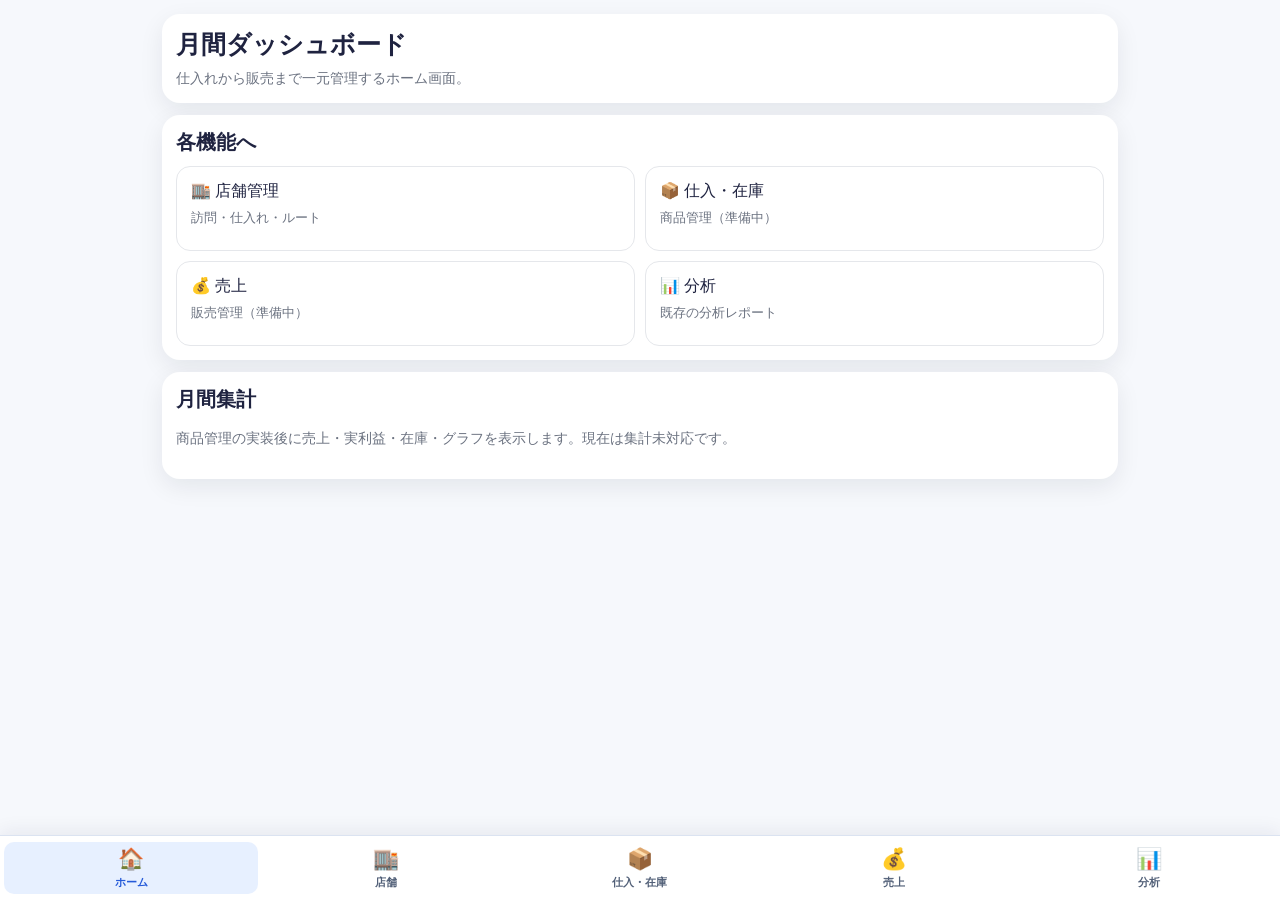
<file: home.html>
<!DOCTYPE html><html lang="ja"><head><meta charset="UTF-8"><meta name="viewport" content="width=device-width, initial-scale=1, viewport-fit=cover"><meta name="theme-color" content="#3976f6"><meta name="apple-mobile-web-app-capable" content="yes"><link rel="manifest" href="./manifest.json"><link rel="stylesheet" href="./css/style.css?v=routesearch2"><link rel="stylesheet" href="./css/pro-nav.css?v=1"><title>月間ダッシュボード - せどりGPS店舗管理PRO</title></head><body class="proNavPage"><main class="container"><header class="appHeader card"><h1 class="appTitle">月間ダッシュボード</h1><div class="appSub">仕入れから販売まで一元管理するホーム画面。</div></header><section class="card"><h2 class="sectionTitle">各機能へ</h2><div class="proLaunchGrid"><a href="./index.html">🏬 店舗管理<small>訪問・仕入れ・ルート</small></a><a href="./inventory.html">📦 仕入・在庫<small>商品管理（準備中）</small></a><a href="./sales.html">💰 売上<small>販売管理（準備中）</small></a><a href="./report.html">📊 分析<small>既存の分析レポート</small></a></div></section><section class="card"><h2 class="sectionTitle">月間集計</h2><p class="proStageNote">商品管理の実装後に売上・実利益・在庫・グラフを表示します。現在は集計未対応です。</p></section></main><nav class="proBottomNav" aria-label="メインメニュー"><a href="./home.html" aria-current="page"><span aria-hidden="true">🏠</span><span>ホーム</span></a><a href="./index.html"><span aria-hidden="true">🏬</span><span>店舗</span></a><a href="./inventory.html"><span aria-hidden="true">📦</span><span>仕入・在庫</span></a><a href="./sales.html"><span aria-hidden="true">💰</span><span>売上</span></a><a href="./report.html"><span aria-hidden="true">📊</span><span>分析</span></a></nav></body></html>
</file>
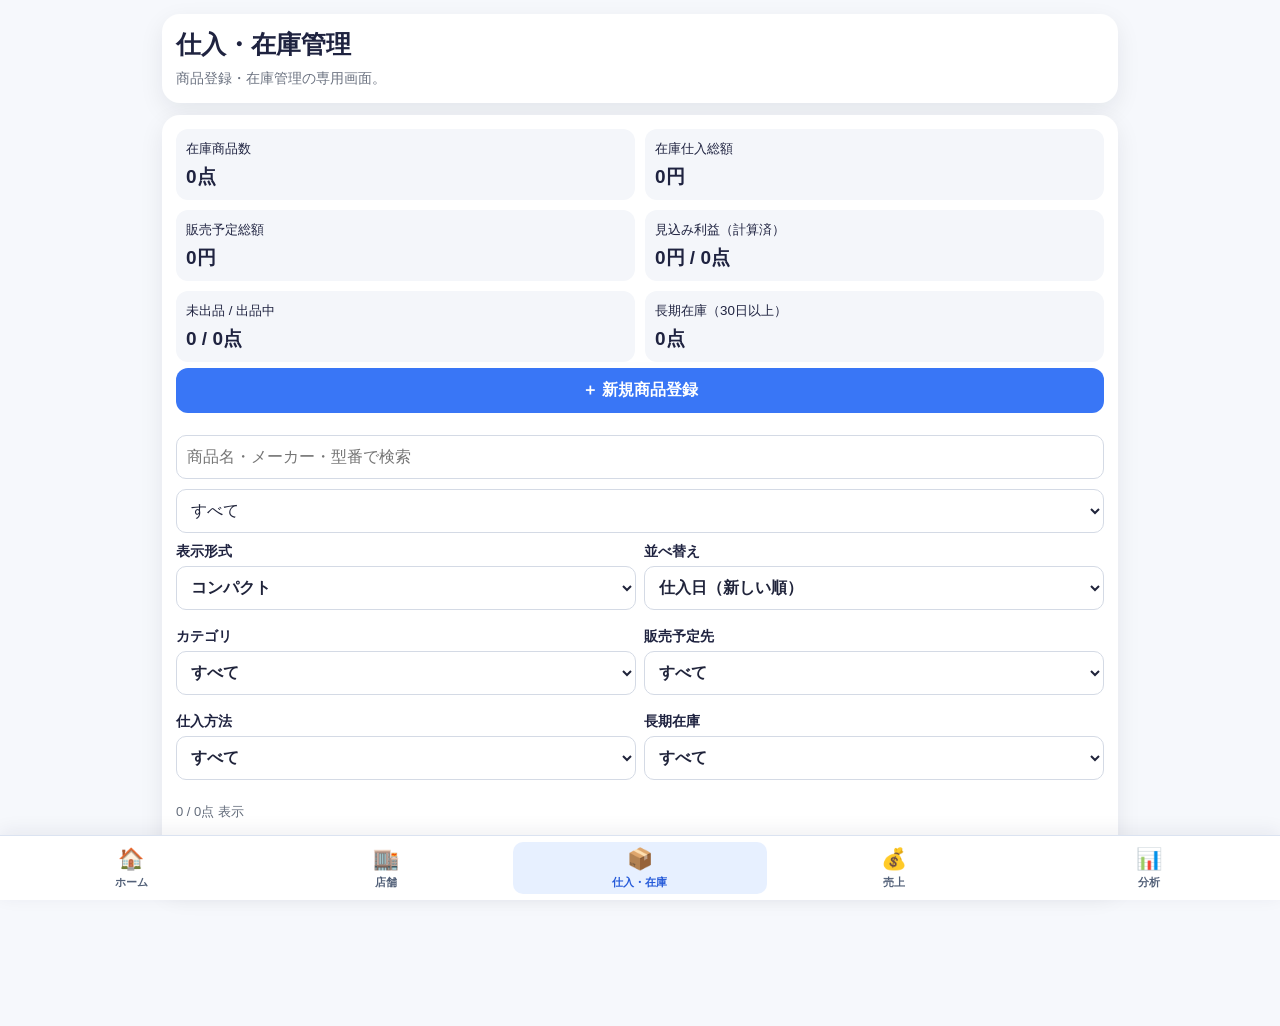
<file: inventory.html>
<!DOCTYPE html><html lang="ja"><head><meta charset="UTF-8"><meta name="viewport" content="width=device-width, initial-scale=1, viewport-fit=cover"><meta name="theme-color" content="#3976f6"><meta name="apple-mobile-web-app-capable" content="yes"><link rel="manifest" href="./manifest.json"><link rel="stylesheet" href="./css/style.css?v=routesearch2"><link rel="stylesheet" href="./css/pro-nav.css?v=1"><title>仕入・在庫管理 - せどりGPS店舗管理PRO</title><style>.inv [hidden],#editor[hidden]{display:none!important}.invgrid{display:grid;grid-template-columns:repeat(2,minmax(0,1fr));gap:10px}.invgrid>div{background:#f4f6fa;padding:12px;border-radius:12px}.inv label{display:block;font-size:14px;font-weight:600;min-width:0}.inv input,.inv select,.inv textarea{display:block;width:100%;box-sizing:border-box;min-width:0;font-size:16px;padding:10px;margin:5px 0 10px;border:1px solid #d4dae5;border-radius:10px;background:white;color:#20243b}.inv button{margin:6px 0;padding:12px;border-radius:12px;border:0;background:#edf0f5;color:#20243b;font-weight:bold}.inv button.invprimary{width:100%;background:#3976f6;color:white}.invitem{display:flex;gap:12px;border-top:1px solid #ddd;padding:12px 0;overflow-wrap:anywhere}.invitem img,#preview{width:85px;height:85px;object-fit:contain;border-radius:8px}.invitem>div{flex:1;min-width:0}.invwide{grid-column:1/-1}.invsmall{font-size:13px;color:#626b7a}.inv input[type=date]{appearance:none;-webkit-appearance:none;max-width:100%;min-width:0!important;width:100%!important;box-sizing:border-box!important;padding-inline:8px}.inv input[type=date]::-webkit-date-and-time-value{min-width:0;text-align:left}.inv input[readonly]{background:#f4f6fa}.invgrid>div h3{margin:6px 0 0;font-size:19px}.invgrid>div{padding:10px}.invtools{display:grid;grid-template-columns:repeat(2,minmax(0,1fr));gap:8px}.invtools label{min-width:0}.invitem p{margin:5px 0;font-size:14px}.invitem button{margin:6px 8px 0 0}.invtag{display:inline-block;padding:3px 8px;border-radius:8px;font-size:12px;background:#edf0f5;margin:3px 5px 3px 0}.invtag.listed{background:#e3edff;color:#2457b7}.invtag.old{background:#fff0d6;color:#875000}.invtag.veryold{background:#ffe4e4;color:#a32222}.invpositive{color:#167347}.invnegative{color:#b42318}.invitem.compact img{width:64px;height:64px}.invitem.compact{gap:9px}.invitem .invsmall{font-size:12px}.inv #editor{scroll-margin-top:20px}</style></head><body class="proNavPage"><main class="container"><header class="appHeader card"><h1 class="appTitle">仕入・在庫管理</h1><div class="appSub">商品登録・在庫管理の専用画面。</div></header><section class="card inv"><div id="stats" class="invgrid"></div><button id="add" class="invprimary">＋ 新規商品登録</button><p id="notice" role="status"></p><input id="search" placeholder="商品名・メーカー・型番で検索"><select id="filter"><option value="">すべて</option><option>未出品</option><option>出品中</option><option>販売済</option></select><div class="invtools"><label>表示形式<select id="layout"><option value="compact">コンパクト</option><option value="detail">詳細</option></select></label><label>並べ替え<select id="sort"><option value="new">仕入日（新しい順）</option><option value="old">在庫日数（長い順）</option><option value="profit">見込み利益（高い順）</option><option value="margin">利益率（高い順）</option></select></label><label>カテゴリ<select id="categoryFilter"><option value="">すべて</option></select></label><label>販売予定先<select id="platformFilter"><option value="">すべて</option></select></label><label>仕入方法<select id="methodFilter"><option value="">すべて</option><option>店舗</option><option>電脳</option></select></label><label>長期在庫<select id="ageFilter"><option value="0">すべて</option><option value="30">30日以上</option><option value="60">60日以上</option><option value="90">90日以上</option></select></label></div><p id="count" class="invsmall"></p><div id="items"></div></section><section class="card inv" id="editor" hidden><h2>商品登録・編集</h2><form id="form"><div id="fields" class="invgrid"></div><label>商品写真（1枚）<input id="photo" type="file" accept="image/*"></label><img id="preview" hidden alt="商品写真"><button type="button" id="removePhoto">写真を削除</button><p id="estimate"></p><button class="invprimary" type="submit">保存する</button><button type="button" id="cancel">キャンセル</button></form></section></main><nav class="proBottomNav" aria-label="メインメニュー"><a href="./home.html"><span aria-hidden="true">🏠</span><span>ホーム</span></a><a href="./index.html"><span aria-hidden="true">🏬</span><span>店舗</span></a><a href="./inventory.html" aria-current="page"><span aria-hidden="true">📦</span><span>仕入・在庫</span></a><a href="./sales.html"><span aria-hidden="true">💰</span><span>売上</span></a><a href="./report.html"><span aria-hidden="true">📊</span><span>分析</span></a></nav><script src="./js/inventory.js?v=3"></script></body></html>
</file>
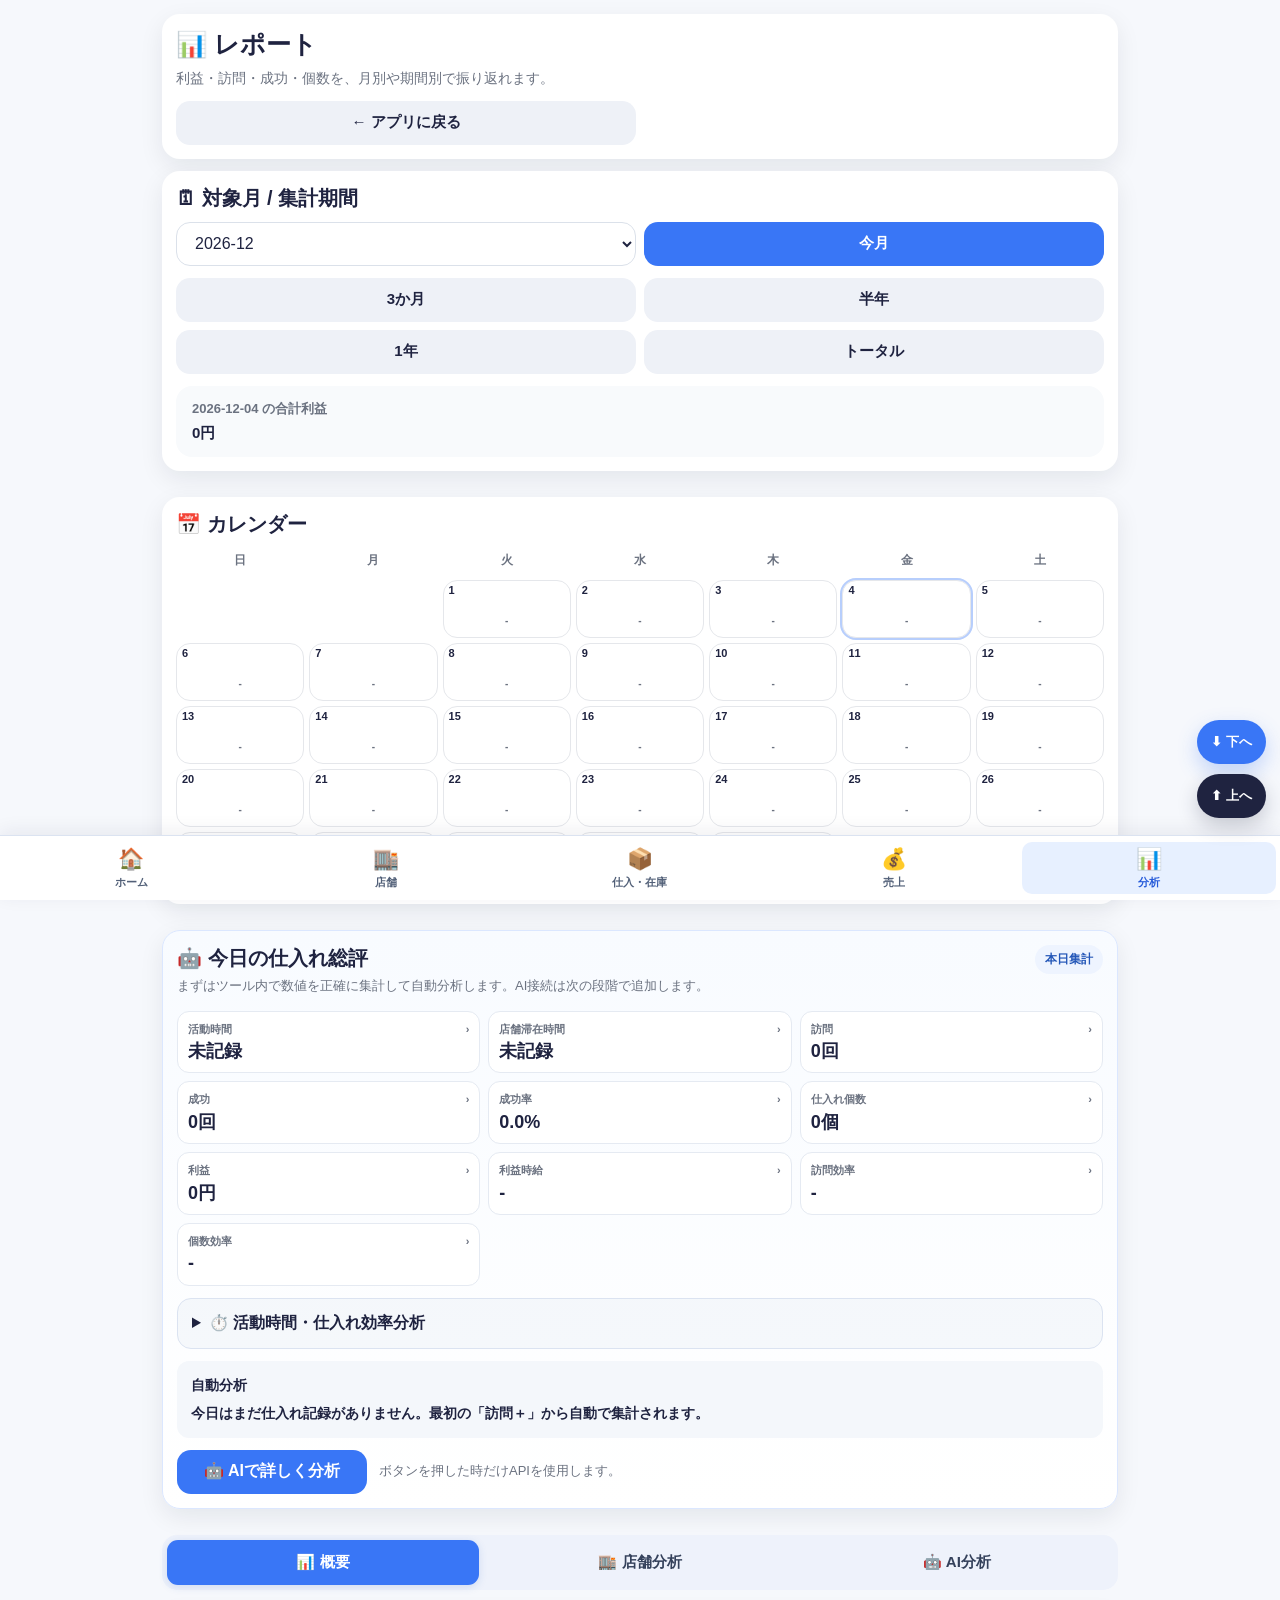
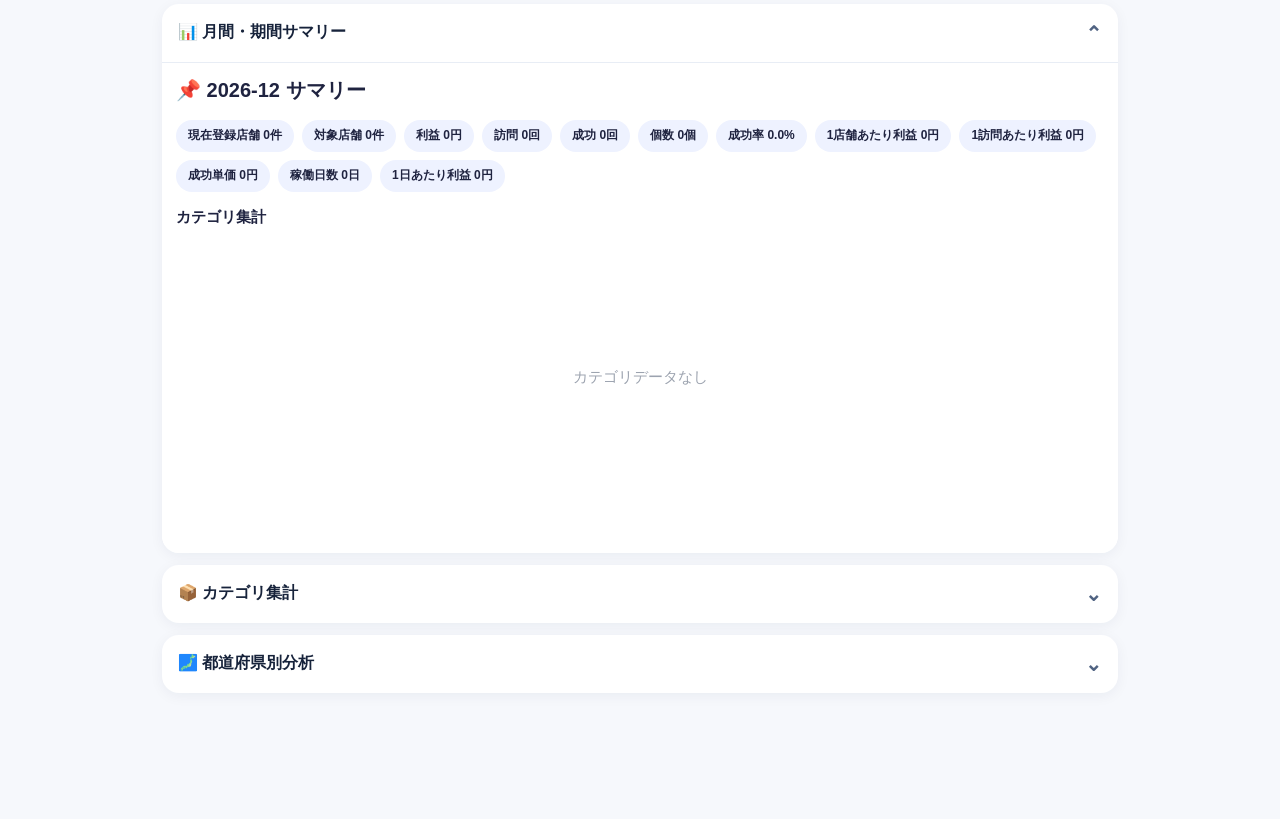
<file: report.html>
<!DOCTYPE html>
<html lang="ja">
<head>
  <meta charset="UTF-8">
  <meta
    name="viewport"
    content="width=device-width, initial-scale=1, viewport-fit=cover"
  >
  <title>せどりGPS店舗管理PRO - レポート</title>

  <meta name="theme-color" content="#3976f6">
  <meta name="apple-mobile-web-app-capable" content="yes">
  <meta name="apple-mobile-web-app-status-bar-style" content="default">
  <meta name="apple-mobile-web-app-title" content="せどりGPS店舗管理PRO">

  <link rel="manifest" href="./manifest.json">
  <link rel="apple-touch-icon" href="./icons/icon-192.png">
  <link rel="stylesheet" href="./css/style.css?v=reporttabs20261122">
  <link rel="stylesheet" href="./css/pro-nav.css?v=1">
</head>
<body class="proNavPage">
  <div class="container">
    <header class="appHeader card">
      <h1 class="appTitle">📊 レポート</h1>
      <div class="appSub">
        利益・訪問・成功・個数を、月別や期間別で振り返れます。
      </div>

      <div class="row2 mt12">
        <button class="ghostBtn" onclick="location.href='./index.html'">← アプリに戻る</button>
      </div>
    </header>

    <section class="card" id="aiPeriodAnalysisCard">
  <h2 class="sectionTitle">📊 指定期間のAI総評</h2>
  <div class="mini" id="aiPeriodLabel">3か月・半年・1年・トータルを選んで分析できます。</div>
  <button class="primaryBtn" type="button" id="aiPeriodAnalysisBtn" onclick="requestAiPeriodAnalysis()">🤖 この期間をAIで分析</button>
  <div class="mini" id="aiPeriodAnalysisMeta">ボタンを押した時だけAPIを使用します。</div>
  <div id="aiPeriodAnalysisResult" class="aiDeepAnalysisResult" hidden></div>
  <div class="aiChatPanel" id="aiChatPanel-period" hidden>
  <div class="aiChatHeading">💬 このAI分析について質問する</div>
  <div class="aiChatHistory" id="aiChatHistory-period" aria-live="polite"></div>
  <div class="aiChatInputRow"><textarea id="aiChatInput-period" rows="2" maxlength="1000" placeholder="例：次回どの店舗を優先すべき？"></textarea><button type="button" class="primaryBtn" id="aiChatSend-period" onclick="sendAiChat('period')">送信</button></div>
  <div class="mini" id="aiChatStatus-period">質問するとAI APIを使用します。履歴はこの端末に保存されます。</div>
</div>
</section>
<section class="card aiSourcingSummaryCard" id="aiSourcingSummaryCard">
      <div class="aiSourcingSummaryHead">
        <div>
          <h2 id="aiSourcingSummaryTitle" class="sectionTitle" style="margin-bottom:4px;">🤖 今日の仕入れ総評</h2>
          <div class="mini">まずはツール内で数値を正確に集計して自動分析します。AI接続は次の段階で追加します。</div>
        </div>
        <div id="aiSourcingSummaryState" class="aiSourcingSummaryState">集計中</div>
      </div>
      <div id="aiSourcingMetrics" class="aiSourcingMetrics"></div>
      <div id="aiSourcingComment" class="aiSourcingComment"></div>
      <div class="aiDeepAnalysisActions">
        <button id="aiDeepAnalysisBtn" type="button" class="primaryBtn" onclick="requestAiDeepAnalysis()">🤖 AIで詳しく分析</button>
        <div id="aiDeepAnalysisMeta" class="mini"></div>
      </div>
      <div id="aiDeepAnalysisResult" class="aiDeepAnalysisResult" hidden></div><div class="aiChatPanel" id="aiChatPanel-daily" hidden>
  <div class="aiChatHeading">💬 このAI分析について質問する</div>
  <div class="aiChatHistory" id="aiChatHistory-daily" aria-live="polite"></div>
  <div class="aiChatInputRow"><textarea id="aiChatInput-daily" rows="2" maxlength="1000" placeholder="例：次回どの店舗を優先すべき？"></textarea><button type="button" class="primaryBtn" id="aiChatSend-daily" onclick="sendAiChat('daily')">送信</button></div>
  <div class="mini" id="aiChatStatus-daily">質問するとAI APIを使用します。履歴はこの端末に保存されます。</div>
</div>
    </section>

    <section class="card aiMonthlySummaryCard" id="aiMonthlySummaryCard">
      <div class="aiSourcingSummaryHead">
        <div>
          <h2 id="aiMonthlySummaryTitle" class="sectionTitle" style="margin-bottom:4px;">📅 月のAI総評</h2>
          <div class="mini">選択中の1か月を、利益・成功率・店舗・仕入れ日数・時間効率までまとめてAIが振り返ります。</div>
        </div>
        <div id="aiMonthlySummaryState" class="aiSourcingSummaryState">月間集計</div>
      </div>
      <div class="aiDeepAnalysisActions">
        <button id="aiMonthlyAnalysisBtn" type="button" class="primaryBtn" onclick="requestAiMonthlyAnalysis()">📅 この月をAIで総評</button>
        <div id="aiMonthlyAnalysisMeta" class="mini">ボタンを押した時だけAPIを使用します。</div>
      </div>
      <div id="aiMonthlyAnalysisResult" class="aiDeepAnalysisResult" hidden></div><div class="aiChatPanel" id="aiChatPanel-monthly" hidden>
  <div class="aiChatHeading">💬 このAI分析について質問する</div>
  <div class="aiChatHistory" id="aiChatHistory-monthly" aria-live="polite"></div>
  <div class="aiChatInputRow"><textarea id="aiChatInput-monthly" rows="2" maxlength="1000" placeholder="例：次回どの店舗を優先すべき？"></textarea><button type="button" class="primaryBtn" id="aiChatSend-monthly" onclick="sendAiChat('monthly')">送信</button></div>
  <div class="mini" id="aiChatStatus-monthly">質問するとAI APIを使用します。履歴はこの端末に保存されます。</div>
</div>
    </section>

    <section class="card aiNextPlanCard" id="aiNextPlanCard">
      <div class="aiNextPlanHead">
        <div>
          <h2 class="sectionTitle" style="margin-bottom:4px;">🧭 AI次回仕入れプラン</h2>
          <div class="mini">予定を入力すると、蓄積した店舗実績からAIが優先店舗・時間配分・狙い方を提案します。</div>
        </div>
        <div class="aiSourcingSummaryState">第1段階</div>
      </div>
      <div class="aiNextPlanInputs">
        <label class="aiNextPlanField"><span>予定日</span><input id="aiPlanDate" type="date"></label>
        <label class="aiNextPlanField"><span>開始予定</span><input id="aiPlanStartTime" type="time"></label>
        <label class="aiNextPlanField"><span>仕入れ予定時間</span><div class="aiNextPlanUnit"><input id="aiPlanHours" type="number" inputmode="decimal" min="0.5" max="16" step="0.5"><span>時間</span></div></label>
        <label class="aiNextPlanField"><span>目標利益</span><div class="aiNextPlanUnit"><input id="aiPlanTargetProfit" type="number" inputmode="numeric" min="0" step="1000"><span>円</span></div></label>
      </div>
      <div class="aiNextPlanActions">
        <button id="aiNextPlanBtn" type="button" class="primaryBtn" onclick="requestAiNextPlan()">🤖 次回の仕入れプランを作る</button>
        <div id="aiNextPlanMeta" class="mini">ボタンを押した時だけAPIを使用します。</div>
      </div>
      <div id="aiNextPlanResult" class="aiNextPlanResult" hidden></div><div class="aiChatPanel" id="aiChatPanel-plan" hidden>
  <div class="aiChatHeading">💬 このAI分析について質問する</div>
  <div class="aiChatHistory" id="aiChatHistory-plan" aria-live="polite"></div>
  <div class="aiChatInputRow"><textarea id="aiChatInput-plan" rows="2" maxlength="1000" placeholder="例：次回どの店舗を優先すべき？"></textarea><button type="button" class="primaryBtn" id="aiChatSend-plan" onclick="sendAiChat('plan')">送信</button></div>
  <div class="mini" id="aiChatStatus-plan">質問するとAI APIを使用します。履歴はこの端末に保存されます。</div>
</div>
      <div id="aiRouteChoicePanel" class="aiRouteChoicePanel" hidden></div>
      <div id="aiNextPlanRouteActions" class="aiNextPlanRouteActions" hidden>
        <button id="aiApplyRouteBtn" type="button" class="primaryBtn" onclick="applyAiNextPlanToTodayRoute()">🗺️ このAIプランを今日のルートに設定</button>
        <button id="aiOptimizeRouteBtn" type="button" class="ghostBtn aiOptimizeRouteBtn" onclick="applyAiOptimizedPlanToTodayRoute()">⚡ 現在地から移動効率も含めて最適化</button>
        <div id="aiApplyRouteMeta" class="mini">上はAI提案順のまま反映。⚡は現在地・直線距離・店舗期待値・成功率・再訪間隔を組み合わせて順番を最適化します。</div>
      </div>
    </section>

    <section class="card">
      <h2 class="sectionTitle">🗓 対象月 / 集計期間</h2>

      <div id="monthPickerWrap">
        <div class="row2" style="margin-bottom:12px;">
          <select id="monthPicker" onchange="changeReportMonth(this.value)"></select>
          <button
            type="button"
            id="goCurrentMonthBtn"
            class="ghostBtn"
            onclick="goCurrentMonth()"
          >
            今月
          </button>
        </div>
      </div>

      <div id="reportRangeButtons" class="row2" style="margin-bottom:12px;"></div>

      <div id="selectedDayBar" class="selectedDayBar">
        <div class="dayStickyLabel">日付をタップするとここに表示されます</div>
        <div class="dayStickyValue">その日の合計利益 <strong>-</strong></div>
      </div>
    </section>

    <section class="card">
      <h2 class="sectionTitle">📅 カレンダー</h2>
      <div id="calendarWrap"></div>
    </section>

    <section class="card" id="monthSummaryCard"></section>

    <section id="topStoresWrap"></section>

    <section class="card" id="storeEfficiencyCard" aria-label="店舗別時間効率"></section>

    <section class="card">
      <h2 class="sectionTitle">📦 カテゴリ集計</h2>
      <div id="categoryWrap"></div>
    </section>

    <section class="card">
      <h2 class="sectionTitle">🗾 都道府県別分析</h2>
      <div id="prefAnalysisWrap"></div>
    </section>
  </div>


  <div class="floatingJumpButtons reportFloatingJumpButtons" aria-label="レポート内移動">
    <button type="button" class="floatingJumpBtn" onclick="scrollReportToBottom()">
      ⬇ 下へ
    </button>
    <button type="button" class="floatingJumpBtn topBtn" onclick="scrollReportToTop()">
      ⬆ 上へ
    </button>
  </div>

  <div
    id="detailModal"
    class="detailModal"
    aria-hidden="true"
    onclick="closeDetailModal(event)"
  >
    <div class="detailModalCard">
      <div class="detailModalHeader">
        <div id="detailTitle" class="detailModalTitle">詳細</div>
        <button type="button" class="ghostBtn" onclick="hideDetailModal()">閉じる</button>
      </div>
      <div id="detailBody" class="detailModalBody"></div>
    </div>
  </div>


  <script>
  /* Report layout only: move existing sections, preserving their IDs and event handlers. */
  (function () {
    const container = document.querySelector('body > .container');
    const header = container && container.querySelector('.appHeader');
    if (!container || !header) return;
    const get = id => document.getElementById(id);
    const sectionOf = id => { const el = get(id); return el && el.closest('section'); };
    const picker = sectionOf('monthPicker');
    const calendar = sectionOf('calendarWrap');
    const daily = get('aiSourcingSummaryCard');
    if (!picker || !calendar || !daily) return;

    const host = document.createElement('div');
    host.id = 'reportOrganizedLayout';
    host.className = 'reportOrganizedLayout';
    header.insertAdjacentElement('afterend', host);
    host.append(picker, calendar, daily);

    const nav = document.createElement('div');
    nav.className = 'reportTabBar';
    nav.setAttribute('role', 'tablist');
    nav.setAttribute('aria-label', 'レポート表示切り替え');
    host.append(nav);
    const panels = {};
    for (const [key, title] of [['overview','📊 概要'],['stores','🏬 店舗分析'],['ai','🤖 AI分析']]) {
      const button = document.createElement('button');
      button.type = 'button';
      button.className = 'reportTabButton';
      button.id = 'report-tab-' + key;
      button.setAttribute('role', 'tab');
      button.setAttribute('aria-controls', 'report-panel-' + key);
      button.textContent = title;
      nav.append(button);
      const panel = document.createElement('div');
      panel.className = 'reportTabPanel';
      panel.id = 'report-panel-' + key;
      panel.setAttribute('role', 'tabpanel');
      panel.setAttribute('aria-labelledby', button.id);
      host.append(panel);
      panels[key] = panel;
      button.addEventListener('click', () => activate(key));
    }

    function addSection(tab, id, title, initiallyOpen) {
      const section = sectionOf(id);
      if (!section) return;
      const details = document.createElement('details');
      details.className = 'reportFold';
      details.open = initiallyOpen;
      const summary = document.createElement('summary');
      summary.textContent = title;
      details.append(summary, section);
      panels[tab].append(details);
    }
    addSection('overview','monthSummaryCard','📊 月間・期間サマリー',true);
    addSection('overview','categoryWrap','📦 カテゴリ集計',false);
    addSection('overview','prefAnalysisWrap','🗾 都道府県別分析',false);
    addSection('stores','topStoresWrap','🏆 店舗ランキング',true);
    addSection('stores','storeEfficiencyCard','⏱️ 店舗別・仕入れ時間効率',false);
    addSection('ai','aiMonthlySummaryCard','📅 月のAI総評',true);
    addSection('ai','aiPeriodAnalysisCard','📊 指定期間のAI総評',false);
    addSection('ai','aiNextPlanCard','🧭 AI次回仕入れプラン',false);

    const tabKey = 'sedori_report_active_tab_v1';
    function activate(key) {
      if (!panels[key]) key = 'overview';
      for (const [name, panel] of Object.entries(panels)) {
        const selected = name === key;
        panel.hidden = !selected;
        const button = get('report-tab-' + name);
        button.setAttribute('aria-selected', String(selected));
        button.tabIndex = selected ? 0 : -1;
        button.classList.toggle('isActive', selected);
      }
      try { localStorage.setItem(tabKey, key); } catch (_) {}
    }
    let saved = 'overview';
    try { saved = localStorage.getItem(tabKey) || saved; } catch (_) {}
    activate(saved);
  })();
  </script>
  <script src="./js/report.js?v=efficiency20261121"></script>
<nav class="proBottomNav" aria-label="メインメニュー"><a href="./home.html"><span aria-hidden="true">🏠</span><span>ホーム</span></a><a href="./index.html"><span aria-hidden="true">🏬</span><span>店舗</span></a><a href="./inventory.html"><span aria-hidden="true">📦</span><span>仕入・在庫</span></a><a href="./sales.html"><span aria-hidden="true">💰</span><span>売上</span></a><a href="./report.html" aria-current="page"><span aria-hidden="true">📊</span><span>分析</span></a></nav>
</body>
</html>
</file>
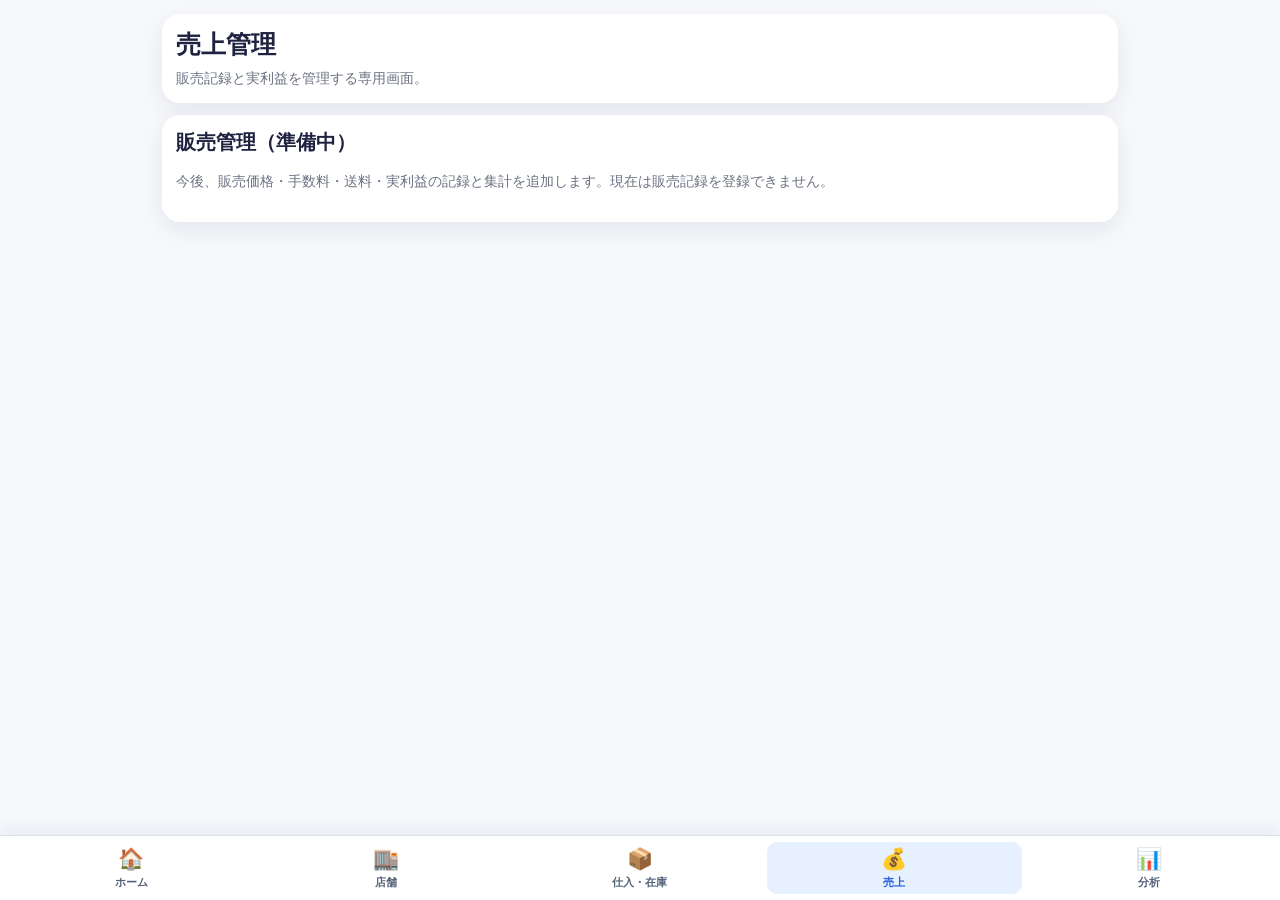
<file: sales.html>
<!DOCTYPE html><html lang="ja"><head><meta charset="UTF-8"><meta name="viewport" content="width=device-width, initial-scale=1, viewport-fit=cover"><meta name="theme-color" content="#3976f6"><meta name="apple-mobile-web-app-capable" content="yes"><link rel="manifest" href="./manifest.json"><link rel="stylesheet" href="./css/style.css?v=routesearch2"><link rel="stylesheet" href="./css/pro-nav.css?v=1"><title>売上管理 - せどりGPS店舗管理PRO</title></head><body class="proNavPage"><main class="container"><header class="appHeader card"><h1 class="appTitle">売上管理</h1><div class="appSub">販売記録と実利益を管理する専用画面。</div></header><section class="card"><h2 class="sectionTitle">販売管理（準備中）</h2><p class="proStageNote">今後、販売価格・手数料・送料・実利益の記録と集計を追加します。現在は販売記録を登録できません。</p></section></main><nav class="proBottomNav" aria-label="メインメニュー"><a href="./home.html"><span aria-hidden="true">🏠</span><span>ホーム</span></a><a href="./index.html"><span aria-hidden="true">🏬</span><span>店舗</span></a><a href="./inventory.html"><span aria-hidden="true">📦</span><span>仕入・在庫</span></a><a href="./sales.html" aria-current="page"><span aria-hidden="true">💰</span><span>売上</span></a><a href="./report.html"><span aria-hidden="true">📊</span><span>分析</span></a></nav></body></html>
</file>
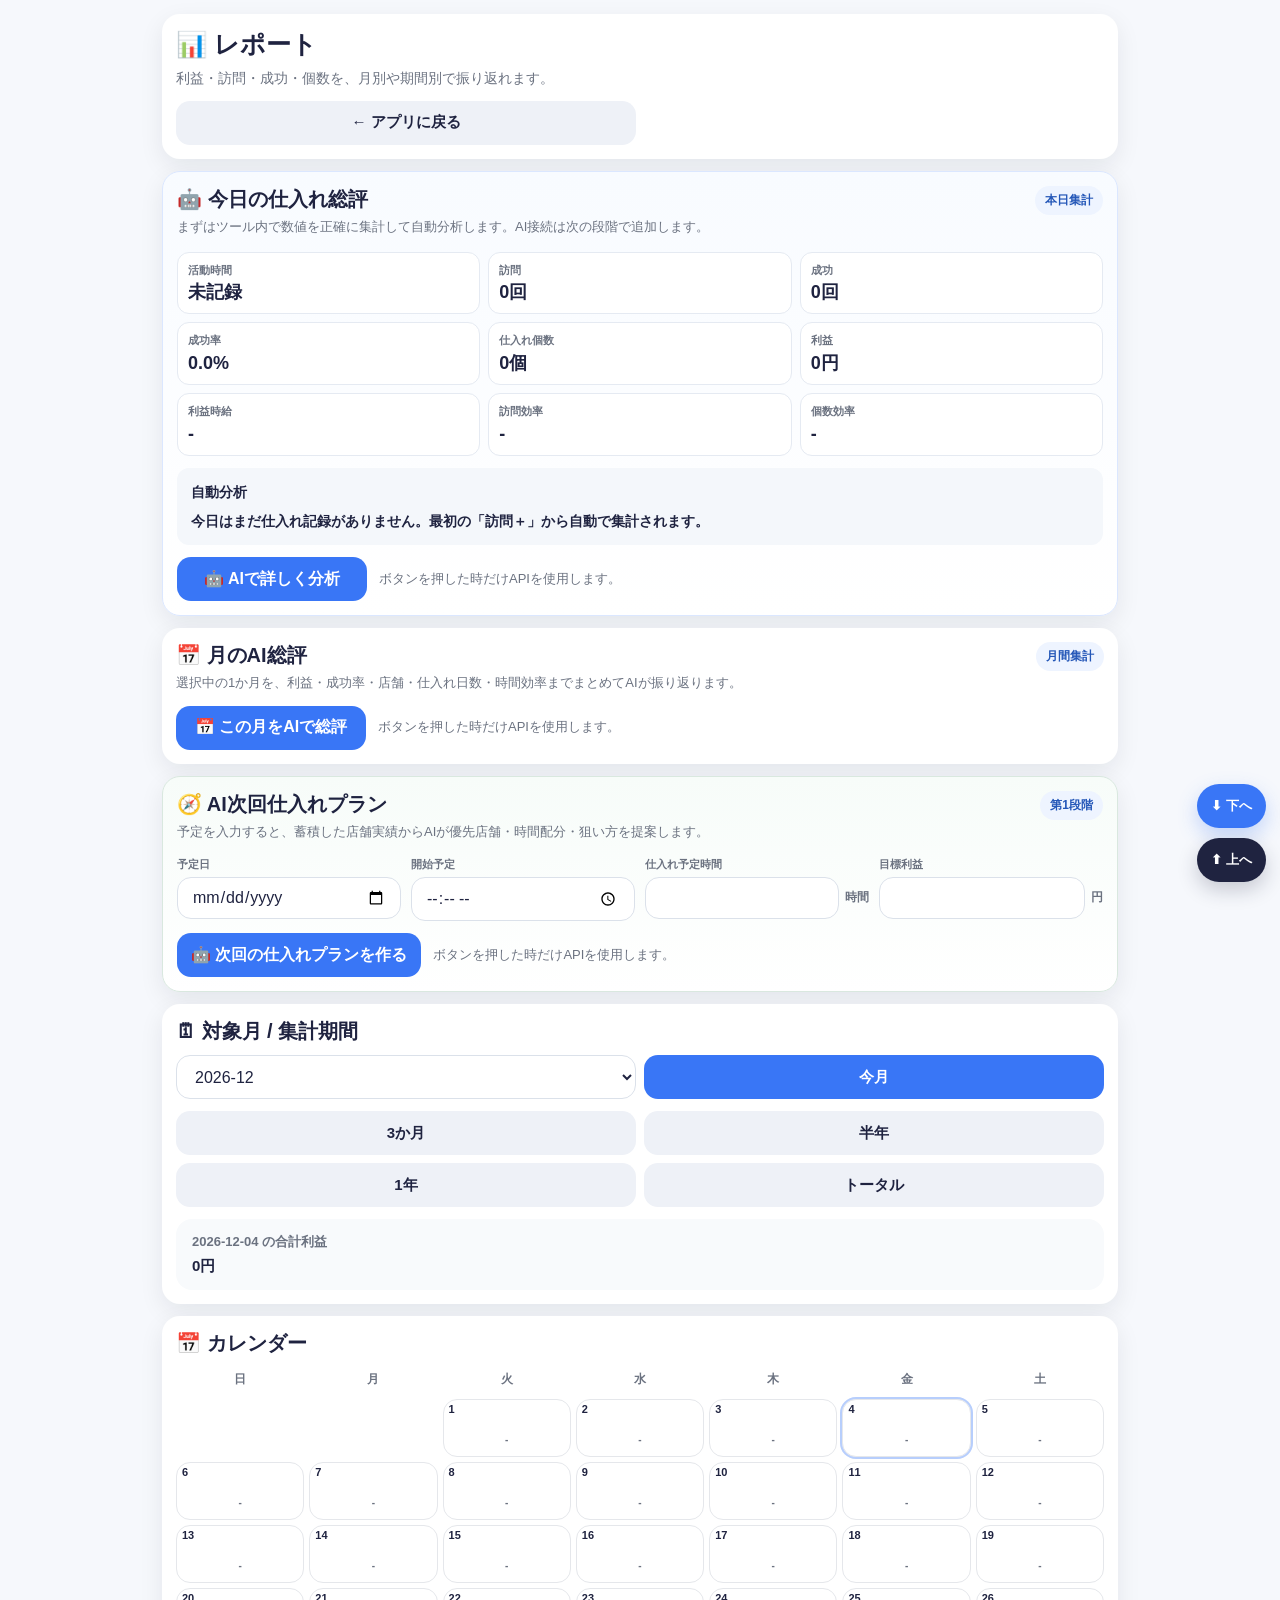
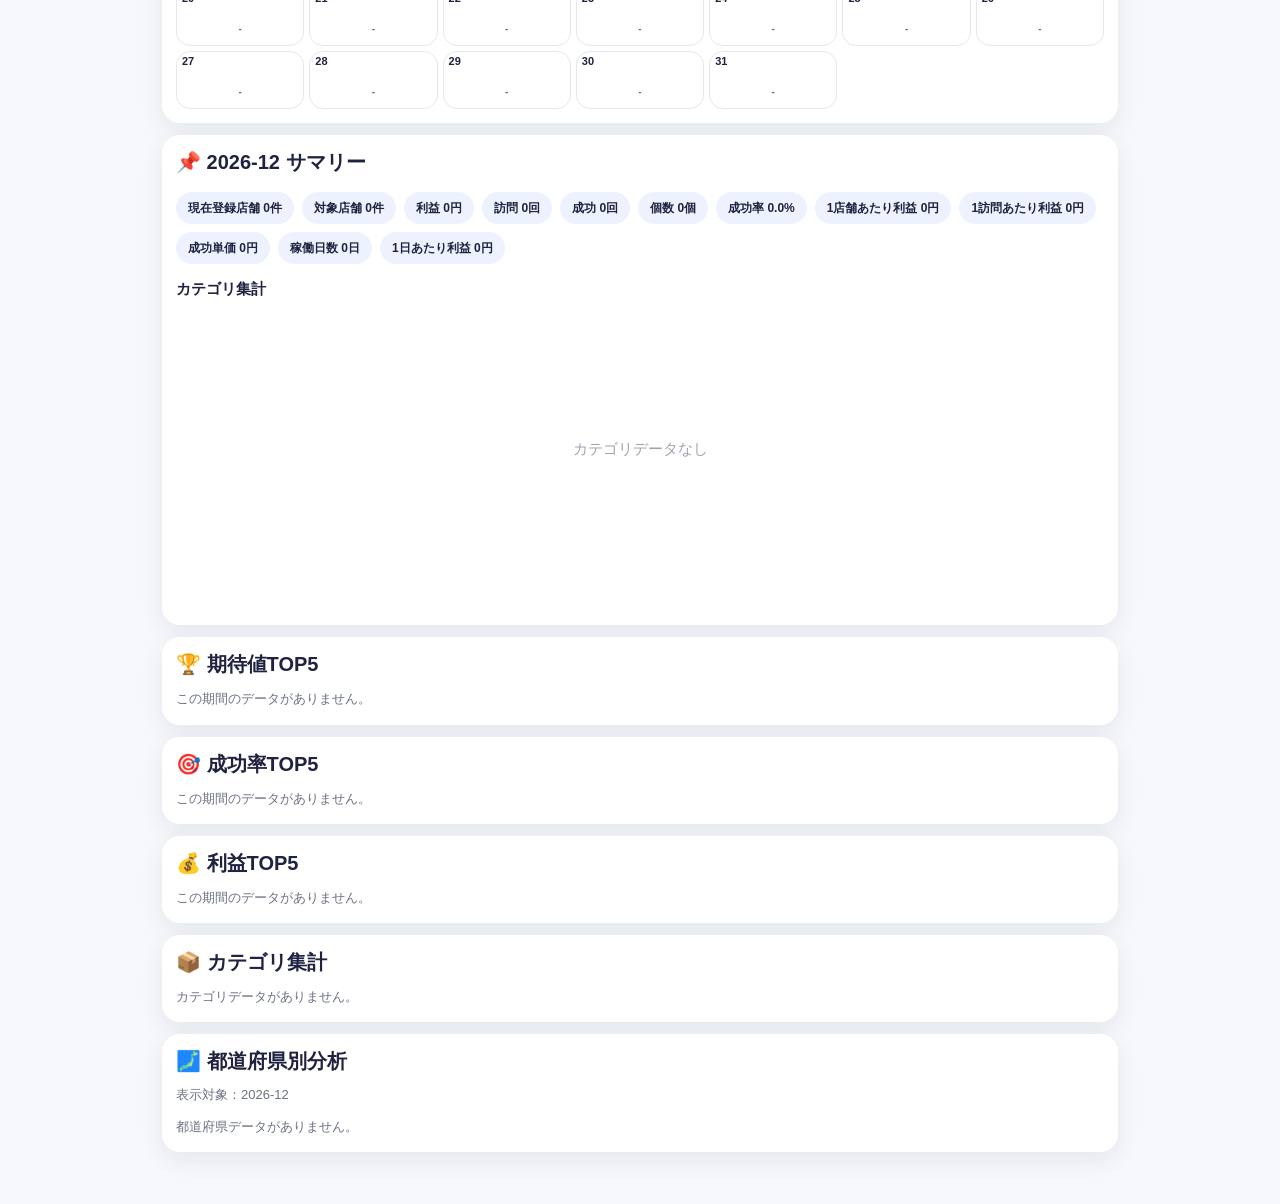
<file: sedori-app2-main/report.html>
<!DOCTYPE html>
<html lang="ja">
<head>
  <meta charset="UTF-8">
  <meta
    name="viewport"
    content="width=device-width, initial-scale=1, viewport-fit=cover"
  >
  <title>せどりGPS店舗管理PRO - レポート</title>

  <meta name="theme-color" content="#3976f6">
  <meta name="apple-mobile-web-app-capable" content="yes">
  <meta name="apple-mobile-web-app-status-bar-style" content="default">
  <meta name="apple-mobile-web-app-title" content="せどりGPS店舗管理PRO">

  <link rel="manifest" href="./manifest.json">
  <link rel="apple-touch-icon" href="./icons/icon-192.png">
  <link rel="stylesheet" href="./css/style.css">
</head>
<body>
  <div class="container">
    <header class="appHeader card">
      <h1 class="appTitle">📊 レポート</h1>
      <div class="appSub">
        利益・訪問・成功・個数を、月別や期間別で振り返れます。
      </div>

      <div class="row2 mt12">
        <button class="ghostBtn" onclick="location.href='./index.html'">← アプリに戻る</button>
      </div>
    </header>

    <section class="card aiSourcingSummaryCard" id="aiSourcingSummaryCard">
      <div class="aiSourcingSummaryHead">
        <div>
          <h2 id="aiSourcingSummaryTitle" class="sectionTitle" style="margin-bottom:4px;">🤖 今日の仕入れ総評</h2>
          <div class="mini">まずはツール内で数値を正確に集計して自動分析します。AI接続は次の段階で追加します。</div>
        </div>
        <div id="aiSourcingSummaryState" class="aiSourcingSummaryState">集計中</div>
      </div>
      <div id="aiSourcingMetrics" class="aiSourcingMetrics"></div>
      <div id="aiSourcingComment" class="aiSourcingComment"></div>
      <div class="aiDeepAnalysisActions">
        <button id="aiDeepAnalysisBtn" type="button" class="primaryBtn" onclick="requestAiDeepAnalysis()">🤖 AIで詳しく分析</button>
        <div id="aiDeepAnalysisMeta" class="mini"></div>
      </div>
      <div id="aiDeepAnalysisResult" class="aiDeepAnalysisResult" hidden></div>
    </section>

    <section class="card aiMonthlySummaryCard" id="aiMonthlySummaryCard">
      <div class="aiSourcingSummaryHead">
        <div>
          <h2 id="aiMonthlySummaryTitle" class="sectionTitle" style="margin-bottom:4px;">📅 月のAI総評</h2>
          <div class="mini">選択中の1か月を、利益・成功率・店舗・仕入れ日数・時間効率までまとめてAIが振り返ります。</div>
        </div>
        <div id="aiMonthlySummaryState" class="aiSourcingSummaryState">月間集計</div>
      </div>
      <div class="aiDeepAnalysisActions">
        <button id="aiMonthlyAnalysisBtn" type="button" class="primaryBtn" onclick="requestAiMonthlyAnalysis()">📅 この月をAIで総評</button>
        <div id="aiMonthlyAnalysisMeta" class="mini">ボタンを押した時だけAPIを使用します。</div>
      </div>
      <div id="aiMonthlyAnalysisResult" class="aiDeepAnalysisResult" hidden></div>
    </section>

    <section class="card aiNextPlanCard" id="aiNextPlanCard">
      <div class="aiNextPlanHead">
        <div>
          <h2 class="sectionTitle" style="margin-bottom:4px;">🧭 AI次回仕入れプラン</h2>
          <div class="mini">予定を入力すると、蓄積した店舗実績からAIが優先店舗・時間配分・狙い方を提案します。</div>
        </div>
        <div class="aiSourcingSummaryState">第1段階</div>
      </div>
      <div class="aiNextPlanInputs">
        <label class="aiNextPlanField"><span>予定日</span><input id="aiPlanDate" type="date"></label>
        <label class="aiNextPlanField"><span>開始予定</span><input id="aiPlanStartTime" type="time"></label>
        <label class="aiNextPlanField"><span>仕入れ予定時間</span><div class="aiNextPlanUnit"><input id="aiPlanHours" type="number" inputmode="decimal" min="0.5" max="16" step="0.5"><span>時間</span></div></label>
        <label class="aiNextPlanField"><span>目標利益</span><div class="aiNextPlanUnit"><input id="aiPlanTargetProfit" type="number" inputmode="numeric" min="0" step="1000"><span>円</span></div></label>
      </div>
      <div class="aiNextPlanActions">
        <button id="aiNextPlanBtn" type="button" class="primaryBtn" onclick="requestAiNextPlan()">🤖 次回の仕入れプランを作る</button>
        <div id="aiNextPlanMeta" class="mini">ボタンを押した時だけAPIを使用します。</div>
      </div>
      <div id="aiNextPlanResult" class="aiNextPlanResult" hidden></div>
      <div id="aiNextPlanRouteActions" class="aiNextPlanRouteActions" hidden>
        <button id="aiApplyRouteBtn" type="button" class="primaryBtn" onclick="applyAiNextPlanToTodayRoute()">🗺️ このAIプランを今日のルートに設定</button>
        <button id="aiOptimizeRouteBtn" type="button" class="ghostBtn aiOptimizeRouteBtn" onclick="applyAiOptimizedPlanToTodayRoute()">⚡ 現在地から移動効率も含めて最適化</button>
        <div id="aiApplyRouteMeta" class="mini">上はAI提案順のまま反映。⚡は現在地・直線距離・店舗期待値・成功率・再訪間隔を組み合わせて順番を最適化します。</div>
      </div>
    </section>

    <section class="card">
      <h2 class="sectionTitle">🗓 対象月 / 集計期間</h2>

      <div id="monthPickerWrap">
        <div class="row2" style="margin-bottom:12px;">
          <select id="monthPicker" onchange="changeReportMonth(this.value)"></select>
          <button
            type="button"
            id="goCurrentMonthBtn"
            class="ghostBtn"
            onclick="goCurrentMonth()"
          >
            今月
          </button>
        </div>
      </div>

      <div id="reportRangeButtons" class="row2" style="margin-bottom:12px;"></div>

      <div id="selectedDayBar" class="selectedDayBar">
        <div class="dayStickyLabel">日付をタップするとここに表示されます</div>
        <div class="dayStickyValue">その日の合計利益 <strong>-</strong></div>
      </div>
    </section>

    <section class="card">
      <h2 class="sectionTitle">📅 カレンダー</h2>
      <div id="calendarWrap"></div>
    </section>

    <section class="card" id="monthSummaryCard"></section>

    <section id="topStoresWrap"></section>

    <section class="card">
      <h2 class="sectionTitle">📦 カテゴリ集計</h2>
      <div id="categoryWrap"></div>
    </section>

    <section class="card">
      <h2 class="sectionTitle">🗾 都道府県別分析</h2>
      <div id="prefAnalysisWrap"></div>
    </section>
  </div>


  <div class="floatingJumpButtons reportFloatingJumpButtons" aria-label="レポート内移動">
    <button type="button" class="floatingJumpBtn" onclick="scrollReportToBottom()">
      ⬇ 下へ
    </button>
    <button type="button" class="floatingJumpBtn topBtn" onclick="scrollReportToTop()">
      ⬆ 上へ
    </button>
  </div>

  <div
    id="detailModal"
    class="detailModal"
    aria-hidden="true"
    onclick="closeDetailModal(event)"
  >
    <div class="detailModalCard">
      <div class="detailModalHeader">
        <div id="detailTitle" class="detailModalTitle">詳細</div>
        <button type="button" class="ghostBtn" onclick="hideDetailModal()">閉じる</button>
      </div>
      <div id="detailBody" class="detailModalBody"></div>
    </div>
  </div>

  <script src="./js/report.js?v=aiaccordion1"></script>
</body>
</html>
</file>
<file: css/style.css>
:root{
  --bg:#f6f8fc;
  --card:#ffffff;
  --text:#1f2340;
  --sub:#6b7280;
  --line:#e5e7eb;
  --primary:#3976f6;
  --primary-dark:#255ad9;
  --green:#129b52;
  --green-bg:#dff7e8;
  --blue:#2563eb;
  --blue-bg:#e7f0ff;
  --orange:#ea580c;
  --orange-bg:#fff0e1;
  --danger:#dc2626;
  --danger-bg:#fef2f2;
  --warn:#b7791f;
  --warn-bg:#fff4d8;
  --soft:#eef1f7;
  --shadow:0 8px 24px rgba(15,23,42,.08);
  --radius:18px;
}

*{
  box-sizing:border-box;
}

html,body{
  margin:0;
  padding:0;
  background:var(--bg);
  color:var(--text);
  font-family:-apple-system,BlinkMacSystemFont,"Hiragino Sans","Yu Gothic","Meiryo",sans-serif;
  -webkit-text-size-adjust:100%;
}

body{
  min-height:100vh;
}

img{
  max-width:100%;
  display:block;
}

button,
input,
select,
textarea{
  font:inherit;
}

button{
  appearance:none;
  -webkit-appearance:none;
  border:none;
  border-radius:14px;
  min-height:44px;
  padding:0 14px;
  font-weight:800;
  cursor:pointer;
  transition:transform .08s ease, opacity .12s ease, box-shadow .12s ease, background .12s ease;
  box-shadow:none;
  white-space:nowrap;
}

button:active,
button.is-pressed{
  transform:scale(.98);
}

button:disabled{
  opacity:.55;
  cursor:not-allowed;
}

input,
select,
textarea{
  width:100%;
  border:1px solid #dbe1ea;
  border-radius:14px;
  background:#fff;
  color:var(--text);
  min-height:44px;
  padding:10px 14px;
  outline:none;
}

input:focus,
select:focus,
textarea:focus{
  border-color:var(--primary);
  box-shadow:0 0 0 3px rgba(57,118,246,.12);
}

input[type="checkbox"]{
  width:auto;
  min-width:0;
  height:auto;
  min-height:0;
  padding:0;
  border:none;
  border-radius:0;
  background:transparent;
  box-shadow:none;
}

a{
  color:inherit;
  text-decoration:none;
}

.container{
  width:min(100%, 980px);
  margin:0 auto;
  padding:14px 12px 40px;
}

.appHeader{
  margin-bottom:12px;
}

.appTitle{
  font-size:25px;
  font-weight:900;
  line-height:1.3;
  margin:0;
}

.appSub{
  margin-top:6px;
  color:var(--sub);
  font-size:14px;
  line-height:1.6;
}

.card{
  background:var(--card);
  border-radius:var(--radius);
  box-shadow:var(--shadow);
  padding:14px;
  margin-bottom:12px;
}

.sectionTitle{
  font-size:20px;
  font-weight:900;
  line-height:1.35;
  margin:0 0 10px;
}

.mini{
  color:var(--sub);
  font-size:13px;
  line-height:1.6;
}

.name{
  font-size:20px;
  font-weight:900;
  line-height:1.35;
  color:var(--text);
  word-break:break-word;
}

.item{
  position:relative;
  background:#fff;
  border:1px solid #edf1f7;
  border-radius:18px;
  box-shadow:0 4px 16px rgba(15,23,42,.05);
  padding:14px;
  margin-bottom:12px;
}

.item:last-child{
  margin-bottom:0;
}

.row2{
  display:grid;
  grid-template-columns:1fr 1fr;
  gap:8px;
}

.row3{
  display:grid;
  grid-template-columns:1fr 1fr 1fr;
  gap:8px;
}

.mt8{ margin-top:8px; }
.mt10{ margin-top:10px; }
.mt12{ margin-top:12px; }
.mt16{ margin-top:16px; }

.primaryBtn{
  background:var(--primary);
  color:#fff;
}

.primaryBtn:hover{
  background:var(--primary-dark);
}

.ghostBtn{
  background:var(--soft);
  color:var(--text);
}

.activeLayout{
  box-shadow:0 0 0 2px rgba(57,118,246,.16);
}

.badge{
  display:inline-flex;
  align-items:center;
  min-height:28px;
  padding:0 10px;
  border-radius:999px;
  font-size:13px;
  font-weight:800;
  color:var(--text);
  background:#eef1f7;
  margin:0 6px 6px 0;
  white-space:nowrap;
}

.badge.near{
  background:#e7f0ff;
  color:#2563eb;
}

.badge.map{
  background:#eef8ff;
  color:#1677ff;
}

.badge.freq{
  background:#fff7e8;
  color:#b7791f;
}

.evalLabel{
  display:inline-flex;
  align-items:center;
  min-height:30px;
  padding:0 10px;
  border-radius:999px;
  font-size:13px;
  font-weight:900;
  margin-bottom:10px;
}

.eval-good{
  background:#e8f8ee;
  color:#129b52;
}

.eval-mid{
  background:#fff7e8;
  color:#b7791f;
}

.eval-bad{
  background:#fef2f2;
  color:#dc2626;
}

.eval-new{
  background:#eef1f7;
  color:#4b5563;
}

.rate-good{ color:#129b52; font-weight:800; }
.rate-mid{ color:#b7791f; font-weight:800; }
.rate-low{ color:#ea580c; font-weight:800; }
.rate-bad{ color:#dc2626; font-weight:800; }

.expected-high{
  border-color:#ffb3b5;
  background:linear-gradient(180deg,#fff,#fff6f6);
}

.expected-mid{
  border-color:#ffd9a8;
  background:linear-gradient(180deg,#fff,#fffaf3);
}

.stale-30{
  box-shadow:0 0 0 1px rgba(234,88,12,.12), 0 4px 16px rgba(15,23,42,.05);
}

.stale-60{
  box-shadow:0 0 0 1px rgba(220,38,38,.14), 0 4px 16px rgba(15,23,42,.05);
}

.compactCard .name{
  font-size:19px;
}

.compactMainRow,
.compactSubRow{
  display:flex;
  flex-wrap:wrap;
  gap:10px 12px;
  margin-top:8px;
}

.mainExpected{
  font-weight:900;
  color:#255ad9;
}

.mainExpected.high{
  color:#dc2626;
}

.mainProfit{
  font-weight:900;
  color:#ea580c;
}

.detailBox{
  margin-top:10px;
  border-radius:14px;
  background:#f8fafc;
  padding:10px 12px;
}

.detailLine{
  font-size:13px;
  line-height:1.7;
  color:#4b5563;
}

.detailWarn{
  color:#dc2626;
  font-weight:800;
}

.formGrid{
  display:grid;
  grid-template-columns:1fr;
  gap:10px;
}

.formActions{
  display:grid;
  grid-template-columns:1fr 1fr;
  gap:8px;
  margin-top:10px;
}

.filterGrid{
  display:grid;
  grid-template-columns:1fr 1fr;
  gap:8px;
}

.filterGrid3{
  display:grid;
  grid-template-columns:1fr 1fr 1fr;
  gap:8px;
}

.row2 button,
.routeBar button,
.storeTopActions button,
.formActions button,
.filterGrid button,
.routeBar3 button{
  font-size:15px;
  padding:0 10px;
}

.mapCard{
  overflow:hidden;
}

#map{
  width:100%;
  height:320px;
  border-radius:16px;
  overflow:hidden;
  background:#e5e7eb;
}

.leaflet-container{
  border-radius:16px;
  font:inherit;
}

.routeBar{
  display:grid;
  grid-template-columns:1fr 1fr;
  gap:8px;
}

.routeBar3{
  display:grid;
  grid-template-columns:1fr 1fr 1fr;
  gap:8px;
}

.storeTopActionsCard{
  padding:12px;
}

.storeTopActions{
  display:grid;
  gap:8px;
}

.storeTopActions4{
  grid-template-columns:1fr 1fr;
}

.todayCheckLabel{
  display:inline-flex;
  align-items:center;
  gap:4px;
  font-size:13px;
  font-weight:700;
  color:#1f2340;
}

.compactTodayCheck{
  font-size:14px;
}

.todayCheckInput.small{
  appearance:auto;
  -webkit-appearance:checkbox;
  width:12px !important;
  height:12px !important;
  min-width:12px !important;
  min-height:12px !important;
  margin:0;
  padding:0;
  accent-color:#3976f6;
  flex:0 0 12px;
}

/* 今日行くボタン風トグル */
.todayToggleBtn{
  display:inline-flex;
  align-items:center;
  gap:10px;
  min-height:48px;
  padding:0 16px;
  border-radius:16px;
  background:#eef1f7;
  color:#1f2340;
  font-size:16px;
  font-weight:900;
  line-height:1;
  cursor:pointer;
  user-select:none;
  -webkit-user-select:none;
  transition:transform .08s ease, background .12s ease, box-shadow .12s ease, color .12s ease;
  box-shadow:0 2px 8px rgba(15,23,42,.06);
}

.todayToggleBtn:active{
  transform:scale(.98);
}

.todayToggleBtn.checked{
  background:#16a34a;
  color:#fff;
  box-shadow:0 8px 18px rgba(22,163,74,.22);
}

.todayToggleNative{
  position:absolute !important;
  opacity:0 !important;
  pointer-events:none !important;
  width:1px !important;
  height:1px !important;
}

.todayToggleBox{
  width:24px;
  height:24px;
  min-width:24px;
  min-height:24px;
  border-radius:8px;
  display:inline-flex;
  align-items:center;
  justify-content:center;
  background:#fff;
  color:transparent;
  font-size:16px;
  font-weight:900;
  box-shadow:inset 0 0 0 2px rgba(31,35,64,.12);
}

.todayToggleBtn.checked{
  background:#f5f0ff;
  border-color:#b79cff;
  color:#6d28d9;
}

.todayToggleBtn.checked .todayToggleBox{
  background:#7c3aed;
  color:#fff;
}

.todayToggleText{
  display:inline-flex;
  align-items:center;
  font-size:16px;
  font-weight:900;
  letter-spacing:.01em;
}

#helpUI{
  position:fixed;
  inset:0;
  z-index:4000;
  background:rgba(15,23,42,.42);
  display:none;
  align-items:flex-end;
  justify-content:center;
  padding:12px;
}

#helpUI.show{
  display:flex;
}

.helpCard{
  width:min(100%, 760px);
  max-height:88vh;
  overflow:auto;
  background:#fff;
  border-radius:22px 22px 16px 16px;
  padding:18px 16px 16px;
  box-shadow:0 18px 48px rgba(15,23,42,.22);
  -webkit-overflow-scrolling:touch;
}

#helpTitle{
  font-size:20px;
  font-weight:900;
  line-height:1.35;
  margin-bottom:8px;
}

#helpContent{
  font-size:14px;
  line-height:1.8;
  color:#374151;
}

.helpActions{
  display:grid;
  grid-template-columns:1fr 1fr 1fr;
  gap:8px;
  margin-top:14px;
}

.qtyCategoryModal{
  position:fixed;
  inset:0;
  background:rgba(15,23,42,.46);
  display:none;
  align-items:flex-end;
  justify-content:center;
  z-index:5000;
  padding:16px;
}

.qtyCategoryModal.show{
  display:flex;
}

.qtyCategoryCard{
  width:min(100%, 720px);
  max-height:88vh;
  overflow:auto;
  background:#fff;
  border-radius:22px 22px 16px 16px;
  box-shadow:0 18px 48px rgba(15,23,42,.22);
  padding:18px 16px 18px;
  -webkit-overflow-scrolling:touch;
}

.qtyCategoryTitle{
  font-size:20px;
  font-weight:800;
  color:#111827;
  line-height:1.35;
  margin-bottom:6px;
}

.qtyCategorySub{
  font-size:13px;
  color:#6b7280;
  line-height:1.6;
  margin-bottom:16px;
}

.qtyCategorySectionTitle{
  font-size:14px;
  font-weight:800;
  color:#1f2937;
  margin:16px 0 10px;
}

.qtyQuickButtons{
  display:grid;
  grid-template-columns:repeat(4, 1fr);
  gap:8px;
}

.qtyQuickBtn{
  min-height:42px;
  border:none;
  border-radius:14px;
  background:#eef2ff;
  color:#1f2340;
  font-size:14px;
  font-weight:800;
  transition:.15s ease;
}

.qtyQuickBtn.active{
  background:#3976f6;
  color:#fff;
}

.qtyManualRow{
  display:grid;
  grid-template-columns:1fr auto;
  gap:8px;
  margin-top:10px;
}

.qtyManualInput{
  width:100%;
  min-height:44px;
  border:1px solid #dbe1ea;
  border-radius:14px;
  padding:0 14px;
  font-size:16px;
  background:#fff;
  color:#111827;
  box-sizing:border-box;
}

.qtyManualInput:focus{
  outline:none;
  border-color:#3976f6;
  box-shadow:0 0 0 3px rgba(57,118,246,.14);
}

.qtyManualBtn{
  min-width:104px;
  min-height:44px;
  border:none;
  border-radius:14px;
  background:#e7f0ff;
  color:#2563eb;
  font-size:13px;
  font-weight:800;
  padding:0 14px;
}

.qtySelectedBox{
  margin-top:10px;
  border-radius:14px;
  background:#f8fafc;
  color:#111827;
  padding:12px 14px;
  font-size:14px;
  font-weight:700;
}

.categoryChipWrap{
  display:flex;
  flex-wrap:wrap;
  gap:8px;
}

.categoryChip{
  min-height:38px;
  border:none;
  border-radius:999px;
  background:#eef1f7;
  color:#1f2340;
  font-size:13px;
  font-weight:800;
  padding:0 14px;
}

.categoryChip.active{
  background:#3976f6;
  color:#fff;
}

.categoryAddRow{
  display:grid;
  grid-template-columns:1fr auto;
  gap:8px;
}

.categoryTextInput{
  width:100%;
  min-height:44px;
  border:1px solid #dbe1ea;
  border-radius:14px;
  padding:0 14px;
  font-size:16px;
  background:#fff;
  color:#111827;
  box-sizing:border-box;
}

.categoryTextInput:focus{
  outline:none;
  border-color:#3976f6;
  box-shadow:0 0 0 3px rgba(57,118,246,.14);
}

.categoryAddBtn{
  min-width:84px;
  min-height:44px;
  border:none;
  border-radius:14px;
  background:#3976f6;
  color:#fff;
  font-size:13px;
  font-weight:800;
  padding:0 14px;
}

.qtyCategoryCountEditor{
  display:flex;
  flex-direction:column;
  gap:10px;
}

.qtyCategoryEmpty{
  border-radius:14px;
  background:#f8fafc;
  color:#6b7280;
  font-size:13px;
  padding:14px;
}

.qtyCategoryCountRow{
  display:grid;
  grid-template-columns:1fr auto;
  gap:12px;
  align-items:center;
  border:1px solid #e5e7eb;
  border-radius:16px;
  background:#fff;
  padding:12px 12px;
}

.qtyCategoryCountName{
  font-size:14px;
  font-weight:800;
  color:#111827;
  line-height:1.4;
  word-break:break-word;
}

.qtyStepper{
  display:flex;
  align-items:center;
  gap:8px;
}

.qtyStepBtn{
  width:36px;
  height:36px;
  border:none;
  border-radius:12px;
  font-size:20px;
  font-weight:800;
  line-height:1;
}

.qtyStepBtn.minus{
  background:#eef1f7;
  color:#1f2340;
}

.qtyStepBtn.plus{
  background:#3976f6;
  color:#fff;
}

.qtyStepValue{
  min-width:28px;
  text-align:center;
  font-size:16px;
  font-weight:800;
  color:#111827;
}

.qtyRemainPanel{
  margin-top:12px;
  display:grid;
  grid-template-columns:auto 1fr auto;
  align-items:end;
  gap:8px;
  border-radius:16px;
  padding:12px 14px;
  background:#f8fafc;
}

.qtyRemainLabel{
  font-size:13px;
  font-weight:700;
  color:#6b7280;
}

.qtyRemainValue{
  font-size:24px;
  font-weight:900;
  line-height:1;
}

.qtyRemainUnit{
  font-size:13px;
  font-weight:700;
  color:#6b7280;
}

.qtyRemainPanel.is-ok{
  background:#e8f8ee;
  color:#129b52;
}

.qtyRemainPanel.is-under{
  background:#fff7e8;
  color:#b7791f;
}

.qtyRemainPanel.is-over{
  background:#fef2f2;
  color:#dc2626;
}

.qtyCategoryTotalCheck.is-ok{
  background:#e8f8ee;
  color:#129b52;
}

.qtyCategoryTotalCheck.is-under{
  background:#fff7e8;
  color:#b7791f;
}

.qtyCategoryTotalCheck.is-over{
  background:#fef2f2;
  color:#dc2626;
}

.categoryPickerActions{
  display:grid;
  grid-template-columns:1fr 1fr;
  gap:10px;
  margin-top:18px;
}

.profitQuickBtn{
  background:#fff4d8;
  color:#b7791f;
}

.profitQuickBtn.active{
  background:#ea580c;
  color:#fff;
}

.profitEditQuickBtn{
  background:#fff4d8;
  color:#b7791f;
}

.profitEditQuickBtn.active{
  background:#ea580c;
  color:#fff;
}

.chipRow{
  display:flex;
  flex-wrap:wrap;
  gap:8px;
}

.chip{
  display:inline-flex;
  align-items:center;
  min-height:32px;
  padding:0 12px;
  border-radius:999px;
  background:#eef2ff;
  color:#1f2340;
  font-size:12px;
  font-weight:800;
}

.summarySubTitle{
  margin:16px 0 10px;
  font-size:15px;
  font-weight:900;
  color:#1f2340;
}

.chartWrap{
  display:grid;
  grid-template-columns:1fr;
  gap:12px;
}

.chartCanvasBox{
  display:flex;
  justify-content:center;
  align-items:center;
  background:#fff;
}

.chartLegend{
  display:flex;
  flex-direction:column;
  gap:8px;
}

.legendItem{
  display:grid;
  grid-template-columns:auto 1fr auto auto;
  gap:8px;
  align-items:center;
  background:#f8fafc;
  border-radius:12px;
  padding:10px 12px;
}

.legendColor{
  width:12px;
  height:12px;
  border-radius:999px;
}

.legendName{
  font-size:13px;
  font-weight:700;
}

.legendQty,
.legendRate{
  font-size:12px;
  color:#6b7280;
  font-weight:700;
}

.miniTable{
  border:1px solid #e5e7eb;
  border-radius:14px;
  overflow:hidden;
  background:#fff;
}

.miniTableHead,
.miniTableRow{
  display:grid;
  grid-template-columns:1fr 92px 92px;
  gap:8px;
  align-items:center;
  padding:10px 12px;
}

.miniTableHead{
  background:#f8fafc;
  font-size:12px;
  font-weight:900;
}

.miniTableRow{
  border-top:1px solid #eef1f7;
}

.miniCell{
  font-size:13px;
}

.miniCell.name{
  font-weight:700;
}

.miniCell.qty,
.miniCell.rate{
  text-align:right;
  color:#4b5563;
}

.catList{
  display:flex;
  flex-direction:column;
  gap:10px;
}

.catItem{
  display:grid;
  grid-template-columns:1fr auto;
  gap:10px;
  align-items:center;
  border:1px solid #e5e7eb;
  border-radius:16px;
  padding:12px 14px;
  background:#fff;
}

.catName{
  font-size:14px;
  font-weight:900;
  line-height:1.4;
}

.catQty{
  font-size:13px;
  font-weight:800;
  color:#2563eb;
}

.rankItem{
  display:grid;
  grid-template-columns:40px 1fr auto;
  gap:10px;
  align-items:center;
  padding:12px 0;
  border-top:1px solid #eef1f7;
}

.rankItem:first-child{
  border-top:none;
}

.rankNo{
  width:32px;
  height:32px;
  border-radius:999px;
  background:#eef2ff;
  color:#255ad9;
  display:flex;
  align-items:center;
  justify-content:center;
  font-weight:900;
  font-size:13px;
}

.rankName{
  font-size:14px;
  font-weight:900;
  line-height:1.4;
}

.rankSub{
  margin-top:4px;
  color:#6b7280;
  font-size:12px;
  line-height:1.6;
}

.rankValue{
  font-size:13px;
  font-weight:900;
  color:#1f2340;
  text-align:right;
}

.emptyText{
  color:#6b7280;
  font-size:13px;
  line-height:1.7;
}

.detailBlock{
  border:1px solid #e5e7eb;
  border-radius:16px;
  background:#fff;
  padding:12px 14px;
  margin-bottom:10px;
}

.detailTitle{
  font-size:14px;
  font-weight:900;
  margin-bottom:6px;
}

.detailText{
  font-size:13px;
  color:#4b5563;
  line-height:1.8;
}

/* カレンダー */
.calendarGrid{
  display:grid;
  grid-template-columns:repeat(7, minmax(0, 1fr));
  gap:5px;
}

.dow{
  text-align:center;
  font-size:12px;
  font-weight:900;
  color:#6b7280;
  padding:4px 0 6px;
}

.dayCell{
  height:58px;
  min-height:58px;
  border-radius:14px;
  background:#fff;
  border:1px solid #e5e7eb;
  padding:6px 5px 4px;
  display:flex;
  flex-direction:column;
  justify-content:space-between;
  overflow:hidden;
}

.dayCell.empty{
  background:transparent;
  border:none;
}

.dayCell.hasData{
  background:#eef6ff;
  border-color:#bfd7ff;
}

.dayCell.bigSuccess{
  background:#fff0f0;
  border-color:#ffb7b7;
}

.dayCell.visitOnly{
  background:#fff9ec;
  border-color:#ffe2a8;
}

.dayCell.today{
  box-shadow:0 0 0 2px rgba(57,118,246,.18);
}

.dayCell.selected{
  outline:2px solid rgba(57,118,246,.22);
}

.dayNum{
  font-size:11px;
  font-weight:900;
  line-height:1;
  color:#1f2340;
  display:block;
  flex:0 0 auto;
  text-align:left;
}

.dayValue{
  text-align:center;
  font-size:10px;
  font-weight:900;
  line-height:1;
  color:#255ad9;
  white-space:nowrap;
  overflow:visible;
  text-overflow:clip;
  letter-spacing:0;
  display:block;
  flex:0 0 auto;
  margin-top:auto;
}

.dayCell:not(.hasData):not(.bigSuccess) .dayValue{
  color:#6b7280;
  font-weight:800;
}

.dayCell.visitOnly .dayValue{
  color:#b7791f;
}

.dayCell.bigSuccess .dayValue{
  color:#dc2626;
}

#selectedDayBar{
  margin-top:10px;
  border-radius:16px;
  background:#f8fafc;
  padding:14px 16px;
}

.dayStickyLabel{
  font-size:13px;
  color:#6b7280;
  font-weight:700;
}

.dayStickyValue{
  margin-top:6px;
  font-size:15px;
  font-weight:900;
}

.modal{
  position:fixed;
  inset:0;
  display:none;
  align-items:center;
  justify-content:center;
  background:rgba(15,23,42,.42);
  z-index:4500;
  padding:12px;
}

.modal.show{
  display:flex;
}

.modalCard{
  width:min(100%, 760px);
  max-height:88vh;
  overflow:auto;
  background:#fff;
  border-radius:18px;
  padding:16px;
  box-shadow:0 18px 48px rgba(15,23,42,.22);
  -webkit-overflow-scrolling:touch;
}

@media (max-width: 640px){
  .container{
    padding:10px 10px 32px;
  }

  .appTitle{
    font-size:23px;
  }

  .card{
    padding:12px;
    border-radius:16px;
  }

  .sectionTitle{
    font-size:18px;
  }

  .row2,
  .row3,
  .formActions,
  .filterGrid,
  .filterGrid3,
  .routeBar,
  .routeBar3,
  .helpActions{
    grid-template-columns:1fr 1fr;
  }

  #map{
    height:280px;
  }

  .name{
    font-size:19px;
  }

  .mini{
    font-size:13px;
  }

  .storeTopActions4{
    grid-template-columns:1fr 1fr;
  }

  .storeTopActions button{
    min-height:42px;
    font-size:14px;
    padding:0 8px;
    letter-spacing:0;
  }

  .row2 button,
  .routeBar button,
  .formActions button,
  .filterGrid button{
    font-size:15px;
  }

  .todayCheckInput.small{
    width:11px !important;
    height:11px !important;
    min-width:11px !important;
    min-height:11px !important;
    flex:0 0 11px;
  }

  .todayToggleBtn{
    width:100%;
    justify-content:center;
    min-height:50px;
    border-radius:15px;
    font-size:17px;
    padding:0 14px;
  }

  .todayToggleBox{
    width:24px;
    height:24px;
    min-width:24px;
    min-height:24px;
  }

  .todayToggleText{
    font-size:17px;
  }

  .calendarGrid{
    gap:4px;
  }

  .dayCell{
    height:54px;
    min-height:54px;
    padding:5px 4px 4px;
    border-radius:13px;
  }

  .dayNum{
    font-size:10px;
    line-height:1;
    text-align:left;
  }

  .dayValue{
    font-size:8px;
    line-height:1;
    text-align:center;
    white-space:nowrap;
    overflow:visible;
    text-overflow:clip;
    letter-spacing:0;
    margin-top:auto;
  }

  .qtyCategoryModal{
    padding:10px;
  }

  .qtyCategoryCard{
    width:100%;
    max-height:90vh;
    border-radius:20px 20px 14px 14px;
    padding:16px 14px 16px;
  }

  .qtyCategoryTitle{
    font-size:18px;
  }

  .qtyQuickButtons{
    grid-template-columns:repeat(4, 1fr);
    gap:7px;
  }

  .qtyQuickBtn{
    min-height:40px;
    font-size:13px;
    border-radius:12px;
  }

  .qtyManualRow{
    grid-template-columns:1fr;
  }

  .qtyManualBtn,
  .categoryAddBtn{
    min-height:42px;
    width:100%;
  }

  .categoryAddRow{
    grid-template-columns:1fr;
  }

  .qtyCategoryCountRow{
    grid-template-columns:1fr;
    gap:10px;
  }

  .qtyStepper{
    justify-content:flex-end;
  }

  .categoryPickerActions{
    grid-template-columns:1fr 1fr;
    position:sticky;
    bottom:0;
    background:#fff;
    padding-top:10px;
  }

  .helpCard{
    width:100%;
    max-height:90vh;
    padding:16px 14px 14px;
  }

  .miniTableHead,
  .miniTableRow{
    grid-template-columns:1fr 78px 78px;
    gap:6px;
    padding:10px;
  }

  .legendItem{
    grid-template-columns:auto 1fr auto;
  }

  .legendRate{
    grid-column:2 / 4;
    text-align:right;
  }

  .rankItem{
    grid-template-columns:34px 1fr;
  }

  .rankValue{
    grid-column:2;
    text-align:left;
    margin-top:4px;
  }
}

.savedRouteAccordion{
  border:1px solid #e6ebf5;
  border-radius:20px;
  background:#fff;
  box-shadow:0 4px 14px rgba(15,23,42,.04);
  overflow:hidden;
}

.savedRouteSummary{
  width:100%;
  background:#fff;
  color:#1f2340;
  border:none;
  padding:16px 16px 14px;
  display:block;
  text-align:left;
  min-height:auto;
}

.savedRouteSummary:active{
  transform:scale(.998);
}

.savedRouteSummaryTop{
  display:grid;
  grid-template-columns:1fr auto;
  gap:10px;
  align-items:start;
}

.savedRouteTitleWrap{
  min-width:0;
}

.savedRouteTitleRow{
  display:flex;
  flex-wrap:wrap;
  gap:8px;
  align-items:center;
}

.savedRouteTitle{
  font-size:18px;
  font-weight:900;
  line-height:1.4;
  color:#1f2340;
}

.savedRouteFavBadge{
  display:inline-flex;
  align-items:center;
  min-height:26px;
  padding:0 10px;
  border-radius:999px;
  background:#fff4d8;
  color:#b7791f;
  font-size:12px;
  font-weight:900;
}

.savedRouteMeta{
  margin-top:8px;
  color:#6b7280;
  font-size:12px;
  line-height:1.6;
}

.savedRouteChevron{
  font-size:14px;
  font-weight:900;
  color:#6b7280;
  padding-top:2px;
}

.savedRouteCompactInfo{
  margin-top:10px;
}

.savedRouteCount{
  font-size:13px;
  font-weight:800;
  color:#4b5563;
  line-height:1.6;
}

.savedRoutePreview{
  margin-top:8px;
  color:#6b7280;
  font-size:13px;
  line-height:1.7;
  word-break:break-word;
}

.savedRouteDetail{
  border-top:1px solid #eef2f7;
  padding:14px 16px 16px;
  background:#fcfdff;
}

.savedRouteFullList{
  display:flex;
  flex-direction:column;
  gap:8px;
  margin-bottom:14px;
}

.savedRouteStoreLine{
  display:flex;
  gap:8px;
  align-items:flex-start;
}

.savedRouteStoreDot{
  flex:0 0 auto;
  font-size:13px;
  line-height:1.6;
}

.savedRouteStoreName{
  font-size:13px;
  line-height:1.7;
  color:#4b5563;
  word-break:break-word;
}

.savedRouteActionGrid{
  display:grid;
  grid-template-columns:1fr 1fr;
  gap:10px;
}

.savedRouteActionBtn{
  min-height:44px;
  border:none;
  border-radius:16px;
  font-size:14px;
  font-weight:900;
  padding:0 12px;
}

.savedRouteAccordion.open .savedRouteSummary{
  background:#fff;
}

@media (max-width: 640px){
  .savedRouteSummary{
    padding:14px 14px 12px;
  }

  .savedRouteTitle{
    font-size:17px;
  }

  .savedRouteMeta{
    font-size:11px;
  }

  .savedRouteCount,
  .savedRoutePreview,
  .savedRouteStoreName{
    font-size:12px;
  }

  .savedRouteDetail{
    padding:12px 14px 14px;
  }

  .savedRouteActionGrid{
    grid-template-columns:1fr 1fr;
    gap:8px;
  }

  .savedRouteActionBtn{
    min-height:42px;
    font-size:13px;
    border-radius:14px;
    padding:0 10px;
  }
}
/* =========================
   画面全体の見やすさ改善
========================= */

.warnBtn{
  background:var(--warn-bg);
  color:var(--warn);
}

.dangerBtn{
  background:var(--danger-bg);
  color:var(--danger);
}

.backupCard{
  background:linear-gradient(180deg,#ffffff,#fafbff);
  border:1px solid #e7ebf5;
}

.backupSub{
  color:#7a8396;
}

.backupBtn{
  background:#f4f6fb;
  color:#364152;
}

.sectionDivider{
  height:1px;
  background:#e9edf5;
  margin:16px 0 14px;
}

.routeActionSection,
.routeListSection{
  display:block;
}

.routeSectionSub{
  font-size:13px;
  font-weight:700;
  color:#6b7280;
}

.emptyRouteText{
  background:#f8fafc;
  border-radius:14px;
  padding:12px 14px;
}

.routeSplitBtns{
  margin-bottom:10px;
}

.routeSplitSub{
  margin-bottom:12px;
}

.todayRouteItem{
  margin-bottom:10px;
  padding:12px 14px;
}

.todayRouteName{
  font-size:16px;
  margin-bottom:6px;
}

.storeTopBlock{
  display:block;
}

.modeBlockTitle{
  font-size:13px;
  font-weight:800;
  color:#6b7280;
  margin-bottom:8px;
}

.storeTopActions2{
  grid-template-columns:1fr 1fr;
}

.layoutSwitchRow{
  display:grid;
  grid-template-columns:1fr 1fr;
  gap:8px;
}

.layoutSwitchRow button{
  min-height:46px;
  font-size:15px;
}

#detailLayoutBtn.primaryBtn,
#compactLayoutBtn.primaryBtn{
  box-shadow:0 8px 18px rgba(57,118,246,.18);
}

.activeFilterChips{
  display:flex;
  flex-wrap:wrap;
  gap:8px;
}

.activeFilterChip{
  display:inline-flex;
  align-items:center;
  min-height:32px;
  padding:0 12px;
  border-radius:999px;
  background:#eef1f7;
  color:#334155;
  font-size:12px;
  font-weight:800;
  line-height:1;
}

.activeSortChip{
  background:#e7f0ff;
  color:#2563eb;
}

.activeModeChip{
  background:#e8f8ee;
  color:#129b52;
}

.btnBlue{
  background:#e7f0ff;
  color:#2563eb;
}

.btnGreen{
  background:#dff7e8;
  color:#129b52;
}

.btnWarn{
  background:#fff4d8;
  color:#b7791f;
}

.btnSoft{
  background:#eef1f7;
  color:#1f2340;
}

.btnDanger{
  background:#fef2f2;
  color:#dc2626;
}

@media (max-width:640px){
  .activeFilterChips{
    gap:7px;
  }

  .activeFilterChip{
    min-height:30px;
    padding:0 11px;
    font-size:12px;
  }

  .layoutSwitchRow button{
    min-height:44px;
    font-size:14px;
  }

  .backupCard .row2{
    grid-template-columns:1fr 1fr;
  }
}
/* 今日のルート一覧アコーディオン */
.todayRouteAccordion{
  margin-top:12px;
}

.todayRouteAccordionHeader{
  width:100%;
  background:#fff;
  color:#1f2340;
  border:none;
  min-height:52px;
  padding:0;
  display:flex;
  align-items:center;
  justify-content:space-between;
  text-align:left;
  box-shadow:none;
}

.todayRouteAccordionHeader:active{
  transform:scale(.998);
}

.todayRouteAccordionTitle{
  font-size:15px;
  font-weight:900;
  line-height:1.4;
}

.todayRouteAccordionChevron{
  width:38px;
  height:38px;
  min-width:38px;
  border-radius:999px;
  display:inline-flex;
  align-items:center;
  justify-content:center;
  background:#eef1f7;
  color:#6b7280;
  font-size:16px;
  font-weight:900;
  box-shadow:inset 0 0 0 1px #d9dfeb;
  transition:background .15s ease, color .15s ease, box-shadow .15s ease;
}

/* 開いている時 */
.todayRouteAccordionHeader[aria-expanded="true"] .todayRouteAccordionChevron{
  background:#e7f0ff;
  color:#2563eb;
  box-shadow:inset 0 0 0 1px #bfd3ff;
}

/* 閉じている時 */
.todayRouteAccordionHeader[aria-expanded="false"] .todayRouteAccordionChevron{
  background:#eef1f7;
  color:#6b7280;
  box-shadow:inset 0 0 0 1px #d9dfeb;
}

.todayRouteAccordionBody{
  display:block;
}

@media (max-width:640px){
  .todayRouteAccordionHeader{
    min-height:50px;
  }

  .todayRouteAccordionChevron{
    width:40px;
    height:40px;
    min-width:40px;
    font-size:17px;
  }
}

.routeSplitBlock .primaryBtn{
  width:100%;
}

.routeSplitSub{
  margin-top:6px;
}
.routeSplitRow{
  display:grid;
  grid-template-columns:minmax(0, 1fr) auto;
  gap:10px;
  align-items:center;
}

.routeSplitOpenBtn{
  width:100%;
}

.routeSplitEta{
  white-space:nowrap;
  font-size:14px;
  font-weight:900;
  color:#4b5563;
}

.routeSplitRow{
  display:grid;
  grid-template-columns:minmax(0, 1fr) 170px;
  gap:12px;
  align-items:center;
}

.routeSplitOpenBtn{
  width:100%;
}

.routeSplitEta{
  white-space:nowrap;
  font-size:13px;
  font-weight:900;
  color:#4b5563;
  text-align:right;
}

.routeSplitSub{
  margin-top:4px;
  margin-bottom:8px;
  padding-left:2px;
}

@media (max-width:640px){
  .routeSplitRow{
    grid-template-columns:minmax(0, 1fr) 150px;
    gap:10px;
    align-items:center;
  }

  .routeSplitOpenBtn{
    min-width:0;
    font-size:14px;
    padding-left:12px;
    padding-right:12px;
  }

  .routeSplitEta{
    font-size:12px;
  }
}
.current-location-marker-wrap{
  background:transparent;
  border:none;
}

.current-location-nav-marker{
  position:relative;
  width:30px;
  height:30px;
}

.current-location-nav-ring{
  position:absolute;
  inset:3px;
  border-radius:999px;
  background:rgba(37,99,235,.10);
  border:2px solid rgba(37,99,235,.20);
}

.current-location-nav-arrow{
  position:absolute;
  left:50%;
  top:50%;
  width:0;
  height:0;
  transform:translate(-50%,-58%) rotate(0deg);
  border-left:8px solid transparent;
  border-right:8px solid transparent;
  border-bottom:16px solid #2563eb;
  filter:drop-shadow(0 1px 2px rgba(0,0,0,.18));
}

.current-location-nav-dot{
  position:absolute;
  left:50%;
  top:50%;
  width:8px;
  height:8px;
  transform:translate(-50%,35%);
  border-radius:999px;
  background:#ffffff;
  box-shadow:0 0 0 2px #2563eb;
}
.todayRouteItemVisited{
  opacity:.68;
  background:#f8fafc;
  border-color:#dbe3ee;
}

.todayRouteItemVisited .todayRouteName{
  color:#6b7280;
}

.todayRouteItemVisited .mini{
  color:#94a3b8;
}
.dayCell{
  position:relative;
  padding-top:4px;
  padding-bottom:18px;
}

.dayNum{
  position:relative;
  z-index:2;
}

.dayMark{
  position:absolute;
  left:50%;
  top:42%;
  transform:translate(-50%, -50%);
  font-size:14px;
  line-height:1;
  pointer-events:none;
  z-index:1;
}

.dayMark.party{
  transform:translate(-50%, -50%);
}

.dayMark.trophy{
  transform:translate(-50%, -50%);
}

.dayValue{
  position:relative;
  z-index:2;
  margin-top:20px;
}
.badgeListWrap{
  display:grid;
  gap:10px;
}

.badgeItem{
  border:1px solid #dbe5f0;
  border-radius:14px;
  padding:12px;
  background:#fff;
}

.badgeItem.unlocked{
  border-color:#b9d7ff;
  background:#f8fbff;
}

.badgeItem.locked{
  opacity:.72;
  background:#f8fafc;
}

.badgeRowTop{
  display:flex;
  align-items:center;
  justify-content:space-between;
  gap:10px;
}

.badgeMain{
  display:flex;
  align-items:center;
  gap:10px;
  min-width:0;
}

.badgeIcon{
  font-size:22px;
  line-height:1;
}

.badgeName{
  font-size:14px;
  font-weight:800;
  color:#1f2340;
}

.badgeDesc{
  font-size:12px;
  color:#64748b;
  margin-top:2px;
  line-height:1.4;
}

.badgeState{
  font-size:12px;
  font-weight:700;
  white-space:nowrap;
}

.badgeState.unlocked{
  color:#2563eb;
}

.badgeState.locked{
  color:#94a3b8;
}

.badgeProgress{
  margin-top:8px;
  font-size:12px;
  color:#475569;
}
.badgeAccordionHeader{
  width:100%;
  display:flex;
  align-items:center;
  justify-content:space-between;
  gap:12px;
  background:#eef4ff;
  border:1px solid #cfe0ff;
  border-radius:16px;
  padding:14px 16px;
  color:#1f2340;
  font-weight:800;
}

.badgeAccordionChevron{
  font-size:20px;
  line-height:1;
  color:#3976f6;
}

.badgeAccordionBody{
  display:block;
}

.badgeListWrap{
  display:grid;
  gap:10px;
}

.badgeItem{
  border:1px solid #dbe5f0;
  border-radius:14px;
  padding:12px;
  background:#fff;
}

.badgeItem.unlocked{
  border-color:#b9d7ff;
  background:#f8fbff;
}

.badgeItem.locked{
  opacity:.72;
  background:#f8fafc;
}

.badgeRowTop{
  display:flex;
  align-items:center;
  justify-content:space-between;
  gap:10px;
}

.badgeMain{
  display:flex;
  align-items:center;
  gap:10px;
  min-width:0;
}

.badgeIcon{
  font-size:22px;
  line-height:1;
}

.badgeName{
  font-size:14px;
  font-weight:800;
  color:#1f2340;
}

.badgeDesc{
  font-size:12px;
  color:#64748b;
  margin-top:2px;
  line-height:1.4;
}

.badgeState{
  font-size:12px;
  font-weight:700;
  white-space:nowrap;
}

.badgeState.unlocked{
  color:#2563eb;
}

.badgeState.locked{
  color:#94a3b8;
}

.badgeProgress{
  margin-top:8px;
  font-size:12px;
  color:#475569;
}
.badgeMiniCard{
  background:linear-gradient(135deg, #eef4ff 0%, #f8fbff 100%);
  border:2px solid #bfd5ff;
  border-radius:18px;
  padding:16px 16px 14px;
  margin:12px 0;
  box-shadow:0 8px 22px rgba(57,118,246,.10);
}

.badgeMiniTitle{
  font-size:15px;
  font-weight:900;
  color:#1f2340;
  margin-bottom:6px;
}

.badgeMiniProgress{
  font-size:20px;
  font-weight:900;
  color:#2563eb;
  margin-bottom:8px;
  line-height:1.2;
}

.badgeMiniLatest,
.badgeMiniNext{
  font-size:14px;
  line-height:1.6;
  color:#334155;
  font-weight:700;
}

.badgeAccordionHeader{
  width:100%;
  display:flex;
  align-items:center;
  justify-content:space-between;
  gap:12px;
  background:linear-gradient(135deg, #e9f1ff 0%, #f4f8ff 100%);
  border:2px solid #bfd5ff;
  border-radius:18px;
  padding:16px 18px;
  color:#1f2340;
  font-weight:900;
  box-shadow:0 6px 18px rgba(57,118,246,.08);
}

.badgeAccordionHeader .sectionTitle{
  font-size:17px;
  font-weight:900;
}

.badgeAccordionChevron{
  font-size:24px;
  line-height:1;
  color:#3976f6;
}

.badgeItem{
  border:2px solid #d7e5ff;
  border-radius:16px;
  padding:14px;
  background:#fff;
  box-shadow:0 4px 12px rgba(15,23,42,.04);
}

.badgeItem.unlocked{
  border-color:#aecdff;
  background:linear-gradient(135deg, #f7fbff 0%, #ffffff 100%);
}

.badgeItem.locked{
  opacity:.82;
  background:#f8fafc;
}

.badgeIcon{
  font-size:26px;
  line-height:1;
}

.badgeName{
  font-size:15px;
  font-weight:900;
  color:#1f2340;
}

.badgeDesc{
  font-size:13px;
  color:#64748b;
  margin-top:3px;
  line-height:1.5;
}

.badgeState{
  font-size:13px;
  font-weight:900;
  white-space:nowrap;
}

.badgeState.unlocked{
  color:#2563eb;
}

.badgeState.locked{
  color:#94a3b8;
}

.badgeProgress{
  margin-top:10px;
  font-size:13px;
  color:#475569;
  font-weight:700;
}
.floatingJumpButtons{
  position:fixed;
  right:14px;
  bottom:18px;
  z-index:1200;
  display:flex;
  flex-direction:column;
  gap:10px;
}

.floatingJumpBtn{
  border:none;
  border-radius:999px;
  padding:12px 14px;
  min-height:44px;
  background:#3976f6;
  color:#fff;
  font-size:13px;
  font-weight:800;
  box-shadow:0 8px 20px rgba(57,118,246,.28);
}

.floatingJumpBtn.topBtn{
  background:#1f2340;
  box-shadow:0 8px 20px rgba(31,35,64,.22);
}

.floatingJumpBtn:active,
.floatingJumpBtn.is-pressed{
  transform:translateY(1px) scale(.99);
}

@media (max-width:480px){
  .floatingJumpButtons{
    right:12px;
    bottom:16px;
  }

  .floatingJumpBtn{
    font-size:12px;
    padding:11px 13px;
  }
}
.badgeTierSection{
  margin-top:14px;
}

.badgeTierSection:first-child{
  margin-top:0;
}

.badgeTierHeader{
  display:flex;
  align-items:center;
  justify-content:space-between;
  gap:10px;
  margin-bottom:10px;
  padding:10px 12px;
  border-radius:14px;
  background:#f4f8ff;
  border:1px solid #d7e5ff;
}

.badgeTierTitle{
  font-size:14px;
  font-weight:900;
  color:#1f2340;
}

.badgeTierCount{
  font-size:12px;
  font-weight:800;
  color:#3976f6;
}
.badgeMiniTopRow{
  display:flex;
  align-items:center;
  justify-content:space-between;
  gap:10px;
  margin-bottom:6px;
}

.badgeMiniRank{
  display:inline-flex;
  align-items:center;
  justify-content:center;
  min-width:68px;
  padding:6px 10px;
  border-radius:999px;
  font-size:12px;
  font-weight:900;
  line-height:1;
  background:rgba(255,255,255,.72);
  color:#1f2340;
  border:1px solid rgba(148,163,184,.28);
}

.badgeMiniTitleLine{
  margin-bottom:8px;
  font-size:13px;
  line-height:1.5;
  color:#334155;
  font-weight:800;
}

.badgeMiniRankName{
  font-weight:900;
}

.badgeMiniEvolution{
  margin-top:6px;
  font-size:13px;
  line-height:1.6;
  color:#334155;
  font-weight:800;
}

/* 進化テーマ */
.badgeThemeBasic{
  background:linear-gradient(135deg, #f8fbff 0%, #ffffff 100%);
  border:2px solid #dbe5f0;
  box-shadow:0 6px 16px rgba(15,23,42,.05);
}

.badgeThemeBasic .badgeMiniProgress{
  color:#2563eb;
}

.badgeThemeBlue{
  background:linear-gradient(135deg, #eef4ff 0%, #f8fbff 100%);
  border:2px solid #bfd5ff;
  box-shadow:0 8px 22px rgba(57,118,246,.10);
}

.badgeThemeBlue .badgeMiniProgress{
  color:#2563eb;
}

.badgeThemeBlue .badgeMiniRank{
  background:rgba(255,255,255,.85);
  color:#2563eb;
  border-color:rgba(37,99,235,.18);
}

.badgeThemePurple{
  background:linear-gradient(135deg, #f5f0ff 0%, #fcfaff 100%);
  border:2px solid #d9c3ff;
  box-shadow:0 10px 24px rgba(124,58,237,.12);
}

.badgeThemePurple .badgeMiniProgress{
  color:#7c3aed;
}

.badgeThemePurple .badgeMiniRank{
  background:rgba(255,255,255,.88);
  color:#7c3aed;
  border-color:rgba(124,58,237,.18);
}

.badgeThemeGold{
  background:linear-gradient(135deg, #fff7e8 0%, #fffdf7 100%);
  border:2px solid #f3d08b;
  box-shadow:0 12px 26px rgba(217,119,6,.14);
}

.badgeThemeGold .badgeMiniProgress{
  color:#b45309;
}

.badgeThemeGold .badgeMiniRank{
  background:rgba(255,255,255,.9);
  color:#b45309;
  border-color:rgba(180,83,9,.18);
}

.badgeThemeMaster{
  background:
    linear-gradient(135deg, #fff7e8 0%, #fffaf0 35%, #f7fbff 100%);
  border:2px solid #e7c46a;
  box-shadow:0 12px 30px rgba(180,83,9,.16);
  position:relative;
}

.badgeThemeMaster .badgeMiniProgress{
  color:#a16207;
}

.badgeThemeMaster .badgeMiniRank{
  background:rgba(255,255,255,.92);
  color:#a16207;
  border-color:rgba(161,98,7,.18);
}

.badgeThemeLegend{
  background:
    linear-gradient(135deg, #fff7e8 0%, #f8f1ff 45%, #eef8ff 100%);
  border:2px solid #d4af37;
  box-shadow:
    0 12px 30px rgba(212,175,55,.18),
    0 0 0 1px rgba(255,255,255,.45) inset;
  position:relative;
}

.badgeThemeLegend::after{
  content:"";
  position:absolute;
  inset:0;
  border-radius:16px;
  pointer-events:none;
  background:linear-gradient(
    120deg,
    rgba(255,255,255,0) 0%,
    rgba(255,255,255,.28) 35%,
    rgba(255,255,255,0) 65%
  );
}

.badgeThemeLegend .badgeMiniProgress{
  color:#a16207;
}

.badgeThemeLegend .badgeMiniRank{
  background:rgba(255,255,255,.94);
  color:#a16207;
  border-color:rgba(161,98,7,.2);
}

.badgeThemeLegend .badgeMiniRankName{
  color:#7c2d12;
}
.appHeaderTop{
  display:flex;
  align-items:flex-start;
  justify-content:space-between;
  gap:14px;
}

.appRankBadge{
  flex:0 0 auto;
  min-width:108px;
  padding:12px 12px 10px;
  border-radius:16px;
  border:2px solid #dbe5f0;
  background:linear-gradient(135deg, #f8fbff 0%, #ffffff 100%);
  box-shadow:0 6px 16px rgba(15,23,42,.05);
  text-align:center;
}

.appRankLabel{
  font-size:11px;
  line-height:1.2;
  color:#64748b;
  font-weight:800;
  margin-bottom:4px;
}

.appRankValue{
  font-size:18px;
  line-height:1.1;
  color:#2563eb;
  font-weight:900;
  margin-bottom:4px;
}

.appRankTitle{
  font-size:13px;
  line-height:1.3;
  color:#1f2340;
  font-weight:900;
}

@media (max-width:640px){
  .appHeaderTop{
    flex-direction:column;
    align-items:stretch;
  }

  .appRankBadge{
    width:100%;
    min-width:0;
  }
}
.detailModal{
  position:fixed;
  inset:0;
  display:none;
  align-items:center;
  justify-content:center;
  padding:20px;
  background:rgba(15,23,42,.38);
  z-index:3000;
}

.detailModal.show{
  display:flex;
}

.detailModalCard{
  width:min(680px, 100%);
  max-height:85vh;
  overflow:auto;
  background:#ffffff;
  border-radius:18px;
  box-shadow:0 20px 50px rgba(15,23,42,.24);
  padding:16px;
}

.detailModalHeader{
  display:flex;
  align-items:center;
  justify-content:space-between;
  gap:12px;
  margin-bottom:12px;
}

.detailModalTitle{
  font-size:18px;
  font-weight:900;
  color:#1f2340;
}

.detailModalBody{
  padding-top:4px;
}

.detailBlock{
  background:#f8fbff;
  border:1px solid #dbe5f0;
  border-radius:14px;
  padding:12px;
  margin-bottom:10px;
}

.detailTitle{
  font-size:14px;
  font-weight:800;
  color:#1f2340;
  margin-bottom:6px;
}

.detailText{
  font-size:13px;
  line-height:1.7;
  color:#475569;
}
.badgePeriodSection{
  margin-bottom:18px;
}

.badgePeriodSection > .badgeTierHeader{
  border-radius:14px;
  padding:10px 12px;
  margin-bottom:10px;
  border:1px solid #dbe5f0;
  background:#f8fbff;
}

.badgePeriodSection > .badgeTierHeader .badgeTierTitle{
  font-size:14px;
  font-weight:800;
}

/* 累計実績 */
.badgePeriodSection:nth-of-type(1) > .badgeTierHeader{
  background:linear-gradient(135deg, #f8fbff 0%, #eef4ff 100%);
  border-color:#cfe0ff;
}

.badgePeriodSection:nth-of-type(1) > .badgeTierHeader .badgeTierTitle{
  color:#2d5bdb;
}

/* 月間実績 */
.badgePeriodSection:nth-of-type(2) > .badgeTierHeader{
  background:linear-gradient(135deg, #fff9ef 0%, #fff3db 100%);
  border-color:#ffd89b;
}

.badgePeriodSection:nth-of-type(2) > .badgeTierHeader .badgeTierTitle{
  color:#c47a00;
}

/* 年間実績 */
.badgePeriodSection:nth-of-type(3) > .badgeTierHeader{
  background:linear-gradient(135deg, #f4fbf7 0%, #e7f8ee 100%);
  border-color:#b8e7c8;
}

.badgePeriodSection:nth-of-type(3) > .badgeTierHeader .badgeTierTitle{
  color:#1f8a4c;
}

/* 各期間の中の 初級 / 中級 / 上級 */
.badgePeriodSection .badgeTierSection{
  margin-top:10px;
}

.badgePeriodSection .badgeTierSection > .badgeTierHeader{
  background:#ffffff;
  border:1px solid #e5eaf2;
  border-radius:12px;
  padding:8px 10px;
}

.badgePeriodSection .badgeTierSection > .badgeTierHeader .badgeTierTitle{
  font-size:13px;
}
.appRankBadge{
  position:relative;
  overflow:hidden;
  border-radius:16px;
  padding:12px 14px;
  margin-bottom:12px;
  border:1px solid #dbe5f0;
  box-shadow:0 8px 20px rgba(15,23,42,.08);
  transition:.25s ease;
}

.appRankLabel{
  font-size:11px;
  font-weight:700;
  opacity:.92;
  margin-bottom:4px;
}

.appRankValue{
  font-size:22px;
  font-weight:900;
  line-height:1.1;
}

.appRankTitle{
  font-size:13px;
  font-weight:800;
  margin-top:4px;
}

/* Rank 1 */
.appRankBadge.rankTheme1{
  background:linear-gradient(135deg, #f8fafc 0%, #eef2f7 100%);
  border-color:#d8e0ea;
  color:#334155;
}

/* Rank 2 */
.appRankBadge.rankTheme2{
  background:linear-gradient(135deg, #eef6ff 0%, #dbeafe 100%);
  border-color:#bfdbfe;
  color:#1d4ed8;
}

/* Rank 3 */
.appRankBadge.rankTheme3{
  background:linear-gradient(135deg, #f3e8ff 0%, #e9d5ff 100%);
  border-color:#d8b4fe;
  color:#7c3aed;
}

/* Rank 4 */
.appRankBadge.rankTheme4{
  background:linear-gradient(135deg, #fff7ed 0%, #ffedd5 100%);
  border-color:#fdba74;
  color:#c2410c;
}

/* Rank 5 */
.appRankBadge.rankTheme5{
  background:linear-gradient(135deg, #fef3c7 0%, #fde68a 100%);
  border-color:#facc15;
  color:#a16207;
}

/* Rank 6 */
.appRankBadge.rankTheme6{
  background:linear-gradient(135deg, #ecfccb 0%, #d9f99d 100%);
  border-color:#a3e635;
  color:#3f6212;
}

/* Rank 7 */
.appRankBadge.rankTheme7{
  background:linear-gradient(135deg, #e0f2fe 0%, #bae6fd 100%);
  border-color:#7dd3fc;
  color:#0369a1;
}

/* Rank 8 ここから豪華 */
.appRankBadge.rankTheme8{
  background:
    radial-gradient(circle at 15% 20%, rgba(255,255,255,.75) 0 8%, transparent 9%),
    linear-gradient(135deg, #faf5ff 0%, #f5d0fe 45%, #ddd6fe 100%);
  border-color:#e879f9;
  color:#86198f;
  box-shadow:
    0 12px 26px rgba(168,85,247,.22),
    0 0 0 1px rgba(255,255,255,.35) inset;
}

.appRankBadge.rankTheme8::after{
  content:"";
  position:absolute;
  inset:0;
  background:linear-gradient(120deg, transparent 20%, rgba(255,255,255,.28) 50%, transparent 80%);
  transform:translateX(-120%);
  animation:rankShine 4.8s linear infinite;
  pointer-events:none;
}

/* Rank 9 かなり豪華 */
.appRankBadge.rankTheme9{
  background:
    radial-gradient(circle at 18% 18%, rgba(255,255,255,.82) 0 8%, transparent 9%),
    radial-gradient(circle at 85% 28%, rgba(255,255,255,.35) 0 10%, transparent 11%),
    linear-gradient(135deg, #fff1f2 0%, #fecdd3 45%, #fde68a 100%);
  border-color:#fb7185;
  color:#9f1239;
  box-shadow:
    0 14px 30px rgba(244,63,94,.24),
    0 0 0 1px rgba(255,255,255,.42) inset;
}

.appRankBadge.rankTheme9 .appRankValue{
  font-size:24px;
  letter-spacing:.3px;
}

.appRankBadge.rankTheme9::before{
  content:"✦";
  position:absolute;
  right:12px;
  top:8px;
  font-size:18px;
  opacity:.7;
}

.appRankBadge.rankTheme9::after{
  content:"";
  position:absolute;
  inset:0;
  background:linear-gradient(120deg, transparent 15%, rgba(255,255,255,.34) 50%, transparent 85%);
  transform:translateX(-120%);
  animation:rankShine 4s linear infinite;
  pointer-events:none;
}

/* Rank 10 かなり目立つ */
.appRankBadge.rankTheme10{
  background:
    radial-gradient(circle at 20% 18%, rgba(255,255,255,.95) 0 10%, transparent 11%),
    radial-gradient(circle at 82% 22%, rgba(255,255,255,.38) 0 11%, transparent 12%),
    linear-gradient(135deg, #fff7cc 0%, #ffe08a 28%, #f59e0b 62%, #f97316 100%);
  border:2px solid #f59e0b;
  color:#7c2d12;
  box-shadow:
    0 16px 34px rgba(245,158,11,.34),
    0 0 0 2px rgba(255,255,255,.42) inset,
    0 0 18px rgba(251,191,36,.28);
  transform:translateY(-1px);
}

.appRankBadge.rankTheme10 .appRankLabel{
  font-size:12px;
}

.appRankBadge.rankTheme10 .appRankValue{
  font-size:28px;
  letter-spacing:.6px;
  text-shadow:0 1px 0 rgba(255,255,255,.35);
}

.appRankBadge.rankTheme10 .appRankTitle{
  font-size:14px;
  letter-spacing:.2px;
}

.appRankBadge.rankTheme10::before{
  content:"👑";
  position:absolute;
  right:10px;
  top:6px;
  font-size:22px;
  filter:drop-shadow(0 2px 4px rgba(0,0,0,.12));
}

.appRankBadge.rankTheme10::after{
  content:"";
  position:absolute;
  inset:-20%;
  background:linear-gradient(120deg, transparent 30%, rgba(255,255,255,.42) 50%, transparent 70%);
  transform:translateX(-120%) skewX(-18deg);
  animation:rankShine 2.8s linear infinite;
  pointer-events:none;
}

@keyframes rankShine{
  0%{
    transform:translateX(-120%) skewX(-18deg);
  }
  100%{
    transform:translateX(120%) skewX(-18deg);
  }
}
.badgePeriodSection{
  margin-top:14px;
  margin-bottom:18px;
}

.badgePeriodHeader{
  display:flex;
  align-items:center;
  justify-content:space-between;
  gap:10px;
  padding:11px 13px;
  border-radius:14px;
  margin-bottom:10px;
  border:1px solid #dbe5f0;
  box-shadow:0 6px 14px rgba(15,23,42,.05);
}

.badgePeriodTitle{
  font-size:15px;
  font-weight:900;
  letter-spacing:.02em;
}

.badgePeriodSection.period-all .badgePeriodHeader{
  background:linear-gradient(135deg, #eef5ff 0%, #dfeaff 100%);
  border-color:#bfd4ff;
}

.badgePeriodSection.period-all .badgePeriodTitle{
  color:#2457d6;
}

.badgePeriodSection.period-month .badgePeriodHeader{
  background:linear-gradient(135deg, #fff8ea 0%, #ffefc8 100%);
  border-color:#ffd58b;
}

.badgePeriodSection.period-month .badgePeriodTitle{
  color:#b76a00;
}

.badgePeriodSection.period-year .badgePeriodHeader{
  background:linear-gradient(135deg, #eefbf2 0%, #dff6e7 100%);
  border-color:#b8e3c7;
}

.badgePeriodSection.period-year .badgePeriodTitle{
  color:#1f8a4c;
}

.badgeTierSection{
  margin-top:10px;
}

.badgeTierSection .badgeTierHeader{
  display:flex;
  align-items:center;
  justify-content:space-between;
  gap:10px;
  padding:9px 11px;
  border-radius:12px;
  border:1px solid #e2e8f0;
  background:#ffffff;
  margin-bottom:8px;
}

.badgeTierTitle{
  font-size:13px;
  font-weight:800;
  color:#1f2340;
}

.badgeTierCount{
  font-size:11px;
  font-weight:700;
  color:#64748b;
}

.badgePeriodSection.period-all .badgeTierSection .badgeTierHeader{
  background:#f8fbff;
  border-color:#dbe7ff;
}

.badgePeriodSection.period-month .badgeTierSection .badgeTierHeader{
  background:#fffdf7;
  border-color:#ffe7b8;
}

.badgePeriodSection.period-year .badgeTierSection .badgeTierHeader{
  background:#f8fdf9;
  border-color:#d6efdf;
}
.storeHoursText {
  margin-top: 6px;
  font-size: 12px;
  line-height: 1.5;
  color: #5b6475;
  font-weight: 700;
}

.statusBeforeOpen,
.statusOpen,
.statusClosingSoon,
.statusClosed,
.statusUnknown {
  display: block;
  margin-top: 4px;
  font-size: 12px;
  line-height: 1.5;
  font-weight: 800;
}

.statusBeforeOpen {
  color: #2563eb;
}

.statusOpen {
  color: #129b52;
}

.statusClosingSoon {
  color: #d97706;
}

.statusClosed {
  color: #dc2626;
}

.statusUnknown {
  color: #6b7280;
}
.storeHoursGrid {
  display: grid;
  grid-template-columns: repeat(2, minmax(0, 1fr));
  gap: 12px;
  margin-top: 12px;
}

.storeHoursGrid input {
  width: 100%;
  min-width: 0;
  box-sizing: border-box;
}

.storeHoursText {
  margin-top: 6px;
  font-size: 12px;
  line-height: 1.5;
  color: #5b6475;
  font-weight: 700;
}

.statusBeforeOpen,
.statusOpen,
.statusClosingSoon,
.statusClosed,
.statusUnknown {
  display: block;
  margin-top: 4px;
  font-size: 12px;
  line-height: 1.5;
  font-weight: 800;
}

.statusBeforeOpen {
  color: #2563eb;
}

.statusOpen {
  color: #129b52;
}

.statusClosingSoon {
  color: #d97706;
}

.statusClosed {
  color: #dc2626;
}

.statusUnknown {
  color: #6b7280;
}

@media (max-width: 640px) {
  .storeHoursGrid {
    grid-template-columns: 1fr;
  }
}
.storeHoursGrid {
  display: grid;
  grid-template-columns: repeat(2, minmax(0, 1fr));
  gap: 12px;
  margin-top: 12px;
}

.storeHoursGrid input {
  width: 100%;
  min-width: 0;
  box-sizing: border-box;
}

.closedDaysGrid {
  display: grid;
  grid-template-columns: repeat(7, minmax(0, 1fr));
  gap: 8px;
}

.closedDayChip {
  position: relative;
  display: block;
}

.closedDayChip input {
  position: absolute;
  opacity: 0;
  pointer-events: none;
}

.closedDayChip span {
  display: flex;
  align-items: center;
  justify-content: center;
  min-height: 42px;
  border-radius: 12px;
  border: 1.5px solid #d7deea;
  background: #f8faff;
  color: #4c566a;
  font-size: 13px;
  font-weight: 800;
  box-sizing: border-box;
  transition: all 0.2s ease;
}

.closedDayChip input:checked + span {
  background: #ede9fe;
  border-color: #8b5cf6;
  color: #6d28d9;
  box-shadow: 0 0 0 1px rgba(139, 92, 246, 0.08) inset;
}

.storeMemoInput {
  width: 100%;
  min-width: 0;
  box-sizing: border-box;
  border: 1.5px solid #d7deea;
  border-radius: 14px;
  background: #ffffff;
  padding: 12px 14px;
  font-size: 14px;
  line-height: 1.6;
  resize: vertical;
  color: #1f2937;
}

.storeMemoInput::placeholder {
  color: #9aa3b2;
}

.storeHoursText {
  margin-top: 6px;
  font-size: 12px;
  line-height: 1.5;
  color: #5b6475;
  font-weight: 700;
}

.statusBeforeOpen,
.statusOpen,
.statusClosingSoon,
.statusClosed,
.statusUnknown,
.statusClosedDay {
  display: block;
  margin-top: 4px;
  font-size: 12px;
  line-height: 1.5;
  font-weight: 800;
}

.statusBeforeOpen {
  color: #2563eb;
}

.statusOpen {
  color: #129b52;
}

.statusClosingSoon {
  color: #d97706;
}

.statusClosed {
  color: #dc2626;
}

.statusUnknown {
  color: #6b7280;
}

.statusClosedDay {
  color: #7c3aed;
}

@media (max-width: 640px) {
  .storeHoursGrid {
    grid-template-columns: 1fr;
  }

  .closedDaysGrid {
    grid-template-columns: repeat(4, minmax(0, 1fr));
  }
}
#storeEditModal .qtyCategoryCard {
  max-width: 720px;
}

#storeEditModal .formGrid {
  display: grid;
  grid-template-columns: repeat(2, minmax(0, 1fr));
  gap: 12px;
}

#storeEditModal input[type="text"],
#storeEditModal textarea {
  width: 100%;
  min-width: 0;
  box-sizing: border-box;
}

#storeEditModal .storeHoursGrid {
  display: grid;
  grid-template-columns: repeat(2, minmax(0, 1fr));
  gap: 12px;
  margin-top: 12px;
}

#storeEditModal .closedDaysGrid {
  display: grid;
  grid-template-columns: repeat(7, minmax(0, 1fr));
  gap: 8px;
}

#storeEditModal .closedDayChip {
  position: relative;
  display: block;
}

#storeEditModal .closedDayChip input {
  position: absolute;
  opacity: 0;
  pointer-events: none;
}

#storeEditModal .closedDayChip span {
  display: flex;
  align-items: center;
  justify-content: center;
  min-height: 42px;
  border-radius: 12px;
  border: 1.5px solid #d7deea;
  background: #f8faff;
  color: #4c566a;
  font-size: 13px;
  font-weight: 800;
  box-sizing: border-box;
  transition: all 0.2s ease;
}

#storeEditModal .closedDayChip input:checked + span {
  background: #ede9fe;
  border-color: #8b5cf6;
  color: #6d28d9;
  box-shadow: 0 0 0 1px rgba(139, 92, 246, 0.08) inset;
}

#storeEditModal .storeMemoInput {
  width: 100%;
  min-width: 0;
  box-sizing: border-box;
  border: 1.5px solid #d7deea;
  border-radius: 14px;
  background: #ffffff;
  padding: 12px 14px;
  font-size: 14px;
  line-height: 1.6;
  resize: vertical;
  color: #1f2937;
}

#storeEditModal .storeMemoInput::placeholder {
  color: #9aa3b2;
}

@media (max-width: 640px) {
  #storeEditModal .formGrid,
  #storeEditModal .storeHoursGrid {
    grid-template-columns: 1fr;
  }

  #storeEditModal .closedDaysGrid {
    grid-template-columns: repeat(4, minmax(0, 1fr));
  }
}
.storeAddAccordionHeader {
  width: 100%;
  border: none;
  background: transparent;
  padding: 0;
  margin: 0;
  display: flex;
  align-items: center;
  justify-content: space-between;
  gap: 12px;
  cursor: pointer;
  text-align: left;
}

.storeAddAccordionChevron {
  font-size: 18px;
  font-weight: 800;
  color: #3976f6;
  flex-shrink: 0;
}

.storeAddAccordionBody {
  margin-top: 14px;
}

.storeClosedDaysWrap {
  width: 100%;
}

.storeClosedDaysLabel {
  margin-bottom: 8px;
  font-weight: 700;
  color: #6b7280;
}

.closedDaysGrid {
  display: grid;
  grid-template-columns: repeat(7, minmax(0, 1fr));
  gap: 8px;
}

.closedDayChip {
  position: relative;
  display: block;
}

.closedDayChip input {
  position: absolute;
  opacity: 0;
  pointer-events: none;
}

.closedDayChip span {
  display: flex;
  align-items: center;
  justify-content: center;
  min-height: 42px;
  border-radius: 12px;
  border: 1.5px solid #d7deea;
  background: #f8faff;
  color: #4c566a;
  font-size: 13px;
  font-weight: 800;
  box-sizing: border-box;
  transition: all 0.2s ease;
}

.closedDayChip input:checked + span {
  background: #ede9fe;
  border-color: #8b5cf6;
  color: #6d28d9;
  box-shadow: 0 0 0 1px rgba(139, 92, 246, 0.08) inset;
}

.storeMemoInput {
  width: 100%;
  min-width: 0;
  box-sizing: border-box;
  border: 1.5px solid #d7deea;
  border-radius: 14px;
  background: #ffffff;
  padding: 12px 14px;
  font-size: 14px;
  line-height: 1.6;
  resize: vertical;
  color: #1f2937;
}

.storeMemoInput::placeholder {
  color: #9aa3b2;
}

@media (max-width: 640px) {
  .closedDaysGrid {
    grid-template-columns: repeat(4, minmax(0, 1fr));
  }
}
.storeAddAccordionHeader {
  width: 100%;
  border: none;
  background: transparent;
  padding: 0;
  margin: 0;
  display: flex;
  align-items: center;
  justify-content: space-between;
  gap: 12px;
  cursor: pointer;
  text-align: left;
}

.storeAddAccordionChevron {
  font-size: 18px;
  font-weight: 800;
  color: #3976f6;
  flex-shrink: 0;
  line-height: 1;
}

.storeAddAccordionBody {
  margin-top: 14px;
}

.storeAddAccordionHeader .sectionTitle {
  margin: 0;
}

.storeAddAccordionHeader:active {
  opacity: 0.85;
}
.formGrid,
.filterGrid,
.storeHoursGrid,
.closedDaysGrid,
.formActions,
.row2,
.routeBar,
.storeTopActions {
  width: 100%;
}

.formGrid > *,
.filterGrid > *,
.storeHoursGrid > *,
.closedDaysGrid > *,
.formActions > *,
.row2 > *,
.routeBar > *,
.storeTopActions > * {
  min-width: 0;
}

input,
select,
textarea,
button {
  box-sizing: border-box;
}

.storeAddAccordionBody {
  display: block;
  width: 100%;
  overflow: hidden;
}

.storeHoursGrid {
  display: grid;
  grid-template-columns: 1fr 1fr;
  gap: 12px;
  width: 100%;
}

.storeFieldBlock {
  display: flex;
  flex-direction: column;
  gap: 6px;
  width: 100%;
}

.storeFieldLabel {
  font-size: 13px;
  font-weight: 700;
  color: #4b5563;
  line-height: 1.4;
}

.storeFieldBlock input {
  width: 100%;
  min-width: 0;
}

.storeClosedDaysWrap {
  width: 100%;
}

.storeClosedDaysLabel {
  font-weight: 700;
  color: #374151;
  margin-bottom: 8px;
  line-height: 1.4;
}

.closedDaysGrid {
  display: grid;
  grid-template-columns: repeat(4, minmax(0, 1fr));
  gap: 10px;
  width: 100%;
}

.closedDayChip {
  position: relative;
  display: flex;
  align-items: center;
  justify-content: center;
  min-width: 0;
  width: 100%;
}

.closedDayChip input {
  position: absolute;
  opacity: 0;
  pointer-events: none;
}

.closedDayChip span {
  width: 100%;
  min-height: 44px;
  border-radius: 16px;
  border: 2px solid #d7dce8;
  background: #f8faff;
  display: flex;
  align-items: center;
  justify-content: center;
  font-weight: 800;
  color: #374151;
  box-sizing: border-box;
}

.closedDayChip input:checked + span {
  background: #3976f6;
  border-color: #3976f6;
  color: #fff;
}

.storeMemoInput {
  width: 100%;
  min-width: 0;
  resize: vertical;
  box-sizing: border-box;
}

#storeName,
#prefName,
#address,
#mapUrl,
#openTime,
#closeTime,
#storeMemo {
  width: 100%;
  max-width: 100%;
  min-width: 0;
  box-sizing: border-box;
}

@media (max-width: 768px) {
  .storeHoursGrid {
    grid-template-columns: 1fr;
  }

  .closedDaysGrid {
    grid-template-columns: repeat(4, minmax(0, 1fr));
  }
}

@media (max-width: 520px) {
  .closedDaysGrid {
    grid-template-columns: repeat(3, minmax(0, 1fr));
  }
}
/* 営業時間・定休日・営業状態：2列表示 */
.businessInfo {
  margin-top: 10px;
  display: grid;
  gap: 6px;
  font-size: 15px;
  color: #6b7280;
}

.businessInfoRow {
  display: grid;
  grid-template-columns: 92px minmax(0, 1fr);
  align-items: center;
  column-gap: 8px;
  line-height: 1.45;
}

.businessInfoLabel {
  color: #6b7280;
  white-space: nowrap;
}

.businessInfoValue {
  min-width: 0;
  color: #4b5563;
  word-break: break-word;
}

.businessInfoRow.statusBeforeOpen .businessInfoValue,
.businessInfoRow.statusOpen .businessInfoValue,
.businessInfoRow.statusClosingSoon .businessInfoValue,
.businessInfoRow.statusClosed .businessInfoValue,
.businessInfoRow.statusClosedDay .businessInfoValue {
  font-weight: 800;
}

.businessInfoRow.statusBeforeOpen .businessInfoValue {
  color: #2563eb;
}

.businessInfoRow.statusOpen .businessInfoValue {
  color: #16a34a;
}

.businessInfoRow.statusClosingSoon .businessInfoValue {
  color: #d97706;
}

.businessInfoRow.statusClosed .businessInfoValue,
.businessInfoRow.statusClosedDay .businessInfoValue {
  color: #dc2626;
}

.todayRouteBusinessInfo {
  margin-top: 8px;
}
/* 営業状態：ラベルなし表示 */
.businessStatusOnly {
  margin-top: 2px;
  font-size: 15px;
  line-height: 1.45;
  font-weight: 800;
}

.businessStatusOnly.statusBeforeOpen {
  color: #2563eb;
}

.businessStatusOnly.statusOpen {
  color: #16a34a;
}

.businessStatusOnly.statusClosingSoon {
  color: #d97706;
}

.businessStatusOnly.statusClosed,
.businessStatusOnly.statusClosedDay {
  color: #dc2626;
}

.businessStatusOnly.statusUnknown {
  color: #6b7280;
}
/* 店舗追加フォーム：開店時間・閉店時間のはみ出し防止 */
#storeAddAccordionBody input,
#storeAddAccordionBody select,
#storeAddAccordionBody textarea {
  box-sizing: border-box;
  max-width: 100%;
}

/* 店舗追加フォーム内の横並び入力をiPhoneで崩れにくくする */
#storeAddAccordionBody .row2,
#storeAddAccordionBody .formRow2,
#storeAddAccordionBody .timeRow {
  display: grid;
  grid-template-columns: minmax(0, 1fr) minmax(0, 1fr);
  gap: 10px;
  width: 100%;
}

/* 時間入力欄 */
#storeAddAccordionBody input[type="time"] {
  width: 100%;
  min-width: 0;
  box-sizing: border-box;
  font-size: 16px;
}

/* ラベル＋入力欄のまとまり */
#storeAddAccordionBody label,
#storeAddAccordionBody .field,
#storeAddAccordionBody .formField {
  min-width: 0;
}

/* かなり狭い画面では1列にする */
@media (max-width: 380px) {
  #storeAddAccordionBody .row2,
  #storeAddAccordionBody .formRow2,
  #storeAddAccordionBody .timeRow {
    grid-template-columns: 1fr;
  }
}
/* 店舗追加：開店時間・閉店時間のはみ出し防止 */
.storeHoursGrid {
  display: grid;
  grid-template-columns: minmax(0, 1fr) minmax(0, 1fr);
  gap: 10px;
  width: 100%;
  box-sizing: border-box;
}

.storeFieldBlock {
  display: block;
  min-width: 0;
  width: 100%;
  box-sizing: border-box;
}

.storeFieldLabel {
  display: block;
  margin-bottom: 6px;
  font-size: 13px;
  font-weight: 700;
  color: #6b7280;
  line-height: 1.3;
}

.storeHoursGrid input[type="time"] {
  width: 100%;
  min-width: 0;
  max-width: 100%;
  box-sizing: border-box;
  font-size: 16px;
}

/* iPhone幅でさらに安全にする */
@media (max-width: 390px) {
  .storeHoursGrid {
    grid-template-columns: 1fr 1fr;
    gap: 8px;
  }

  .storeFieldLabel {
    font-size: 12px;
  }

  .storeHoursGrid input[type="time"] {
    padding-left: 8px;
    padding-right: 8px;
  }
}

/* かなり狭い画面では1列にして完全にはみ出し防止 */
@media (max-width: 340px) {
  .storeHoursGrid {
    grid-template-columns: 1fr;
  }
}
/* 店舗追加：開店時間・閉店時間の重なり修正 */
#storeAddAccordionBody .storeHoursGrid {
  display: grid;
  grid-template-columns: 1fr;
  gap: 12px;
  width: 100%;
  box-sizing: border-box;
}

#storeAddAccordionBody .storeFieldBlock {
  display: block;
  width: 100%;
  min-width: 0;
  box-sizing: border-box;
}

#storeAddAccordionBody .storeFieldLabel {
  display: block;
  margin-bottom: 6px;
  font-size: 14px;
  font-weight: 800;
  color: #374151;
  line-height: 1.3;
}

#storeAddAccordionBody .storeHoursGrid input[type="time"] {
  display: block;
  width: 100%;
  min-width: 0;
  max-width: 100%;
  height: 52px;
  box-sizing: border-box;
  font-size: 18px;
  padding: 0 14px;
  border-radius: 16px;
}

/* 店舗追加：定休日ボタンを少し小さく */
#storeAddAccordionBody .closedDaysGrid {
  display: grid;
  grid-template-columns: repeat(4, minmax(0, 1fr));
  gap: 8px;
}

#storeAddAccordionBody .closedDayChip {
  min-width: 0;
}

#storeAddAccordionBody .closedDayChip span {
  min-height: 44px;
  padding: 8px 6px;
  font-size: 15px;
  border-radius: 14px;
  box-sizing: border-box;
}

/* かなり狭い画面では3列にする */
@media (max-width: 360px) {
  #storeAddAccordionBody .closedDaysGrid {
    grid-template-columns: repeat(3, minmax(0, 1fr));
  }

  #storeAddAccordionBody .closedDayChip span {
    min-height: 42px;
    font-size: 14px;
  }
}
/* 店舗追加：開店時間・閉店時間の入力欄を完全にはみ出し防止 */
#storeAddAccordionBody .storeHoursGrid {
  display: grid !important;
  grid-template-columns: 1fr !important;
  gap: 12px !important;
  width: 100% !important;
  max-width: 100% !important;
  overflow: hidden !important;
  box-sizing: border-box !important;
}

#storeAddAccordionBody .storeFieldBlock {
  display: block !important;
  width: 100% !important;
  max-width: 100% !important;
  min-width: 0 !important;
  overflow: hidden !important;
  box-sizing: border-box !important;
}

#storeAddAccordionBody #openTime,
#storeAddAccordionBody #closeTime {
  display: block !important;
  width: 100% !important;
  max-width: 100% !important;
  min-width: 0 !important;
  height: 52px !important;
  box-sizing: border-box !important;
  padding: 0 14px !important;
  border-radius: 16px !important;
  font-size: 17px !important;
  line-height: 52px !important;
  -webkit-appearance: none !important;
  appearance: none !important;
}
/* =========================
   レポート：カレンダー記録追加モーダル
========================= */

.reportRecordCard {
  max-width: 720px;
  width: calc(100vw - 28px);
  max-height: calc(100vh - 52px);
  overflow-y: auto;
  -webkit-overflow-scrolling: touch;
  padding-bottom: calc(22px + env(safe-area-inset-bottom));
}

#reportRecordTitle {
  font-size: 24px;
  line-height: 1.25;
  margin-bottom: 6px;
}

#reportRecordStoreSearch,
#reportRecordStoreSelect,
#reportRecordProfitInput {
  width: 100%;
  box-sizing: border-box;
}

#reportRecordStoreSelect {
  min-height: 54px;
  border-radius: 18px;
  border: 1.5px solid #dbe2ee;
  background: #fff;
  color: #1f2340;
  font-size: 17px;
  font-weight: 700;
  padding: 0 14px;
  outline: none;
}

#reportRecordStoreSelect:focus,
#reportRecordStoreSearch:focus,
#reportRecordProfitInput:focus,
#reportRecordNewCategoryInput:focus {
  border-color: #3976f6;
  box-shadow: 0 0 0 4px rgba(57, 118, 246, 0.12);
}

#reportRecordStoreInfo {
  text-align: left;
  line-height: 1.45;
}

#reportRecordVisitBtn,
#reportRecordSuccessBtn {
  min-height: 56px;
  font-size: 17px;
  border-radius: 18px;
}

#reportRecordQtyValue {
  min-width: 42px;
  text-align: center;
  font-size: 22px;
  font-weight: 900;
  color: #1f2340;
}

#reportRecordCategoryChipWrap {
  gap: 8px;
}

#reportRecordCategoryChipWrap .categoryChip {
  min-height: 46px;
  padding: 0 18px;
  font-size: 15px;
  border-radius: 999px;
}

#reportRecordCategoryCountEditor .qtyCategoryCountRow {
  min-height: 68px;
  padding: 14px;
  border-radius: 18px;
}

#reportRecordCategoryCountEditor .qtyCategoryCountName {
  font-size: 17px;
  font-weight: 900;
}

#reportRecordCategoryCountEditor .qtyStepper {
  gap: 12px;
}

#reportRecordCategoryCountEditor .qtyStepBtn {
  width: 52px;
  height: 52px;
  border-radius: 18px;
  font-size: 28px;
  font-weight: 900;
}

#reportRecordCategoryCountEditor .qtyStepValue {
  min-width: 36px;
  text-align: center;
  font-size: 22px;
  font-weight: 900;
}

#reportRecordCategoryTotalCheck {
  border: 2px solid transparent;
}

#reportRecordCategoryTotalCheck.is-ok {
  background: #e9f9ef;
  border-color: #bbf7d0;
  color: #12824a;
}

#reportRecordCategoryTotalCheck.is-under {
  background: #fff8e6;
  border-color: #fde68a;
  color: #9a6700;
}

#reportRecordCategoryTotalCheck.is-over {
  background: #fff0f0;
  border-color: #fecaca;
  color: #dc2626;
}

#reportRecordProfitValue {
  font-size: 20px;
  font-weight: 900;
  color: #e4580b;
}

.reportRecordCard .profitQuickBtn {
  min-height: 48px;
  font-size: 16px;
  font-weight: 900;
}

.reportRecordCard .categoryPickerActions {
  position: sticky;
  bottom: 0;
  background: linear-gradient(
    to top,
    #ffffff 0%,
    #ffffff 78%,
    rgba(255, 255, 255, 0)
  );
  padding-top: 18px;
  padding-bottom: env(safe-area-inset-bottom);
  margin-top: 18px;
  z-index: 3;
}

.reportRecordCard .categoryPickerActions button {
  min-height: 58px;
  border-radius: 18px;
  font-size: 18px;
  font-weight: 900;
}

/* iPhone幅でさらに押しやすく */
@media (max-width: 480px) {
  .reportRecordCard {
    width: calc(100vw - 22px);
    max-height: calc(100vh - 42px);
    padding: 22px 16px calc(20px + env(safe-area-inset-bottom));
    border-radius: 24px;
  }

  #reportRecordTitle {
    font-size: 22px;
  }

  #reportRecordStoreSelect {
    min-height: 52px;
    font-size: 16px;
  }

  #reportRecordVisitBtn,
  #reportRecordSuccessBtn {
    min-height: 54px;
    font-size: 16px;
  }

  #reportRecordCategoryChipWrap .categoryChip {
    min-height: 44px;
    padding: 0 15px;
    font-size: 14px;
  }

  #reportRecordCategoryCountEditor .qtyCategoryCountRow {
    grid-template-columns: 1fr auto;
    gap: 10px;
  }

  #reportRecordCategoryCountEditor .qtyStepBtn {
    width: 48px;
    height: 48px;
    border-radius: 16px;
  }

  .reportRecordCard .qtyQuickButtons {
    grid-template-columns: repeat(2, minmax(0, 1fr));
  }

  .reportRecordCard .qtyManualRow {
    grid-template-columns: 1fr;
  }

  .reportRecordCard .categoryAddRow {
    grid-template-columns: 1fr;
  }

  .reportRecordCard .categoryPickerActions {
    grid-template-columns: 1fr 1fr;
  }
}
/* =====================================
   レポート入力モーダルを少しコンパクト化
===================================== */
#detailModal,
#detailModal *,
#detailModal *::before,
#detailModal *::after {
  box-sizing: border-box;
}

#detailModal .detailModalCard {
  width: min(92vw, 760px);
  max-height: 88vh;
  border-radius: 24px;
  padding: 18px 16px 16px;
  overflow: hidden;
}

#detailModal .detailModalHeader {
  gap: 10px;
  margin-bottom: 12px;
}

#detailModal .detailModalTitle {
  font-size: 22px;
  line-height: 1.3;
}

#detailModal .detailModalBody {
  max-height: calc(88vh - 88px);
  overflow-y: auto;
  padding-right: 2px;
}

/* ブロック余白を少し縮小 */
#detailModal .detailBlock {
  margin-bottom: 12px;
  padding: 14px;
  border-radius: 18px;
}

/* 入力欄 */
#detailModal input[type="text"],
#detailModal input[type="search"],
#detailModal input[type="number"],
#detailModal select {
  width: 100%;
  min-width: 0;
  height: 48px;
  padding: 0 14px;
  font-size: 16px;
  border-radius: 16px;
}

#detailModal textarea {
  width: 100%;
  min-width: 0;
  min-height: 88px;
  padding: 12px 14px;
  font-size: 15px;
  border-radius: 16px;
  resize: vertical;
}

/* 2列ボタンの間隔 */
#detailModal .row2 {
  gap: 10px;
}

/* モーダル内のボタン全体を少し小さめに */
#detailModal .primaryBtn,
#detailModal .ghostBtn,
#detailModal .dangerBtn {
  min-height: 48px;
  padding: 0 16px;
  font-size: 16px;
  border-radius: 16px;
}

/* 記録内容ボタン（訪問+1、成功+1） */
#detailModal .primaryBtn.recordTypeBtn,
#detailModal .ghostBtn.recordTypeBtn {
  min-height: 50px;
  font-size: 16px;
}

/* カテゴリ履歴・チップ系 */
#detailModal .categoryChip,
#detailModal .closedDayChip,
#detailModal .chip {
  min-height: 42px;
  padding: 0 14px;
  font-size: 15px;
  border-radius: 999px;
}

/* カテゴリチップ全体の間隔 */
#detailModal .categoryChipWrap,
#detailModal .closedDaysGrid,
#detailModal .chipRow {
  gap: 10px;
}

/* 個数入力カード */
#detailModal .qtyCategoryCountRow,
#detailModal .qtyCategoryCountEditor > div,
#detailModal .qtyBox,
#detailModal .reportQtyBox {
  padding: 12px 14px;
  border-radius: 18px;
}

/* ステッパー（− / 数字 / ＋） */
#detailModal .qtyStepper {
  gap: 12px;
}

#detailModal .qtyStepBtn {
  width: 48px;
  height: 48px;
  border-radius: 14px;
  font-size: 28px;
  line-height: 1;
  padding: 0;
}

#detailModal .qtyStepValue {
  min-width: 32px;
  text-align: center;
  font-size: 24px;
  font-weight: 800;
}

/* 検索結果や店舗プレビューカード */
#detailModal .mini,
#detailModal .detailText {
  font-size: 14px;
  line-height: 1.5;
}

/* 保存・キャンセル行 */
#detailModal .categoryPickerActions,
#detailModal .formActions {
  gap: 10px;
  margin-top: 14px;
}

#detailModal .categoryPickerActions button,
#detailModal .formActions button {
  flex: 1;
  min-height: 50px;
}

/* iPhone向けにさらに少し詰める */
@media (max-width: 480px) {
  #detailModal .detailModalCard {
    width: 94vw;
    padding: 16px 14px 14px;
    border-radius: 22px;
  }

  #detailModal .detailModalTitle {
    font-size: 20px;
  }

  #detailModal .primaryBtn,
  #detailModal .ghostBtn,
  #detailModal .dangerBtn {
    min-height: 46px;
    font-size: 15px;
    padding: 0 14px;
  }

  #detailModal input[type="text"],
  #detailModal input[type="search"],
  #detailModal input[type="number"],
  #detailModal select {
    height: 46px;
    font-size: 15px;
  }

  #detailModal .categoryChip,
  #detailModal .closedDayChip,
  #detailModal .chip {
    min-height: 40px;
    padding: 0 12px;
    font-size: 14px;
  }

  #detailModal .qtyStepBtn {
    width: 44px;
    height: 44px;
    font-size: 24px;
  }

  #detailModal .qtyStepValue {
    font-size: 22px;
  }
}
/* =========================
   レポート：記録追加 / 個数・カテゴリ・利益モーダル
========================= */

#reportRecordModal,
#reportQtyModal,
#reportRecordModal *,
#reportQtyModal *,
#reportRecordModal *::before,
#reportQtyModal *::before,
#reportRecordModal *::after,
#reportQtyModal *::after {
  box-sizing: border-box;
}

/* 店舗選択モーダル */
.reportRecordCard {
  width: calc(100vw - 32px);
  max-width: 680px;
  max-height: calc(100vh - 56px);
  overflow-y: auto;
  -webkit-overflow-scrolling: touch;
  border-radius: 26px;
  padding: 22px 18px calc(18px + env(safe-area-inset-bottom));
}

/* 個数・カテゴリ・利益モーダル */
.reportQtyCard {
  width: calc(100vw - 32px);
  max-width: 720px;
  max-height: calc(100vh - 52px);
  overflow-y: auto;
  -webkit-overflow-scrolling: touch;
  border-radius: 26px;
  padding: 22px 18px calc(20px + env(safe-area-inset-bottom));
}

.reportRecordCard .qtyCategoryTitle,
.reportQtyCard .qtyCategoryTitle {
  font-size: 23px;
  line-height: 1.28;
  margin-bottom: 6px;
}

.reportRecordCard .qtyCategorySub,
.reportQtyCard .qtyCategorySub {
  font-size: 14px;
  line-height: 1.55;
  color: #6b7280;
}

.reportRecordCard .qtyCategorySectionTitle,
.reportQtyCard .qtyCategorySectionTitle {
  font-size: 17px;
  font-weight: 900;
  margin-top: 20px;
  margin-bottom: 10px;
}

/* 店舗検索・店舗選択 */
#reportRecordStoreSearch,
#reportRecordStoreSelect {
  width: 100%;
  min-width: 0;
  height: 50px;
  border-radius: 17px;
  border: 1.5px solid #dbe2ee;
  background: #fff;
  color: #1f2340;
  font-size: 16px;
  font-weight: 700;
  padding: 0 14px;
  outline: none;
}

#reportRecordStoreSearch:focus,
#reportRecordStoreSelect:focus,
#reportQtyManualInput:focus,
#reportQtyProfitInput:focus,
#reportQtyNewCategoryInput:focus {
  border-color: #3976f6;
  box-shadow: 0 0 0 4px rgba(57, 118, 246, 0.12);
}

#reportRecordStoreInfo {
  text-align: left;
  border-radius: 18px;
  padding: 14px;
}

/* 訪問・成功ボタン */
#reportRecordVisitBtn,
#reportRecordSuccessBtn {
  min-height: 52px;
  border-radius: 18px;
  font-size: 16px;
  font-weight: 900;
}

/* 1〜5の個数ボタン */
.reportQtyCard .qtyQuickButtons {
  gap: 10px;
}

.reportQtyCard .qtyQuickBtn {
  min-height: 48px;
  border-radius: 17px;
  font-size: 17px;
  font-weight: 900;
}

.reportQtyCard .qtyQuickBtn.active {
  background: #3976f6;
  color: #fff;
}

/* 手入力欄 */
.reportQtyCard .qtyManualRow {
  gap: 10px;
  margin-top: 10px;
}

#reportQtyManualInput,
#reportQtyProfitInput {
  width: 100%;
  min-width: 0;
  height: 50px;
  border-radius: 17px;
  border: 1.5px solid #dbe2ee;
  background: #fff;
  color: #1f2340;
  font-size: 17px;
  font-weight: 800;
  padding: 0 14px;
  outline: none;
}

.reportQtyCard .qtyManualBtn {
  min-height: 50px;
  border-radius: 17px;
  font-size: 16px;
  font-weight: 900;
}

/* 合計個数・利益表示ボックス */
.reportQtyCard .qtySelectedBox {
  border-radius: 18px;
  padding: 14px;
  font-size: 16px;
  font-weight: 900;
}

/* カテゴリチップ */
#reportQtyCategoryChipWrap {
  gap: 8px;
}

#reportQtyCategoryChipWrap .categoryChip {
  min-height: 42px;
  padding: 0 15px;
  border-radius: 999px;
  font-size: 14px;
  font-weight: 900;
}

#reportQtyCategoryChipWrap .categoryChip.active {
  background: #3976f6;
  color: #fff;
}

/* 新しいカテゴリ追加 */
.reportQtyCard .categoryAddRow {
  gap: 10px;
}

#reportQtyNewCategoryInput {
  width: 100%;
  min-width: 0;
  height: 50px;
  border-radius: 17px;
  border: 1.5px solid #dbe2ee;
  background: #fff;
  color: #1f2340;
  font-size: 16px;
  font-weight: 700;
  padding: 0 14px;
  outline: none;
}

.reportQtyCard .categoryAddBtn {
  min-height: 50px;
  border-radius: 17px;
  font-size: 16px;
  font-weight: 900;
}

/* カテゴリごとの個数 */
#reportQtyCategoryCountEditor .qtyCategoryCountRow {
  min-height: 64px;
  padding: 12px 14px;
  border-radius: 18px;
}

#reportQtyCategoryCountEditor .qtyCategoryCountName {
  font-size: 16px;
  font-weight: 900;
}

#reportQtyCategoryCountEditor .qtyStepper {
  gap: 10px;
}

#reportQtyCategoryCountEditor .qtyStepBtn {
  width: 48px;
  height: 48px;
  border-radius: 16px;
  font-size: 26px;
  font-weight: 900;
  padding: 0;
  line-height: 1;
}

#reportQtyCategoryCountEditor .qtyStepValue {
  min-width: 34px;
  text-align: center;
  font-size: 21px;
  font-weight: 900;
}

/* 残り個数・入力合計 */
#reportQtyRemainPanel {
  margin-top: 12px;
  border-radius: 18px;
  padding: 14px;
}

#reportQtyCategoryTotalCheck {
  border: 2px solid transparent;
}

#reportQtyRemainPanel.is-ok,
#reportQtyCategoryTotalCheck.is-ok {
  background: #e9f9ef;
  border-color: #bbf7d0;
  color: #12824a;
}

#reportQtyRemainPanel.is-under,
#reportQtyCategoryTotalCheck.is-under {
  background: #fff8e6;
  border-color: #fde68a;
  color: #9a6700;
}

#reportQtyRemainPanel.is-over,
#reportQtyCategoryTotalCheck.is-over {
  background: #fff0f0;
  border-color: #fecaca;
  color: #dc2626;
}

#reportQtyProfitValue {
  font-size: 20px;
  font-weight: 900;
  color: #e4580b;
}

/* 下部ボタン */
.reportRecordCard .categoryPickerActions,
.reportQtyCard .categoryPickerActions {
  position: sticky;
  bottom: 0;
  background: linear-gradient(
    to top,
    #ffffff 0%,
    #ffffff 78%,
    rgba(255, 255, 255, 0)
  );
  padding-top: 16px;
  padding-bottom: env(safe-area-inset-bottom);
  margin-top: 18px;
  z-index: 5;
  gap: 10px;
}

.reportRecordCard .categoryPickerActions button,
.reportQtyCard .categoryPickerActions button {
  min-height: 54px;
  border-radius: 18px;
  font-size: 17px;
  font-weight: 900;
}

/* iPhone向け */
@media (max-width: 480px) {
  .reportRecordCard,
  .reportQtyCard {
    width: calc(100vw - 22px);
    max-height: calc(100vh - 42px);
    padding: 20px 15px calc(18px + env(safe-area-inset-bottom));
    border-radius: 24px;
  }

  .reportRecordCard .qtyCategoryTitle,
  .reportQtyCard .qtyCategoryTitle {
    font-size: 21px;
  }

  .reportRecordCard .qtyCategorySectionTitle,
  .reportQtyCard .qtyCategorySectionTitle {
    font-size: 16px;
    margin-top: 18px;
    margin-bottom: 9px;
  }

  #reportRecordStoreSearch,
  #reportRecordStoreSelect,
  #reportQtyManualInput,
  #reportQtyProfitInput,
  #reportQtyNewCategoryInput {
    height: 47px;
    font-size: 15px;
    border-radius: 16px;
  }

  #reportRecordVisitBtn,
  #reportRecordSuccessBtn,
  .reportQtyCard .qtyManualBtn,
  .reportQtyCard .categoryAddBtn {
    min-height: 48px;
    font-size: 15px;
    border-radius: 16px;
  }

  .reportQtyCard .qtyQuickButtons {
    grid-template-columns: repeat(4, minmax(0, 1fr));
    gap: 8px;
  }

  .reportQtyCard .qtyQuickBtn {
    min-height: 44px;
    font-size: 16px;
    border-radius: 15px;
  }

  .reportQtyCard .qtyManualRow,
  .reportQtyCard .categoryAddRow {
    grid-template-columns: 1fr;
  }

  #reportQtyCategoryChipWrap .categoryChip {
    min-height: 40px;
    padding: 0 13px;
    font-size: 14px;
  }

  #reportQtyCategoryCountEditor .qtyCategoryCountRow {
    grid-template-columns: 1fr auto;
    min-height: 60px;
    padding: 11px 12px;
  }

  #reportQtyCategoryCountEditor .qtyStepBtn {
    width: 44px;
    height: 44px;
    border-radius: 15px;
    font-size: 24px;
  }

  #reportQtyCategoryCountEditor .qtyStepValue {
    font-size: 20px;
    min-width: 30px;
  }

  .reportRecordCard .categoryPickerActions,
  .reportQtyCard .categoryPickerActions {
    grid-template-columns: 1fr 1fr;
  }

  .reportRecordCard .categoryPickerActions button,
  .reportQtyCard .categoryPickerActions button {
    min-height: 50px;
    font-size: 16px;
  }
}
/* =========================
   レポート：カレンダー記録追加 1画面モーダル調整
========================= */

#reportRecordModal,
#reportRecordModal *,
#reportRecordModal *::before,
#reportRecordModal *::after {
  box-sizing: border-box;
}

#reportRecordModal {
  padding: env(safe-area-inset-top) 10px env(safe-area-inset-bottom);
}

/* モーダル本体 */
.reportRecordCard {
  width: min(94vw, 720px);
  max-height: calc(100vh - 42px);
  overflow-y: auto;
  -webkit-overflow-scrolling: touch;
  border-radius: 24px;
  padding: 20px 16px calc(18px + env(safe-area-inset-bottom));
}

/* タイトル周り */
.reportRecordCard .qtyCategoryTitle {
  font-size: 22px;
  line-height: 1.3;
  margin-bottom: 6px;
}

.reportRecordCard .qtyCategorySub {
  font-size: 14px;
  line-height: 1.55;
  color: #6b7280;
}

/* セクション見出し */
.reportRecordCard .qtyCategorySectionTitle {
  font-size: 16px;
  font-weight: 900;
  margin-top: 18px;
  margin-bottom: 9px;
}

/* 店舗検索・店舗選択 */
#reportRecordStoreSearch,
#reportRecordStoreSelect {
  width: 100%;
  min-width: 0;
  height: 48px;
  border-radius: 16px;
  border: 1.5px solid #dbe2ee;
  background: #fff;
  color: #1f2340;
  font-size: 15px;
  font-weight: 700;
  padding: 0 13px;
  outline: none;
}

#reportRecordStoreSearch:focus,
#reportRecordStoreSelect:focus,
#reportQtyManualInput:focus,
#reportQtyNewCategoryInput:focus,
#reportQtyProfitInput:focus {
  border-color: #3976f6;
  box-shadow: 0 0 0 4px rgba(57, 118, 246, 0.12);
}

/* 店舗情報ボックス */
#reportRecordStoreInfo {
  text-align: left;
  border-radius: 17px;
  padding: 13px;
  line-height: 1.45;
}

/* 訪問・成功ボタン */
#reportRecordVisitBtn,
#reportRecordSuccessBtn {
  min-height: 50px;
  border-radius: 17px;
  font-size: 15px;
  font-weight: 900;
}

/* 数量・利益クイックボタン */
#reportInlineQtyQuickWrap,
#reportInlineProfitQuickWrap {
  gap: 8px;
}

#reportInlineQtyQuickWrap .qtyQuickBtn,
#reportInlineProfitQuickWrap .qtyQuickBtn {
  min-height: 44px;
  border-radius: 15px;
  font-size: 16px;
  font-weight: 900;
  padding: 0 10px;
}

#reportInlineQtyQuickWrap .qtyQuickBtn.active {
  background: #3976f6;
  color: #fff;
  border-color: #3976f6;
}

/* 手入力行 */
.reportRecordCard .qtyManualRow {
  gap: 9px;
  margin-top: 10px;
}

#reportQtyManualInput,
#reportQtyProfitInput {
  width: 100%;
  min-width: 0;
  height: 48px;
  border-radius: 16px;
  border: 1.5px solid #dbe2ee;
  background: #fff;
  color: #1f2340;
  font-size: 16px;
  font-weight: 800;
  padding: 0 13px;
  outline: none;
}

.reportRecordCard .qtyManualBtn {
  min-height: 48px;
  border-radius: 16px;
  font-size: 15px;
  font-weight: 900;
  padding: 0 14px;
}

/* 合計個数・利益表示 */
.reportRecordCard .qtySelectedBox {
  border-radius: 17px;
  padding: 13px;
  font-size: 15px;
  font-weight: 900;
}

/* カテゴリ履歴 */
#reportInlineCategoryChipWrap {
  gap: 8px;
}

#reportInlineCategoryChipWrap .categoryChip {
  min-height: 40px;
  padding: 0 13px;
  border-radius: 999px;
  font-size: 14px;
  font-weight: 900;
}

#reportInlineCategoryChipWrap .categoryChip.active {
  background: #3976f6;
  color: #fff;
  border-color: #3976f6;
}

/* 新しいカテゴリ追加 */
.reportRecordCard .categoryAddRow {
  gap: 9px;
}

#reportQtyNewCategoryInput {
  width: 100%;
  min-width: 0;
  height: 48px;
  border-radius: 16px;
  border: 1.5px solid #dbe2ee;
  background: #fff;
  color: #1f2340;
  font-size: 15px;
  font-weight: 700;
  padding: 0 13px;
  outline: none;
}

.reportRecordCard .categoryAddBtn {
  min-height: 48px;
  border-radius: 16px;
  font-size: 15px;
  font-weight: 900;
  padding: 0 14px;
}

/* カテゴリごとの個数 */
#reportInlineCategoryCountEditor .qtyCategoryCountRow {
  min-height: 60px;
  padding: 11px 12px;
  border-radius: 17px;
}

#reportInlineCategoryCountEditor .qtyCategoryCountName {
  font-size: 15px;
  font-weight: 900;
}

#reportInlineCategoryCountEditor .qtyStepper {
  gap: 9px;
}

#reportInlineCategoryCountEditor .qtyStepBtn {
  width: 44px;
  height: 44px;
  border-radius: 15px;
  font-size: 24px;
  font-weight: 900;
  padding: 0;
  line-height: 1;
}

#reportInlineCategoryCountEditor .qtyStepValue {
  min-width: 30px;
  text-align: center;
  font-size: 20px;
  font-weight: 900;
}

/* 残り個数・入力合計 */
#reportInlineRemainPanel {
  margin-top: 12px;
  border-radius: 17px;
  padding: 13px;
}

#reportInlineCategoryTotalCheck {
  border: 2px solid transparent;
}

#reportInlineRemainPanel.is-ok,
#reportInlineCategoryTotalCheck.is-ok {
  background: #e9f9ef;
  border-color: #bbf7d0;
  color: #12824a;
}

#reportInlineRemainPanel.is-under,
#reportInlineCategoryTotalCheck.is-under {
  background: #fff8e6;
  border-color: #fde68a;
  color: #9a6700;
}

#reportInlineRemainPanel.is-over,
#reportInlineCategoryTotalCheck.is-over {
  background: #fff0f0;
  border-color: #fecaca;
  color: #dc2626;
}

/* 利益表示 */
#reportInlineProfitValue {
  font-size: 20px;
  font-weight: 900;
  color: #e4580b;
}

/* 下部保存ボタン */
.reportRecordCard .categoryPickerActions {
  position: sticky;
  bottom: 0;
  background: linear-gradient(
    to top,
    #ffffff 0%,
    #ffffff 78%,
    rgba(255, 255, 255, 0)
  );
  padding-top: 16px;
  padding-bottom: env(safe-area-inset-bottom);
  margin-top: 18px;
  z-index: 5;
  gap: 10px;
}

.reportRecordCard .categoryPickerActions button {
  min-height: 52px;
  border-radius: 17px;
  font-size: 16px;
  font-weight: 900;
}

/* 仕入れなし保存ボタン */
.reportRecordCard > .mt8:last-child button {
  min-height: 48px;
  border-radius: 16px;
  font-size: 15px;
  font-weight: 900;
}

/* iPhone幅でさらにコンパクト */
@media (max-width: 480px) {
  #reportRecordModal {
    padding-left: 8px;
    padding-right: 8px;
  }

  .reportRecordCard {
    width: calc(100vw - 18px);
    max-height: calc(100vh - 34px);
    padding: 18px 14px calc(16px + env(safe-area-inset-bottom));
    border-radius: 22px;
  }

  .reportRecordCard .qtyCategoryTitle {
    font-size: 20px;
  }

  .reportRecordCard .qtyCategorySub {
    font-size: 13px;
  }

  .reportRecordCard .qtyCategorySectionTitle {
    font-size: 15px;
    margin-top: 16px;
    margin-bottom: 8px;
  }

  #reportRecordStoreSearch,
  #reportRecordStoreSelect,
  #reportQtyManualInput,
  #reportQtyProfitInput,
  #reportQtyNewCategoryInput {
    height: 45px;
    font-size: 14px;
    border-radius: 15px;
  }

  #reportRecordVisitBtn,
  #reportRecordSuccessBtn,
  .reportRecordCard .qtyManualBtn,
  .reportRecordCard .categoryAddBtn {
    min-height: 45px;
    font-size: 14px;
    border-radius: 15px;
  }

  #reportInlineQtyQuickWrap,
  #reportInlineProfitQuickWrap {
    grid-template-columns: repeat(4, minmax(0, 1fr));
    gap: 7px;
  }

  #reportInlineQtyQuickWrap .qtyQuickBtn,
  #reportInlineProfitQuickWrap .qtyQuickBtn {
    min-height: 42px;
    font-size: 15px;
    border-radius: 14px;
  }

  .reportRecordCard .qtyManualRow,
  .reportRecordCard .categoryAddRow {
    grid-template-columns: 1fr;
  }

  #reportInlineCategoryChipWrap .categoryChip {
    min-height: 38px;
    padding: 0 12px;
    font-size: 13px;
  }

  #reportInlineCategoryCountEditor .qtyCategoryCountRow {
    grid-template-columns: 1fr auto;
    min-height: 56px;
    padding: 10px 11px;
  }

  #reportInlineCategoryCountEditor .qtyStepBtn {
    width: 42px;
    height: 42px;
    border-radius: 14px;
    font-size: 23px;
  }

  #reportInlineCategoryCountEditor .qtyStepValue {
    font-size: 19px;
    min-width: 28px;
  }

  #reportInlineRemainPanel,
  #reportInlineCategoryTotalCheck,
  .reportRecordCard .qtySelectedBox {
    padding: 12px;
    border-radius: 16px;
  }

  .reportRecordCard .categoryPickerActions {
    grid-template-columns: 1fr 1fr;
  }

  .reportRecordCard .categoryPickerActions button {
    min-height: 48px;
    font-size: 15px;
  }
}
/* =========================
   レポート記録追加：合計個数ボタンを横1列にする
========================= */

#reportInlineQtyQuickWrap {
  display: grid !important;
  grid-template-columns: repeat(5, minmax(0, 1fr)) !important;
  gap: 8px !important;
}

#reportInlineQtyQuickWrap .qtyQuickBtn {
  width: 100%;
  min-width: 0;
  min-height: 42px;
  padding: 0 6px;
  font-size: 15px;
  border-radius: 14px;
}

/* iPhone幅でも5個を横1列のまま維持 */
@media (max-width: 480px) {
  #reportInlineQtyQuickWrap {
    grid-template-columns: repeat(5, minmax(0, 1fr)) !important;
    gap: 7px !important;
  }

  #reportInlineQtyQuickWrap .qtyQuickBtn {
    min-height: 40px;
    font-size: 14px;
    padding: 0 4px;
    border-radius: 13px;
  }
}
/* =========================
   レポート記録追加モーダル：iPhone上部見切れ対策
========================= */

#reportRecordModal {
  align-items: flex-start !important;
  justify-content: center !important;
  padding-top: calc(env(safe-area-inset-top) + 14px) !important;
  padding-bottom: calc(env(safe-area-inset-bottom) + 90px) !important;
  overflow-y: auto !important;
  -webkit-overflow-scrolling: touch;
}

#reportRecordModal .reportRecordCard {
  margin-top: 0 !important;
  margin-bottom: 24px !important;
  max-height: calc(100dvh - env(safe-area-inset-top) - env(safe-area-inset-bottom) - 34px) !important;
  overflow-y: auto !important;
  -webkit-overflow-scrolling: touch;
}

/* iPhone Safari / PWAで100vhがズレる時の保険 */
@supports not (height: 100dvh) {
  #reportRecordModal .reportRecordCard {
    max-height: calc(100vh - env(safe-area-inset-top) - env(safe-area-inset-bottom) - 34px) !important;
  }
}

/* 小さいiPhoneではさらに上に余白を確保 */
@media (max-width: 480px) {
  #reportRecordModal {
    padding-top: calc(env(safe-area-inset-top) + 10px) !important;
    padding-left: 8px !important;
    padding-right: 8px !important;
  }

  #reportRecordModal .reportRecordCard {
    width: calc(100vw - 18px) !important;
    border-radius: 22px !important;
  }
}
/* =========================================================
   保存ルート：巡回実績・複数ルート合算
   ========================================================= */

#savedRoutesList,
#savedRoutesList *{
  box-sizing:border-box;
}

.savedRouteSelectedBadge{
  display:inline-flex;
  align-items:center;
  min-height:26px;
  padding:0 10px;
  border-radius:999px;
  background:#dff7e8;
  color:#129b52;
  border:1px solid #b9e8cb;
  font-size:12px;
  font-weight:900;
  white-space:nowrap;
}

.routeCombinedSummary{
  margin:0 0 14px;
  padding:15px;
  border:2px solid #bfd5ff;
  border-radius:20px;
  background:linear-gradient(135deg,#eef5ff 0%,#f8fbff 55%,#ffffff 100%);
  box-shadow:0 10px 24px rgba(57,118,246,.10);
  overflow:hidden;
}

.routeCombinedHeader{
  display:flex;
  align-items:center;
  justify-content:space-between;
  gap:12px;
  margin-bottom:12px;
}

.routeCombinedHeader > div{
  min-width:0;
}

.routeCombinedTitle{
  color:#1f2340;
  font-size:18px;
  font-weight:900;
  line-height:1.35;
  word-break:break-word;
}

.routeCombinedSub{
  margin-top:4px;
  color:#64748b;
  font-size:12px;
  font-weight:800;
  line-height:1.5;
}

.routeCombinedClearBtn{
  flex:0 0 auto;
  min-height:40px;
  padding:0 13px;
  border-radius:14px;
  font-size:13px;
}

.routeRunSummaryCard{
  width:100%;
  min-width:0;
  margin:12px 0;
  padding:14px;
  border:1px solid #dbe5f0;
  border-radius:18px;
  background:linear-gradient(180deg,#ffffff 0%,#f8fbff 100%);
  box-shadow:0 5px 16px rgba(15,23,42,.045);
  overflow:hidden;
}

.routeRunSummaryTitle{
  margin:0 0 11px;
  color:#1f2340;
  font-size:15px;
  font-weight:900;
  line-height:1.4;
}

.routeRunMetricGrid{
  display:grid;
  grid-template-columns:repeat(4,minmax(0,1fr));
  gap:9px;
  width:100%;
}

.routeRunMetric{
  min-width:0;
  padding:11px 10px;
  border:1px solid #e5eaf2;
  border-radius:14px;
  background:#ffffff;
  text-align:center;
  overflow:hidden;
}

.routeRunMetricLabel{
  color:#6b7280;
  font-size:11px;
  font-weight:800;
  line-height:1.35;
  word-break:break-word;
}

.routeRunMetricValue{
  margin-top:6px;
  color:#1f2340;
  font-size:16px;
  font-weight:900;
  line-height:1.25;
  overflow-wrap:anywhere;
  word-break:break-word;
}

.routeRunMetric:nth-child(2) .routeRunMetricValue,
.routeRunMetric:nth-child(3) .routeRunMetricValue,
.routeRunMetric:nth-child(8) .routeRunMetricValue{
  color:#e4580b;
}

.routeRunMainActions{
  display:grid;
  grid-template-columns:1fr 1fr;
  gap:9px;
  margin:12px 0 15px;
}

.routeRunMainActions button{
  width:100%;
  min-width:0;
  min-height:48px;
  padding:8px 10px;
  border-radius:16px;
  font-size:14px;
  font-weight:900;
  white-space:normal;
  line-height:1.35;
}

.routeRunHistoryTitle{
  margin:16px 0 9px;
  padding-top:3px;
  color:#1f2340;
  font-size:15px;
  font-weight:900;
  line-height:1.4;
}

.routeRunHistoryList{
  display:flex;
  flex-direction:column;
  gap:9px;
  width:100%;
  margin-bottom:14px;
}

.routeRunHistoryItem{
  min-width:0;
  padding:12px;
  border:1px solid #dfe6ef;
  border-radius:16px;
  background:#ffffff;
  box-shadow:0 3px 11px rgba(15,23,42,.04);
}

.routeRunHistoryTop{
  display:grid;
  grid-template-columns:minmax(0,1fr) auto;
  gap:10px;
  align-items:start;
}

.routeRunHistoryTop > div:first-child{
  min-width:0;
}

.routeRunHistoryDate{
  color:#1f2340;
  font-size:15px;
  font-weight:900;
  line-height:1.35;
}

.routeRunHistoryMeta{
  margin-top:4px;
  color:#475569;
  font-size:13px;
  font-weight:800;
  line-height:1.5;
  overflow-wrap:anywhere;
}

.routeRunHistoryVisit{
  display:inline-flex;
  align-items:center;
  justify-content:center;
  min-height:30px;
  padding:0 10px;
  border-radius:999px;
  background:#e7f0ff;
  color:#2563eb;
  font-size:12px;
  font-weight:900;
  white-space:nowrap;
}

.routeRunHistorySub{
  margin-top:8px;
  color:#64748b;
  font-size:12px;
  font-weight:700;
  line-height:1.65;
  overflow-wrap:anywhere;
}

.routeRunHistoryActions{
  display:grid;
  grid-template-columns:1fr 1fr;
  gap:8px;
  margin-top:10px;
}

.routeRunHistoryActions button{
  width:100%;
  min-width:0;
  min-height:40px;
  padding:0 10px;
  border-radius:13px;
  font-size:13px;
  font-weight:900;
}

.routeRunHistoryEmpty{
  margin-bottom:14px;
  padding:13px 14px;
  border:1px dashed #cfd8e6;
  border-radius:15px;
  background:#f8fafc;
  color:#64748b;
  font-size:13px;
  font-weight:700;
  line-height:1.7;
}

.routeRunStoreList{
  margin-top:14px;
  padding-top:13px;
  border-top:1px solid #e9edf5;
}

.savedRouteAccordion.open{
  border-color:#cfdcff;
  box-shadow:0 8px 22px rgba(57,118,246,.08);
}

.savedRouteAccordion.open .savedRouteDetail{
  background:linear-gradient(180deg,#fcfdff 0%,#f8fbff 100%);
}

.savedRouteAccordion.open .savedRouteSummary{
  background:linear-gradient(180deg,#ffffff 0%,#fbfdff 100%);
}

.savedRouteSummary,
.savedRouteDetail,
.routeCombinedSummary,
.routeRunSummaryCard,
.routeRunHistoryItem{
  max-width:100%;
}

.savedRouteTitle,
.savedRouteMeta,
.savedRouteCount,
.savedRouteStoreLine{
  overflow-wrap:anywhere;
}

@media (max-width:760px){
  .routeRunMetricGrid{
    grid-template-columns:repeat(2,minmax(0,1fr));
  }

  .routeRunMetricValue{
    font-size:15px;
  }
}

@media (max-width:640px){
  .routeCombinedSummary{
    padding:13px;
    border-radius:18px;
  }

  .routeCombinedHeader{
    align-items:flex-start;
  }

  .routeCombinedTitle{
    font-size:17px;
  }

  .routeCombinedClearBtn{
    min-height:38px;
    padding:0 11px;
    font-size:12px;
  }

  .routeRunSummaryCard{
    padding:12px;
    border-radius:16px;
  }

  .routeRunSummaryTitle{
    font-size:14px;
  }

  .routeRunMetricGrid{
    grid-template-columns:repeat(2,minmax(0,1fr));
    gap:8px;
  }

  .routeRunMetric{
    padding:10px 7px;
    border-radius:13px;
  }

  .routeRunMetricLabel{
    font-size:10px;
  }

  .routeRunMetricValue{
    margin-top:5px;
    font-size:14px;
  }

  .routeRunMainActions{
    grid-template-columns:1fr 1fr;
    gap:8px;
  }

  .routeRunMainActions button{
    min-height:46px;
    padding:7px 8px;
    border-radius:14px;
    font-size:13px;
  }

  .routeRunHistoryTitle{
    font-size:14px;
  }

  .routeRunHistoryItem{
    padding:11px;
    border-radius:15px;
  }

  .routeRunHistoryDate{
    font-size:14px;
  }

  .routeRunHistoryMeta{
    font-size:12px;
  }

  .routeRunHistoryVisit{
    min-height:28px;
    padding:0 9px;
    font-size:11px;
  }

  .routeRunHistorySub{
    font-size:11px;
  }

  .routeRunHistoryActions button{
    min-height:39px;
    font-size:12px;
  }

  .savedRouteSelectedBadge{
    min-height:24px;
    padding:0 9px;
    font-size:11px;
  }
}

@media (max-width:390px){
  .routeCombinedHeader{
    display:grid;
    grid-template-columns:minmax(0,1fr) auto;
    gap:8px;
  }

  .routeCombinedClearBtn{
    padding:0 9px;
  }

  .routeRunMainActions{
    grid-template-columns:1fr;
  }

  .routeRunHistoryTop{
    grid-template-columns:minmax(0,1fr);
  }

  .routeRunHistoryVisit{
    justify-self:start;
  }
}

/* =========================================================
   店舗カード：タップ編集できるミニメモ
   ========================================================= */

.storeCardTopLine{
  display:grid;
  grid-template-columns:auto minmax(0,1fr);
  align-items:center;
  gap:10px;
  width:100%;
  min-width:0;
  margin-bottom:10px;
}

.storeCardTopLine .evalLabel{
  margin-bottom:0;
  flex:0 0 auto;
}

.storeMiniMemoBtn{
  display:block;
  width:100%;
  min-width:0;
  max-width:100%;
  min-height:34px;
  height:34px;
  padding:0 11px;
  border:1.5px solid #d9dfeb;
  border-radius:12px;
  background:#f8fafc;
  color:#64748b;
  box-shadow:none;
  text-align:left;
  overflow-x:auto;
  overflow-y:hidden;
  white-space:nowrap;
  -webkit-overflow-scrolling:touch;
  scrollbar-width:none;
  touch-action:pan-x;
}

.storeMiniMemoBtn::-webkit-scrollbar{
  display:none;
}

.storeMiniMemoBtn.hasMemo{
  border-color:#b9d7ff;
  background:#eef6ff;
  color:#2457d6;
}

.storeMiniMemoBtn.isEmpty{
  border-style:dashed;
  color:#94a3b8;
}

.storeMiniMemoScroll{
  display:inline-block;
  min-width:max-content;
  font-size:13px;
  font-weight:900;
  line-height:31px;
  white-space:nowrap;
}

@media (max-width:640px){
  .storeCardTopLine{
    gap:8px;
  }

  .storeMiniMemoBtn{
    min-height:32px;
    height:32px;
    padding:0 9px;
    border-radius:11px;
  }

  .storeMiniMemoScroll{
    font-size:12px;
    line-height:29px;
  }
}
/* =========================================================
   ミニメモ：横幅を従来の約1/3へ縮小
   ========================================================= */
.storeCardTopLine{
  display:flex;
  align-items:center;
  justify-content:flex-start;
  gap:8px;
}

.storeCardTopLine .evalLabel{
  flex:0 0 auto;
}

.storeMiniMemoBtn{
  flex:0 0 clamp(82px, 24vw, 118px);
  width:clamp(82px, 24vw, 118px);
  max-width:118px;
  min-width:82px;
}

@media (max-width:640px){
  .storeMiniMemoBtn{
    flex-basis:clamp(76px, 23vw, 104px);
    width:clamp(76px, 23vw, 104px);
    max-width:104px;
    min-width:76px;
  }
}
/* =========================================================
   ミニメモ：10文字・枠外へのはみ出し防止
   ========================================================= */
.storeMiniMemoBtn{
  position:relative !important;
  overflow:hidden !important;
  white-space:nowrap !important;
  contain:paint;
  clip-path:inset(0 round 12px);
}

.storeMiniMemoScroll{
  display:block !important;
  width:100% !important;
  min-width:0 !important;
  max-width:100% !important;
  overflow:hidden !important;
  white-space:nowrap !important;
  text-overflow:clip !important;
}


/* =========================
   仕入れ活動セッション
========================= */
.sourcingSessionCard{
  border:1px solid #e3e9f3;
  background:linear-gradient(180deg,#ffffff,#fbfcff);
}
.sourcingSessionHead{
  display:flex;
  align-items:center;
  justify-content:space-between;
  gap:14px;
}
.sourcingSessionTitle{
  font-size:14px;
  font-weight:900;
  color:var(--sub);
  margin-bottom:5px;
}
.sourcingSessionStatus{
  font-size:17px;
  line-height:1.4;
  font-weight:900;
  color:var(--text);
}
.sourcingSessionDetail{
  margin-top:4px;
  font-size:12px;
  line-height:1.5;
  font-weight:700;
  color:var(--sub);
}
.sourcingEndBtn{
  flex:0 0 auto;
  min-width:116px;
}
@media (max-width:640px){
  .sourcingSessionHead{
    align-items:stretch;
    flex-direction:column;
    gap:10px;
  }
  .sourcingEndBtn{
    width:100%;
  }
}

/* =========================
   AI仕入れ総評（集計・自動分析）
========================= */
.aiSourcingSummaryCard{border:1px solid #dbe7ff;background:linear-gradient(180deg,#f8fbff 0%,#fff 100%);}
.aiSourcingSummaryHead{display:flex;justify-content:space-between;gap:12px;align-items:flex-start;}
.aiSourcingSummaryState{flex:0 0 auto;padding:6px 10px;border-radius:999px;background:#eef4ff;color:#2457b8;font-size:12px;font-weight:900;}
.aiSourcingMetrics{display:grid;grid-template-columns:repeat(3,minmax(0,1fr));gap:8px;margin-top:14px;}
.aiSourcingMetric{padding:10px;border:1px solid #e5eaf2;border-radius:12px;background:#fff;min-width:0;}
.aiSourcingMetricLabel{font-size:11px;font-weight:800;color:var(--sub);line-height:1.3;}
.aiSourcingMetricValue{margin-top:4px;font-size:18px;font-weight:900;color:var(--text);line-height:1.25;word-break:break-word;}
.aiSourcingComment{margin-top:12px;padding:12px 14px;border-radius:12px;background:#f4f7fb;font-size:14px;font-weight:700;line-height:1.75;color:var(--text);}
.aiSourcingCommentTitle{font-weight:900;margin-bottom:4px;}
@media (max-width:640px){.aiSourcingSummaryHead{display:block}.aiSourcingSummaryState{display:inline-block;margin-top:8px}.aiSourcingMetrics{grid-template-columns:repeat(2,minmax(0,1fr))}.aiSourcingMetricValue{font-size:16px}}


/* AI詳細分析 */
.aiDeepAnalysisActions{margin-top:12px;display:flex;align-items:center;gap:12px;flex-wrap:wrap;}
.aiDeepAnalysisActions .primaryBtn{min-width:190px;}
.aiDeepAnalysisResult{margin-top:12px;padding:14px 16px;border:1px solid #cfe0ff;border-radius:14px;background:#fff;}
.aiDeepAnalysisTitle{font-size:15px;font-weight:900;margin-bottom:8px;}
.aiDeepAnalysisText{font-size:14px;line-height:1.8;font-weight:650;white-space:normal;}
.aiDeepAnalysisLoading{font-size:14px;font-weight:800;color:var(--sub);}
.aiDeepAnalysisError{font-size:14px;font-weight:800;line-height:1.7;color:var(--danger);}
@media (max-width:640px){.aiDeepAnalysisActions{display:block}.aiDeepAnalysisActions .primaryBtn{width:100%;}.aiDeepAnalysisActions .mini{margin-top:8px;}}


/* AI詳細分析：カードUI */
.aiDeepAnalysisResult{background:linear-gradient(180deg,#f8fbff 0%,#fff 100%);padding:14px;border-radius:18px;}
.aiDeepAnalysisHeader{padding:2px 2px 12px;}
.aiDeepAnalysisHeader .aiDeepAnalysisTitle{font-size:17px;font-weight:950;margin:0;}
.aiDeepAnalysisSub{font-size:11px;color:var(--sub);font-weight:700;margin-top:3px;}
.aiDeepAnalysisCards{display:grid;gap:10px;}
.aiDeepCard{border:1px solid #e5e7eb;border-radius:14px;background:#fff;padding:13px 14px;box-shadow:0 2px 8px rgba(15,23,42,.04);}
.aiDeepCardTitle{display:flex;align-items:center;gap:7px;font-size:14px;font-weight:950;line-height:1.4;margin-bottom:7px;}
.aiDeepCardBody{font-size:13px;line-height:1.8;font-weight:650;color:var(--text);overflow-wrap:anywhere;}
.aiDeepCard--overall{border-left:4px solid #3976f6;background:#f7faff;}
.aiDeepCard--good{border-left:4px solid #22a06b;background:#f7fdf9;}
.aiDeepCard--improve{border-left:4px solid #e7a21a;background:#fffaf0;}
.aiDeepCard--store{border-left:4px solid #7c5ce5;background:#faf8ff;}
.aiDeepCard--next{border-left:4px solid #e25b76;background:#fff8fa;}
.aiDeepCard--detail{border-left:4px solid #94a3b8;}
@media (max-width:640px){
  .aiDeepAnalysisResult{padding:10px;}
  .aiDeepCard{padding:12px;}
  .aiDeepCardTitle{font-size:13px;}
  .aiDeepCardBody{font-size:12.5px;line-height:1.75;}
}

/* =========================
   AI次回仕入れプラン
========================= */
.aiNextPlanCard{border:1px solid #d9e8df;background:linear-gradient(180deg,#f7fcf9 0%,#fff 100%);}
.aiNextPlanHead{display:flex;justify-content:space-between;gap:12px;align-items:flex-start;}
.aiNextPlanInputs{display:grid;grid-template-columns:repeat(4,minmax(0,1fr));gap:10px;margin-top:14px;}
.aiNextPlanField{display:block;min-width:0;}
.aiNextPlanField>span{display:block;font-size:11px;font-weight:850;color:var(--sub);margin-bottom:5px;}
.aiNextPlanField input{width:100%;box-sizing:border-box;min-height:42px;}
.aiNextPlanUnit{display:grid;grid-template-columns:minmax(0,1fr) auto;align-items:center;gap:6px;}
.aiNextPlanUnit>span{font-size:12px;font-weight:850;color:var(--sub);white-space:nowrap;}
.aiNextPlanActions{margin-top:12px;display:flex;align-items:center;gap:12px;flex-wrap:wrap;}
.aiNextPlanActions .primaryBtn{min-width:230px;}
.aiNextPlanResult{margin-top:12px;padding:14px;border:1px solid #cfe6d8;border-radius:18px;background:linear-gradient(180deg,#f8fffb 0%,#fff 100%);}
.aiPlanCards{display:grid;gap:10px;}
.aiPlanCard{border:1px solid #e5e7eb;border-radius:14px;background:#fff;padding:13px 14px;box-shadow:0 2px 8px rgba(15,23,42,.04);}
.aiPlanCardTitle{display:flex;align-items:center;gap:7px;font-size:14px;font-weight:950;line-height:1.4;margin-bottom:7px;}
.aiPlanCardBody{font-size:13px;line-height:1.8;font-weight:650;color:var(--text);overflow-wrap:anywhere;}
.aiPlanCard--summary{border-left:4px solid #3976f6;background:#f7faff;}
.aiPlanCard--route{border-left:4px solid #22a06b;background:#f7fdf9;}
.aiPlanCard--reason{border-left:4px solid #7c5ce5;background:#faf8ff;}
.aiPlanCard--target{border-left:4px solid #e7a21a;background:#fffaf0;}
.aiPlanCard--strategy{border-left:4px solid #e25b76;background:#fff8fa;}
.aiPlanCard--caution{border-left:4px solid #94a3b8;}
@media (max-width:760px){
  .aiNextPlanHead{display:block}.aiNextPlanHead .aiSourcingSummaryState{display:inline-block;margin-top:8px}
  .aiNextPlanInputs{grid-template-columns:repeat(2,minmax(0,1fr));}
  .aiNextPlanActions{display:block}.aiNextPlanActions .primaryBtn{width:100%;}.aiNextPlanActions .mini{margin-top:8px;}
}

/* AI次回プラン → 今日のルート反映 */
.aiNextPlanRouteActions{margin-top:12px;padding-top:12px;border-top:1px solid var(--line,#e5e7eb);display:grid;gap:7px;}
.aiNextPlanRouteActions[hidden]{display:none!important;}
.aiNextPlanRouteActions .primaryBtn{width:100%;min-height:46px;font-weight:900;}

/* AI × 移動効率ルート最適化 */
.aiNextPlanRouteActions .aiOptimizeRouteBtn{width:100%;min-height:46px;font-weight:900;border:1px solid var(--line,#d1d5db);}
.aiNextPlanRouteActions .aiOptimizeRouteBtn:disabled{opacity:.65;cursor:wait;}


/* AI次回仕入れプラン 入力欄 iPhone幅対策 v2 */
.aiNextPlanField,.aiNextPlanUnit{min-width:0;max-width:100%;}
.aiNextPlanField input{display:block;min-width:0!important;max-width:100%!important;width:100%!important;}
@media (max-width:560px){
  .aiNextPlanInputs{grid-template-columns:1fr;}
  .aiNextPlanField input{font-size:16px;}
}


/* AI次回仕入れプラン iPhone date/time はみ出し対策 v3 */
.aiNextPlanInputs{max-width:100%;overflow:hidden;}
.aiNextPlanField{min-width:0!important;max-width:100%!important;overflow:hidden;}
.aiNextPlanField input,
.aiNextPlanField input[type="date"],
.aiNextPlanField input[type="time"]{
  box-sizing:border-box!important;
  inline-size:100%!important;
  min-inline-size:0!important;
  max-inline-size:100%!important;
  width:100%!important;
  min-width:0!important;
  max-width:100%!important;
}
@supports (-webkit-touch-callout:none){
  .aiNextPlanField input[type="date"],
  .aiNextPlanField input[type="time"]{
    -webkit-appearance:none;
    appearance:none;
    display:block;
    overflow:hidden;
  }
}

/* AI総評 アコーディオン v1 */
.aiDeepAccordion{margin:0;}
.aiDeepAccordionSummary{
  list-style:none;cursor:pointer;display:flex;align-items:center;justify-content:space-between;
  gap:10px;padding:2px 2px 12px;font-size:17px;font-weight:950;
}
.aiDeepAccordionSummary::-webkit-details-marker{display:none;}
.aiDeepAccordionSummary::after{content:"▼";font-size:12px;transition:transform .18s ease;flex:0 0 auto;}
.aiDeepAccordion[open]>.aiDeepAccordionSummary::after{transform:rotate(180deg);}
.aiDeepAccordionSub{font-size:11px;color:var(--sub);font-weight:700;margin:-7px 2px 12px;}
/* =========================================================
   AI分析・次回仕入れプラン：スマホ横はみ出し対策
   2026-11-12 / 既存レイアウト・店舗UIには影響させない
   ========================================================= */
#aiNextPlanCard,
#aiNextPlanResult,
#aiPeriodAnalysisResult,
#aiDeepAnalysisResult,
#aiMonthlyAnalysisResult,
.aiNextPlanHead,
.aiNextPlanActions,
.aiNextPlanRouteActions,
.aiPlanCards,
.aiPlanCard,
.aiPlanCardTitle,
.aiPlanCardBody,
.aiDeepAnalysisCards,
.aiDeepCard,
.aiDeepCardBody,
.aiChatPanel {
  box-sizing: border-box;
  min-width: 0;
  max-width: 100%;
}

#aiNextPlanCard,
#aiNextPlanResult,
.aiPlanCard,
.aiPlanCardBody,
.aiDeepCardBody,
.aiChatPanel,
#aiPeriodAnalysisResult,
#aiDeepAnalysisResult,
#aiMonthlyAnalysisResult {
  overflow-wrap: anywhere;
  word-break: normal;
}

/* flex / grid 内で文章がコンテナを押し広げないようにする */
.aiPlanCardTitle > *,
.aiNextPlanHead > *,
.aiNextPlanActions > *,
.aiPlanCardBody > *,
.aiDeepCardBody > *,
.aiChatPanel > * {
  min-width: 0;
  max-width: 100%;
}

/* 文章・リスト・コードは折り返す（表だけは例外） */
#aiNextPlanResult :is(p, li, h1, h2, h3, h4, blockquote, pre, code),
.aiChatPanel :is(p, li, h1, h2, h3, h4, blockquote, pre, code),
#aiPeriodAnalysisResult :is(p, li, pre, code),
#aiDeepAnalysisResult :is(p, li, pre, code),
#aiMonthlyAnalysisResult :is(p, li, pre, code) {
  max-width: 100%;
  overflow-wrap: anywhere;
}
#aiNextPlanResult pre,
.aiChatPanel pre,
#aiPeriodAnalysisResult pre,
#aiDeepAnalysisResult pre,
#aiMonthlyAnalysisResult pre {
  white-space: pre-wrap;
}

/* Markdown 表：カードを広げず表の領域内だけ左右にスクロール */
#aiNextPlanResult table,
.aiChatPanel table,
#aiPeriodAnalysisResult table,
#aiDeepAnalysisResult table,
#aiMonthlyAnalysisResult table {
  display: block;
  box-sizing: border-box;
  width: max-content;
  max-width: 100%;
  overflow-x: auto;
  overflow-y: hidden;
  -webkit-overflow-scrolling: touch;
  border-collapse: collapse;
}
#aiNextPlanResult table :is(th, td),
.aiChatPanel table :is(th, td),
#aiPeriodAnalysisResult table :is(th, td),
#aiDeepAnalysisResult table :is(th, td),
#aiMonthlyAnalysisResult table :is(th, td) {
  white-space: nowrap;
  overflow-wrap: normal;
}

@media (max-width: 640px) {
  #aiNextPlanResult { padding: 10px; }
  .aiPlanCard { padding: 11px 12px; }
  .aiPlanCardTitle { flex-wrap: wrap; }
  .aiPlanCardBody { font-size: 12.5px; line-height: 1.75; }
}

/* AIルート候補と全店舗表示 */
.aiRouteChoicePanel{margin-top:14px;padding:14px;border:1px solid #bfd9ee;border-radius:16px;background:#f8fbff;}
.aiRouteChoiceTitle{font-size:16px;font-weight:900;margin-bottom:8px;}
.aiRouteChoiceLabel{display:block;font-weight:800;font-size:13px;margin:12px 0;}
.aiRouteChoiceLabel select{display:block;width:100%;max-width:100%;padding:11px;border:1px solid #b7c7d7;border-radius:9px;background:white;margin-top:6px;font-size:14px;}
.aiRouteBudget{font-size:12px;font-weight:800;padding:10px;border-radius:10px;background:#eaf4ff;line-height:1.6;}
.aiRouteStoreList{display:grid;gap:7px;margin:12px 0;}
.aiRouteStoreRow{display:flex;gap:10px;align-items:flex-start;background:white;border:1px solid #dbe5ed;border-radius:10px;padding:11px;line-height:1.5;}
.aiRouteStoreRow input{flex:none;margin-top:5px;width:18px;height:18px;}
.aiRouteStoreRow span{min-width:0;overflow-wrap:anywhere;}
.aiRouteStoreRow strong{display:block;font-size:13px;}
.aiRouteStoreRow small{display:block;color:#59697a;font-size:11px;margin-top:3px;}
#aiOptimizeRouteBtn[hidden]{display:none!important;}
/* Saved route editor modal */
#savedRouteEditorOverlay.savedRouteEditorOverlay {
  position: fixed;
  inset: 0;
  z-index: 2147483000;
  display: flex;
  align-items: center;
  justify-content: center;
  padding: 16px;
  background: rgba(20, 28, 45, .62);
  overflow: auto;
  box-sizing: border-box;
}
#savedRouteEditorOverlay .savedRouteEditorPanel {
  box-sizing: border-box;
  width: min(100%, 680px);
  max-height: min(90dvh, 900px);
  overflow-y: auto;
  overscroll-behavior: contain;
  background: #fff;
  color: #1f2340;
  border-radius: 16px;
  padding: 18px;
  box-shadow: 0 20px 65px rgba(0,0,0,.3);
}
#savedRouteEditorOverlay .savedRouteEditorHeader,
#savedRouteEditorOverlay .savedRouteEditorActions,
#savedRouteEditorOverlay .savedRouteEditorAddRow {
  display: flex;
  align-items: center;
  gap: 10px;
  justify-content: space-between;
  flex-wrap: wrap;
}
#savedRouteEditorOverlay .savedRouteEditorHeader { margin-bottom: 16px; }
#savedRouteEditorOverlay .savedRouteEditorHeader strong { font-size: 18px; }
#savedRouteEditorOverlay .savedRouteEditorLabel {
  display: block;
  margin: 14px 0 6px;
  font-weight: 700;
}
#savedRouteEditorOverlay input,
#savedRouteEditorOverlay textarea,
#savedRouteEditorOverlay select {
  box-sizing: border-box;
  width: 100%;
  min-width: 0;
  padding: 10px;
  border: 1px solid #cbd5e1;
  border-radius: 8px;
  background: #fff;
  color: #1f2340;
  font-size: 16px;
}
#savedRouteEditorOverlay .savedRouteEditorAddRow select { flex: 1 1 200px; width: auto; }
#savedRouteEditorOverlay .savedRouteEditorStores { display: grid; gap: 8px; }
#savedRouteEditorOverlay .savedRouteEditorStore {
  display: flex;
  align-items: center;
  gap: 6px;
  padding: 8px;
  border: 1px solid #e5e7eb;
  border-radius: 9px;
  background: #f8fafc;
}
#savedRouteEditorOverlay .savedRouteEditorStoreName { flex: 1; min-width: 0; overflow-wrap: anywhere; }
#savedRouteEditorOverlay .savedRouteEditorStore button { flex-shrink: 0; }
#savedRouteEditorOverlay .savedRouteEditorDragHandle { cursor: grab; touch-action: none; }
#savedRouteEditorOverlay .savedRouteEditorDragging { opacity: .6; }
#savedRouteEditorOverlay .savedRouteEditorDropTarget { outline: 2px solid #3976f6; }
#savedRouteEditorOverlay .savedRouteEditorSearchCount { margin-top: 8px; font-size: 13px; color: #6b7280; }
#savedRouteEditorOverlay .savedRouteEditorActions { margin-top: 18px; justify-content: flex-end; }
#savedRouteEditorOverlay button { min-height: 36px; }
@media (max-width: 520px) {
  #savedRouteEditorOverlay.savedRouteEditorOverlay { padding: 8px; align-items: center; }
  #savedRouteEditorOverlay .savedRouteEditorPanel { padding: 12px; max-height: 94dvh; }
  #savedRouteEditorOverlay .savedRouteEditorStore { gap: 4px; padding: 6px 4px; }
  #savedRouteEditorOverlay .savedRouteEditorStore button { padding: 6px; }
}

/* 店舗別時間効率・訪問詳細 */
.storeEfficiencyRanking{display:grid;gap:9px;margin:12px 0}
.storeEfficiencyRank{display:flex;flex-wrap:wrap;justify-content:space-between;gap:5px;background:#f2f6ff;border-radius:12px;padding:12px}
.storeEfficiencyRank strong{color:#245cc5}.storeEfficiencyRank small{flex-basis:100%;color:#596579}
.storeEfficiencyDetail{border:1px solid #dce3ef;border-radius:10px;margin:8px 0;padding:10px}
.storeEfficiencyDetail summary{cursor:pointer;line-height:1.6}
.storeEfficiencyScroll{overflow-x:auto}.storeEfficiencyTable{width:100%;min-width:340px;border-collapse:collapse;font-size:13px}
.storeEfficiencyTable th,.storeEfficiencyTable td{padding:8px 5px;border-bottom:1px solid #e5e9f0;text-align:left;white-space:nowrap}


/* 2026-11 report organization: calendar and daily review always visible */
.reportOrganizedLayout { display:flex; flex-direction:column; gap:14px; }
.reportTabBar { display:grid; grid-template-columns:repeat(3,minmax(0,1fr)); gap:5px; padding:5px; border-radius:15px; background:#eef2fb; position:relative; }
.reportTabButton { min-width:0; border:0; border-radius:11px; background:transparent; color:#34415b; font-size:clamp(12px,3.3vw,15px); font-weight:750; padding:13px 3px; cursor:pointer; }
.reportTabButton.isActive { background:#3976f6; color:#fff; box-shadow:0 2px 8px rgba(35,89,190,.15); }
.reportTabButton:focus-visible, .reportFold > summary:focus-visible { outline:3px solid #ffb84d; outline-offset:2px; }
.reportTabPanel[hidden] { display:none !important; }
.reportTabPanel { display:flex; flex-direction:column; gap:12px; min-width:0; }
.reportFold { min-width:0; border-radius:17px; background:#fff; box-shadow:0 3px 14px rgba(25,40,65,.055); overflow:visible; }
.reportFold > summary { list-style:none; cursor:pointer; display:flex; align-items:center; justify-content:space-between; padding:17px 16px; font-weight:800; font-size:16px; color:#17233b; }
.reportFold > summary::-webkit-details-marker { display:none; }
.reportFold > summary::after { content:'⌄'; color:#506382; font-size:20px; transition:transform .15s; }
.reportFold[open] > summary::after { transform:rotate(180deg); }
.reportFold[open] > summary { border-bottom:1px solid #e8edf5; }
.reportFold > section { margin:0 !important; box-shadow:none !important; }
.reportFold > section.card { border-radius:0 0 17px 17px; }
.reportFold > section#topStoresWrap > .card { margin-bottom:10px; }
@media(max-width:390px) { .reportFold > summary { font-size:14px; padding:14px 12px; } .reportTabButton { font-size:12px; } }

/* 使い方ガイド: 読みやすさとページ移動の改善 */
#helpProgress{font-size:12px;font-weight:800;color:#2563eb;margin-bottom:7px;text-align:right;}
#helpContent p{margin:0 0 12px;}
#helpContent ul,#helpContent ol{margin:8px 0 14px;padding-left:22px;}
#helpContent li{margin-bottom:9px;}
#helpContent .guideLead{font-size:16px;font-weight:750;line-height:1.7;color:#16243c;}
#helpContent .guideFeatures{display:grid;grid-template-columns:repeat(2,minmax(0,1fr));gap:9px;margin:15px 0;}
#helpContent .guideFeatures>div{border-radius:12px;background:#f0f5ff;padding:12px 10px;font-size:13px;line-height:1.45;}
#helpContent .guideFeatures small{display:block;color:#64748b;margin-top:5px;font-size:11px;}
#helpContent .guideTip{padding:11px 12px;background:#eef7f3;border-left:3px solid #36a27e;border-radius:8px;}
#helpUI .helpActions{position:sticky;bottom:-16px;background:#fff;padding:12px 0 2px;z-index:1;}
#helpUI .helpActions button:disabled{opacity:.4;cursor:default;}
</file>
<file: css/pro-nav.css>
body.proNavPage{padding-bottom:calc(86px + env(safe-area-inset-bottom, 0px));}
.proBottomNav{position:fixed;bottom:0;left:0;right:0;z-index:1100;display:grid;grid-template-columns:repeat(5,minmax(0,1fr));padding:6px 4px calc(6px + env(safe-area-inset-bottom, 0px));background:#fff;border-top:1px solid #dbe3f1;box-shadow:0 -4px 18px #1f234012;}
.proBottomNav a{min-height:52px;display:flex;flex-direction:column;align-items:center;justify-content:center;gap:3px;text-decoration:none;color:#526078;font-size:11px;font-weight:800;white-space:nowrap;border-radius:10px;}
.proBottomNav a span:first-child{font-size:21px;line-height:1.2;}
.proBottomNav a[aria-current=page]{background:#e7f0ff;color:#255ad9;}
.proNavPage .floatingJumpButtons{bottom:calc(82px + env(safe-area-inset-bottom, 0px));}
.proLaunchGrid{display:grid;grid-template-columns:repeat(2,minmax(0,1fr));gap:10px;}
.proLaunchGrid a{display:block;text-decoration:none;color:var(--text);border:1px solid var(--line);border-radius:14px;padding:14px;min-height:85px;}
.proLaunchGrid small{display:block;color:var(--sub);margin-top:6px;line-height:1.5;}
.proStageNote{color:var(--sub);font-size:14px;line-height:1.7;}
</file>
<file: sedori-app2-main/css/style.css>
:root{
  --bg:#f6f8fc;
  --card:#ffffff;
  --text:#1f2340;
  --sub:#6b7280;
  --line:#e5e7eb;
  --primary:#3976f6;
  --primary-dark:#255ad9;
  --green:#129b52;
  --green-bg:#dff7e8;
  --blue:#2563eb;
  --blue-bg:#e7f0ff;
  --orange:#ea580c;
  --orange-bg:#fff0e1;
  --danger:#dc2626;
  --danger-bg:#fef2f2;
  --warn:#b7791f;
  --warn-bg:#fff4d8;
  --soft:#eef1f7;
  --shadow:0 8px 24px rgba(15,23,42,.08);
  --radius:18px;
}

*{
  box-sizing:border-box;
}

html,body{
  margin:0;
  padding:0;
  background:var(--bg);
  color:var(--text);
  font-family:-apple-system,BlinkMacSystemFont,"Hiragino Sans","Yu Gothic","Meiryo",sans-serif;
  -webkit-text-size-adjust:100%;
}

body{
  min-height:100vh;
}

img{
  max-width:100%;
  display:block;
}

button,
input,
select,
textarea{
  font:inherit;
}

button{
  appearance:none;
  -webkit-appearance:none;
  border:none;
  border-radius:14px;
  min-height:44px;
  padding:0 14px;
  font-weight:800;
  cursor:pointer;
  transition:transform .08s ease, opacity .12s ease, box-shadow .12s ease, background .12s ease;
  box-shadow:none;
  white-space:nowrap;
}

button:active,
button.is-pressed{
  transform:scale(.98);
}

button:disabled{
  opacity:.55;
  cursor:not-allowed;
}

input,
select,
textarea{
  width:100%;
  border:1px solid #dbe1ea;
  border-radius:14px;
  background:#fff;
  color:var(--text);
  min-height:44px;
  padding:10px 14px;
  outline:none;
}

input:focus,
select:focus,
textarea:focus{
  border-color:var(--primary);
  box-shadow:0 0 0 3px rgba(57,118,246,.12);
}

input[type="checkbox"]{
  width:auto;
  min-width:0;
  height:auto;
  min-height:0;
  padding:0;
  border:none;
  border-radius:0;
  background:transparent;
  box-shadow:none;
}

a{
  color:inherit;
  text-decoration:none;
}

.container{
  width:min(100%, 980px);
  margin:0 auto;
  padding:14px 12px 40px;
}

.appHeader{
  margin-bottom:12px;
}

.appTitle{
  font-size:25px;
  font-weight:900;
  line-height:1.3;
  margin:0;
}

.appSub{
  margin-top:6px;
  color:var(--sub);
  font-size:14px;
  line-height:1.6;
}

.card{
  background:var(--card);
  border-radius:var(--radius);
  box-shadow:var(--shadow);
  padding:14px;
  margin-bottom:12px;
}

.sectionTitle{
  font-size:20px;
  font-weight:900;
  line-height:1.35;
  margin:0 0 10px;
}

.mini{
  color:var(--sub);
  font-size:13px;
  line-height:1.6;
}

.name{
  font-size:20px;
  font-weight:900;
  line-height:1.35;
  color:var(--text);
  word-break:break-word;
}

.item{
  position:relative;
  background:#fff;
  border:1px solid #edf1f7;
  border-radius:18px;
  box-shadow:0 4px 16px rgba(15,23,42,.05);
  padding:14px;
  margin-bottom:12px;
}

.item:last-child{
  margin-bottom:0;
}

.row2{
  display:grid;
  grid-template-columns:1fr 1fr;
  gap:8px;
}

.row3{
  display:grid;
  grid-template-columns:1fr 1fr 1fr;
  gap:8px;
}

.mt8{ margin-top:8px; }
.mt10{ margin-top:10px; }
.mt12{ margin-top:12px; }
.mt16{ margin-top:16px; }

.primaryBtn{
  background:var(--primary);
  color:#fff;
}

.primaryBtn:hover{
  background:var(--primary-dark);
}

.ghostBtn{
  background:var(--soft);
  color:var(--text);
}

.activeLayout{
  box-shadow:0 0 0 2px rgba(57,118,246,.16);
}

.badge{
  display:inline-flex;
  align-items:center;
  min-height:28px;
  padding:0 10px;
  border-radius:999px;
  font-size:13px;
  font-weight:800;
  color:var(--text);
  background:#eef1f7;
  margin:0 6px 6px 0;
  white-space:nowrap;
}

.badge.near{
  background:#e7f0ff;
  color:#2563eb;
}

.badge.map{
  background:#eef8ff;
  color:#1677ff;
}

.badge.freq{
  background:#fff7e8;
  color:#b7791f;
}

.evalLabel{
  display:inline-flex;
  align-items:center;
  min-height:30px;
  padding:0 10px;
  border-radius:999px;
  font-size:13px;
  font-weight:900;
  margin-bottom:10px;
}

.eval-good{
  background:#e8f8ee;
  color:#129b52;
}

.eval-mid{
  background:#fff7e8;
  color:#b7791f;
}

.eval-bad{
  background:#fef2f2;
  color:#dc2626;
}

.eval-new{
  background:#eef1f7;
  color:#4b5563;
}

.rate-good{ color:#129b52; font-weight:800; }
.rate-mid{ color:#b7791f; font-weight:800; }
.rate-low{ color:#ea580c; font-weight:800; }
.rate-bad{ color:#dc2626; font-weight:800; }

.expected-high{
  border-color:#ffb3b5;
  background:linear-gradient(180deg,#fff,#fff6f6);
}

.expected-mid{
  border-color:#ffd9a8;
  background:linear-gradient(180deg,#fff,#fffaf3);
}

.stale-30{
  box-shadow:0 0 0 1px rgba(234,88,12,.12), 0 4px 16px rgba(15,23,42,.05);
}

.stale-60{
  box-shadow:0 0 0 1px rgba(220,38,38,.14), 0 4px 16px rgba(15,23,42,.05);
}

.compactCard .name{
  font-size:19px;
}

.compactMainRow,
.compactSubRow{
  display:flex;
  flex-wrap:wrap;
  gap:10px 12px;
  margin-top:8px;
}

.mainExpected{
  font-weight:900;
  color:#255ad9;
}

.mainExpected.high{
  color:#dc2626;
}

.mainProfit{
  font-weight:900;
  color:#ea580c;
}

.detailBox{
  margin-top:10px;
  border-radius:14px;
  background:#f8fafc;
  padding:10px 12px;
}

.detailLine{
  font-size:13px;
  line-height:1.7;
  color:#4b5563;
}

.detailWarn{
  color:#dc2626;
  font-weight:800;
}

.formGrid{
  display:grid;
  grid-template-columns:1fr;
  gap:10px;
}

.formActions{
  display:grid;
  grid-template-columns:1fr 1fr;
  gap:8px;
  margin-top:10px;
}

.filterGrid{
  display:grid;
  grid-template-columns:1fr 1fr;
  gap:8px;
}

.filterGrid3{
  display:grid;
  grid-template-columns:1fr 1fr 1fr;
  gap:8px;
}

.row2 button,
.routeBar button,
.storeTopActions button,
.formActions button,
.filterGrid button,
.routeBar3 button{
  font-size:15px;
  padding:0 10px;
}

.mapCard{
  overflow:hidden;
}

#map{
  width:100%;
  height:320px;
  border-radius:16px;
  overflow:hidden;
  background:#e5e7eb;
}

.leaflet-container{
  border-radius:16px;
  font:inherit;
}

.routeBar{
  display:grid;
  grid-template-columns:1fr 1fr;
  gap:8px;
}

.routeBar3{
  display:grid;
  grid-template-columns:1fr 1fr 1fr;
  gap:8px;
}

.storeTopActionsCard{
  padding:12px;
}

.storeTopActions{
  display:grid;
  gap:8px;
}

.storeTopActions4{
  grid-template-columns:1fr 1fr;
}

.todayCheckLabel{
  display:inline-flex;
  align-items:center;
  gap:4px;
  font-size:13px;
  font-weight:700;
  color:#1f2340;
}

.compactTodayCheck{
  font-size:14px;
}

.todayCheckInput.small{
  appearance:auto;
  -webkit-appearance:checkbox;
  width:12px !important;
  height:12px !important;
  min-width:12px !important;
  min-height:12px !important;
  margin:0;
  padding:0;
  accent-color:#3976f6;
  flex:0 0 12px;
}

/* 今日行くボタン風トグル */
.todayToggleBtn{
  display:inline-flex;
  align-items:center;
  gap:10px;
  min-height:48px;
  padding:0 16px;
  border-radius:16px;
  background:#eef1f7;
  color:#1f2340;
  font-size:16px;
  font-weight:900;
  line-height:1;
  cursor:pointer;
  user-select:none;
  -webkit-user-select:none;
  transition:transform .08s ease, background .12s ease, box-shadow .12s ease, color .12s ease;
  box-shadow:0 2px 8px rgba(15,23,42,.06);
}

.todayToggleBtn:active{
  transform:scale(.98);
}

.todayToggleBtn.checked{
  background:#16a34a;
  color:#fff;
  box-shadow:0 8px 18px rgba(22,163,74,.22);
}

.todayToggleNative{
  position:absolute !important;
  opacity:0 !important;
  pointer-events:none !important;
  width:1px !important;
  height:1px !important;
}

.todayToggleBox{
  width:24px;
  height:24px;
  min-width:24px;
  min-height:24px;
  border-radius:8px;
  display:inline-flex;
  align-items:center;
  justify-content:center;
  background:#fff;
  color:transparent;
  font-size:16px;
  font-weight:900;
  box-shadow:inset 0 0 0 2px rgba(31,35,64,.12);
}

.todayToggleBtn.checked{
  background:#f5f0ff;
  border-color:#b79cff;
  color:#6d28d9;
}

.todayToggleBtn.checked .todayToggleBox{
  background:#7c3aed;
  color:#fff;
}

.todayToggleText{
  display:inline-flex;
  align-items:center;
  font-size:16px;
  font-weight:900;
  letter-spacing:.01em;
}

#helpUI{
  position:fixed;
  inset:0;
  z-index:4000;
  background:rgba(15,23,42,.42);
  display:none;
  align-items:flex-end;
  justify-content:center;
  padding:12px;
}

#helpUI.show{
  display:flex;
}

.helpCard{
  width:min(100%, 760px);
  max-height:88vh;
  overflow:auto;
  background:#fff;
  border-radius:22px 22px 16px 16px;
  padding:18px 16px 16px;
  box-shadow:0 18px 48px rgba(15,23,42,.22);
  -webkit-overflow-scrolling:touch;
}

#helpTitle{
  font-size:20px;
  font-weight:900;
  line-height:1.35;
  margin-bottom:8px;
}

#helpContent{
  font-size:14px;
  line-height:1.8;
  color:#374151;
}

.helpActions{
  display:grid;
  grid-template-columns:1fr 1fr 1fr;
  gap:8px;
  margin-top:14px;
}

.qtyCategoryModal{
  position:fixed;
  inset:0;
  background:rgba(15,23,42,.46);
  display:none;
  align-items:flex-end;
  justify-content:center;
  z-index:5000;
  padding:16px;
}

.qtyCategoryModal.show{
  display:flex;
}

.qtyCategoryCard{
  width:min(100%, 720px);
  max-height:88vh;
  overflow:auto;
  background:#fff;
  border-radius:22px 22px 16px 16px;
  box-shadow:0 18px 48px rgba(15,23,42,.22);
  padding:18px 16px 18px;
  -webkit-overflow-scrolling:touch;
}

.qtyCategoryTitle{
  font-size:20px;
  font-weight:800;
  color:#111827;
  line-height:1.35;
  margin-bottom:6px;
}

.qtyCategorySub{
  font-size:13px;
  color:#6b7280;
  line-height:1.6;
  margin-bottom:16px;
}

.qtyCategorySectionTitle{
  font-size:14px;
  font-weight:800;
  color:#1f2937;
  margin:16px 0 10px;
}

.qtyQuickButtons{
  display:grid;
  grid-template-columns:repeat(4, 1fr);
  gap:8px;
}

.qtyQuickBtn{
  min-height:42px;
  border:none;
  border-radius:14px;
  background:#eef2ff;
  color:#1f2340;
  font-size:14px;
  font-weight:800;
  transition:.15s ease;
}

.qtyQuickBtn.active{
  background:#3976f6;
  color:#fff;
}

.qtyManualRow{
  display:grid;
  grid-template-columns:1fr auto;
  gap:8px;
  margin-top:10px;
}

.qtyManualInput{
  width:100%;
  min-height:44px;
  border:1px solid #dbe1ea;
  border-radius:14px;
  padding:0 14px;
  font-size:16px;
  background:#fff;
  color:#111827;
  box-sizing:border-box;
}

.qtyManualInput:focus{
  outline:none;
  border-color:#3976f6;
  box-shadow:0 0 0 3px rgba(57,118,246,.14);
}

.qtyManualBtn{
  min-width:104px;
  min-height:44px;
  border:none;
  border-radius:14px;
  background:#e7f0ff;
  color:#2563eb;
  font-size:13px;
  font-weight:800;
  padding:0 14px;
}

.qtySelectedBox{
  margin-top:10px;
  border-radius:14px;
  background:#f8fafc;
  color:#111827;
  padding:12px 14px;
  font-size:14px;
  font-weight:700;
}

.categoryChipWrap{
  display:flex;
  flex-wrap:wrap;
  gap:8px;
}

.categoryChip{
  min-height:38px;
  border:none;
  border-radius:999px;
  background:#eef1f7;
  color:#1f2340;
  font-size:13px;
  font-weight:800;
  padding:0 14px;
}

.categoryChip.active{
  background:#3976f6;
  color:#fff;
}

.categoryAddRow{
  display:grid;
  grid-template-columns:1fr auto;
  gap:8px;
}

.categoryTextInput{
  width:100%;
  min-height:44px;
  border:1px solid #dbe1ea;
  border-radius:14px;
  padding:0 14px;
  font-size:16px;
  background:#fff;
  color:#111827;
  box-sizing:border-box;
}

.categoryTextInput:focus{
  outline:none;
  border-color:#3976f6;
  box-shadow:0 0 0 3px rgba(57,118,246,.14);
}

.categoryAddBtn{
  min-width:84px;
  min-height:44px;
  border:none;
  border-radius:14px;
  background:#3976f6;
  color:#fff;
  font-size:13px;
  font-weight:800;
  padding:0 14px;
}

.qtyCategoryCountEditor{
  display:flex;
  flex-direction:column;
  gap:10px;
}

.qtyCategoryEmpty{
  border-radius:14px;
  background:#f8fafc;
  color:#6b7280;
  font-size:13px;
  padding:14px;
}

.qtyCategoryCountRow{
  display:grid;
  grid-template-columns:1fr auto;
  gap:12px;
  align-items:center;
  border:1px solid #e5e7eb;
  border-radius:16px;
  background:#fff;
  padding:12px 12px;
}

.qtyCategoryCountName{
  font-size:14px;
  font-weight:800;
  color:#111827;
  line-height:1.4;
  word-break:break-word;
}

.qtyStepper{
  display:flex;
  align-items:center;
  gap:8px;
}

.qtyStepBtn{
  width:36px;
  height:36px;
  border:none;
  border-radius:12px;
  font-size:20px;
  font-weight:800;
  line-height:1;
}

.qtyStepBtn.minus{
  background:#eef1f7;
  color:#1f2340;
}

.qtyStepBtn.plus{
  background:#3976f6;
  color:#fff;
}

.qtyStepValue{
  min-width:28px;
  text-align:center;
  font-size:16px;
  font-weight:800;
  color:#111827;
}

.qtyRemainPanel{
  margin-top:12px;
  display:grid;
  grid-template-columns:auto 1fr auto;
  align-items:end;
  gap:8px;
  border-radius:16px;
  padding:12px 14px;
  background:#f8fafc;
}

.qtyRemainLabel{
  font-size:13px;
  font-weight:700;
  color:#6b7280;
}

.qtyRemainValue{
  font-size:24px;
  font-weight:900;
  line-height:1;
}

.qtyRemainUnit{
  font-size:13px;
  font-weight:700;
  color:#6b7280;
}

.qtyRemainPanel.is-ok{
  background:#e8f8ee;
  color:#129b52;
}

.qtyRemainPanel.is-under{
  background:#fff7e8;
  color:#b7791f;
}

.qtyRemainPanel.is-over{
  background:#fef2f2;
  color:#dc2626;
}

.qtyCategoryTotalCheck.is-ok{
  background:#e8f8ee;
  color:#129b52;
}

.qtyCategoryTotalCheck.is-under{
  background:#fff7e8;
  color:#b7791f;
}

.qtyCategoryTotalCheck.is-over{
  background:#fef2f2;
  color:#dc2626;
}

.categoryPickerActions{
  display:grid;
  grid-template-columns:1fr 1fr;
  gap:10px;
  margin-top:18px;
}

.profitQuickBtn{
  background:#fff4d8;
  color:#b7791f;
}

.profitQuickBtn.active{
  background:#ea580c;
  color:#fff;
}

.profitEditQuickBtn{
  background:#fff4d8;
  color:#b7791f;
}

.profitEditQuickBtn.active{
  background:#ea580c;
  color:#fff;
}

.chipRow{
  display:flex;
  flex-wrap:wrap;
  gap:8px;
}

.chip{
  display:inline-flex;
  align-items:center;
  min-height:32px;
  padding:0 12px;
  border-radius:999px;
  background:#eef2ff;
  color:#1f2340;
  font-size:12px;
  font-weight:800;
}

.summarySubTitle{
  margin:16px 0 10px;
  font-size:15px;
  font-weight:900;
  color:#1f2340;
}

.chartWrap{
  display:grid;
  grid-template-columns:1fr;
  gap:12px;
}

.chartCanvasBox{
  display:flex;
  justify-content:center;
  align-items:center;
  background:#fff;
}

.chartLegend{
  display:flex;
  flex-direction:column;
  gap:8px;
}

.legendItem{
  display:grid;
  grid-template-columns:auto 1fr auto auto;
  gap:8px;
  align-items:center;
  background:#f8fafc;
  border-radius:12px;
  padding:10px 12px;
}

.legendColor{
  width:12px;
  height:12px;
  border-radius:999px;
}

.legendName{
  font-size:13px;
  font-weight:700;
}

.legendQty,
.legendRate{
  font-size:12px;
  color:#6b7280;
  font-weight:700;
}

.miniTable{
  border:1px solid #e5e7eb;
  border-radius:14px;
  overflow:hidden;
  background:#fff;
}

.miniTableHead,
.miniTableRow{
  display:grid;
  grid-template-columns:1fr 92px 92px;
  gap:8px;
  align-items:center;
  padding:10px 12px;
}

.miniTableHead{
  background:#f8fafc;
  font-size:12px;
  font-weight:900;
}

.miniTableRow{
  border-top:1px solid #eef1f7;
}

.miniCell{
  font-size:13px;
}

.miniCell.name{
  font-weight:700;
}

.miniCell.qty,
.miniCell.rate{
  text-align:right;
  color:#4b5563;
}

.catList{
  display:flex;
  flex-direction:column;
  gap:10px;
}

.catItem{
  display:grid;
  grid-template-columns:1fr auto;
  gap:10px;
  align-items:center;
  border:1px solid #e5e7eb;
  border-radius:16px;
  padding:12px 14px;
  background:#fff;
}

.catName{
  font-size:14px;
  font-weight:900;
  line-height:1.4;
}

.catQty{
  font-size:13px;
  font-weight:800;
  color:#2563eb;
}

.rankItem{
  display:grid;
  grid-template-columns:40px 1fr auto;
  gap:10px;
  align-items:center;
  padding:12px 0;
  border-top:1px solid #eef1f7;
}

.rankItem:first-child{
  border-top:none;
}

.rankNo{
  width:32px;
  height:32px;
  border-radius:999px;
  background:#eef2ff;
  color:#255ad9;
  display:flex;
  align-items:center;
  justify-content:center;
  font-weight:900;
  font-size:13px;
}

.rankName{
  font-size:14px;
  font-weight:900;
  line-height:1.4;
}

.rankSub{
  margin-top:4px;
  color:#6b7280;
  font-size:12px;
  line-height:1.6;
}

.rankValue{
  font-size:13px;
  font-weight:900;
  color:#1f2340;
  text-align:right;
}

.emptyText{
  color:#6b7280;
  font-size:13px;
  line-height:1.7;
}

.detailBlock{
  border:1px solid #e5e7eb;
  border-radius:16px;
  background:#fff;
  padding:12px 14px;
  margin-bottom:10px;
}

.detailTitle{
  font-size:14px;
  font-weight:900;
  margin-bottom:6px;
}

.detailText{
  font-size:13px;
  color:#4b5563;
  line-height:1.8;
}

/* カレンダー */
.calendarGrid{
  display:grid;
  grid-template-columns:repeat(7, minmax(0, 1fr));
  gap:5px;
}

.dow{
  text-align:center;
  font-size:12px;
  font-weight:900;
  color:#6b7280;
  padding:4px 0 6px;
}

.dayCell{
  height:58px;
  min-height:58px;
  border-radius:14px;
  background:#fff;
  border:1px solid #e5e7eb;
  padding:6px 5px 4px;
  display:flex;
  flex-direction:column;
  justify-content:space-between;
  overflow:hidden;
}

.dayCell.empty{
  background:transparent;
  border:none;
}

.dayCell.hasData{
  background:#eef6ff;
  border-color:#bfd7ff;
}

.dayCell.bigSuccess{
  background:#fff0f0;
  border-color:#ffb7b7;
}

.dayCell.visitOnly{
  background:#fff9ec;
  border-color:#ffe2a8;
}

.dayCell.today{
  box-shadow:0 0 0 2px rgba(57,118,246,.18);
}

.dayCell.selected{
  outline:2px solid rgba(57,118,246,.22);
}

.dayNum{
  font-size:11px;
  font-weight:900;
  line-height:1;
  color:#1f2340;
  display:block;
  flex:0 0 auto;
  text-align:left;
}

.dayValue{
  text-align:center;
  font-size:10px;
  font-weight:900;
  line-height:1;
  color:#255ad9;
  white-space:nowrap;
  overflow:visible;
  text-overflow:clip;
  letter-spacing:0;
  display:block;
  flex:0 0 auto;
  margin-top:auto;
}

.dayCell:not(.hasData):not(.bigSuccess) .dayValue{
  color:#6b7280;
  font-weight:800;
}

.dayCell.visitOnly .dayValue{
  color:#b7791f;
}

.dayCell.bigSuccess .dayValue{
  color:#dc2626;
}

#selectedDayBar{
  margin-top:10px;
  border-radius:16px;
  background:#f8fafc;
  padding:14px 16px;
}

.dayStickyLabel{
  font-size:13px;
  color:#6b7280;
  font-weight:700;
}

.dayStickyValue{
  margin-top:6px;
  font-size:15px;
  font-weight:900;
}

.modal{
  position:fixed;
  inset:0;
  display:none;
  align-items:center;
  justify-content:center;
  background:rgba(15,23,42,.42);
  z-index:4500;
  padding:12px;
}

.modal.show{
  display:flex;
}

.modalCard{
  width:min(100%, 760px);
  max-height:88vh;
  overflow:auto;
  background:#fff;
  border-radius:18px;
  padding:16px;
  box-shadow:0 18px 48px rgba(15,23,42,.22);
  -webkit-overflow-scrolling:touch;
}

@media (max-width: 640px){
  .container{
    padding:10px 10px 32px;
  }

  .appTitle{
    font-size:23px;
  }

  .card{
    padding:12px;
    border-radius:16px;
  }

  .sectionTitle{
    font-size:18px;
  }

  .row2,
  .row3,
  .formActions,
  .filterGrid,
  .filterGrid3,
  .routeBar,
  .routeBar3,
  .helpActions{
    grid-template-columns:1fr 1fr;
  }

  #map{
    height:280px;
  }

  .name{
    font-size:19px;
  }

  .mini{
    font-size:13px;
  }

  .storeTopActions4{
    grid-template-columns:1fr 1fr;
  }

  .storeTopActions button{
    min-height:42px;
    font-size:14px;
    padding:0 8px;
    letter-spacing:0;
  }

  .row2 button,
  .routeBar button,
  .formActions button,
  .filterGrid button{
    font-size:15px;
  }

  .todayCheckInput.small{
    width:11px !important;
    height:11px !important;
    min-width:11px !important;
    min-height:11px !important;
    flex:0 0 11px;
  }

  .todayToggleBtn{
    width:100%;
    justify-content:center;
    min-height:50px;
    border-radius:15px;
    font-size:17px;
    padding:0 14px;
  }

  .todayToggleBox{
    width:24px;
    height:24px;
    min-width:24px;
    min-height:24px;
  }

  .todayToggleText{
    font-size:17px;
  }

  .calendarGrid{
    gap:4px;
  }

  .dayCell{
    height:54px;
    min-height:54px;
    padding:5px 4px 4px;
    border-radius:13px;
  }

  .dayNum{
    font-size:10px;
    line-height:1;
    text-align:left;
  }

  .dayValue{
    font-size:8px;
    line-height:1;
    text-align:center;
    white-space:nowrap;
    overflow:visible;
    text-overflow:clip;
    letter-spacing:0;
    margin-top:auto;
  }

  .qtyCategoryModal{
    padding:10px;
  }

  .qtyCategoryCard{
    width:100%;
    max-height:90vh;
    border-radius:20px 20px 14px 14px;
    padding:16px 14px 16px;
  }

  .qtyCategoryTitle{
    font-size:18px;
  }

  .qtyQuickButtons{
    grid-template-columns:repeat(4, 1fr);
    gap:7px;
  }

  .qtyQuickBtn{
    min-height:40px;
    font-size:13px;
    border-radius:12px;
  }

  .qtyManualRow{
    grid-template-columns:1fr;
  }

  .qtyManualBtn,
  .categoryAddBtn{
    min-height:42px;
    width:100%;
  }

  .categoryAddRow{
    grid-template-columns:1fr;
  }

  .qtyCategoryCountRow{
    grid-template-columns:1fr;
    gap:10px;
  }

  .qtyStepper{
    justify-content:flex-end;
  }

  .categoryPickerActions{
    grid-template-columns:1fr 1fr;
    position:sticky;
    bottom:0;
    background:#fff;
    padding-top:10px;
  }

  .helpCard{
    width:100%;
    max-height:90vh;
    padding:16px 14px 14px;
  }

  .miniTableHead,
  .miniTableRow{
    grid-template-columns:1fr 78px 78px;
    gap:6px;
    padding:10px;
  }

  .legendItem{
    grid-template-columns:auto 1fr auto;
  }

  .legendRate{
    grid-column:2 / 4;
    text-align:right;
  }

  .rankItem{
    grid-template-columns:34px 1fr;
  }

  .rankValue{
    grid-column:2;
    text-align:left;
    margin-top:4px;
  }
}

.savedRouteAccordion{
  border:1px solid #e6ebf5;
  border-radius:20px;
  background:#fff;
  box-shadow:0 4px 14px rgba(15,23,42,.04);
  overflow:hidden;
}

.savedRouteSummary{
  width:100%;
  background:#fff;
  color:#1f2340;
  border:none;
  padding:16px 16px 14px;
  display:block;
  text-align:left;
  min-height:auto;
}

.savedRouteSummary:active{
  transform:scale(.998);
}

.savedRouteSummaryTop{
  display:grid;
  grid-template-columns:1fr auto;
  gap:10px;
  align-items:start;
}

.savedRouteTitleWrap{
  min-width:0;
}

.savedRouteTitleRow{
  display:flex;
  flex-wrap:wrap;
  gap:8px;
  align-items:center;
}

.savedRouteTitle{
  font-size:18px;
  font-weight:900;
  line-height:1.4;
  color:#1f2340;
}

.savedRouteFavBadge{
  display:inline-flex;
  align-items:center;
  min-height:26px;
  padding:0 10px;
  border-radius:999px;
  background:#fff4d8;
  color:#b7791f;
  font-size:12px;
  font-weight:900;
}

.savedRouteMeta{
  margin-top:8px;
  color:#6b7280;
  font-size:12px;
  line-height:1.6;
}

.savedRouteChevron{
  font-size:14px;
  font-weight:900;
  color:#6b7280;
  padding-top:2px;
}

.savedRouteCompactInfo{
  margin-top:10px;
}

.savedRouteCount{
  font-size:13px;
  font-weight:800;
  color:#4b5563;
  line-height:1.6;
}

.savedRoutePreview{
  margin-top:8px;
  color:#6b7280;
  font-size:13px;
  line-height:1.7;
  word-break:break-word;
}

.savedRouteDetail{
  border-top:1px solid #eef2f7;
  padding:14px 16px 16px;
  background:#fcfdff;
}

.savedRouteFullList{
  display:flex;
  flex-direction:column;
  gap:8px;
  margin-bottom:14px;
}

.savedRouteStoreLine{
  display:flex;
  gap:8px;
  align-items:flex-start;
}

.savedRouteStoreDot{
  flex:0 0 auto;
  font-size:13px;
  line-height:1.6;
}

.savedRouteStoreName{
  font-size:13px;
  line-height:1.7;
  color:#4b5563;
  word-break:break-word;
}

.savedRouteActionGrid{
  display:grid;
  grid-template-columns:1fr 1fr;
  gap:10px;
}

.savedRouteActionBtn{
  min-height:44px;
  border:none;
  border-radius:16px;
  font-size:14px;
  font-weight:900;
  padding:0 12px;
}

.savedRouteAccordion.open .savedRouteSummary{
  background:#fff;
}

@media (max-width: 640px){
  .savedRouteSummary{
    padding:14px 14px 12px;
  }

  .savedRouteTitle{
    font-size:17px;
  }

  .savedRouteMeta{
    font-size:11px;
  }

  .savedRouteCount,
  .savedRoutePreview,
  .savedRouteStoreName{
    font-size:12px;
  }

  .savedRouteDetail{
    padding:12px 14px 14px;
  }

  .savedRouteActionGrid{
    grid-template-columns:1fr 1fr;
    gap:8px;
  }

  .savedRouteActionBtn{
    min-height:42px;
    font-size:13px;
    border-radius:14px;
    padding:0 10px;
  }
}
/* =========================
   画面全体の見やすさ改善
========================= */

.warnBtn{
  background:var(--warn-bg);
  color:var(--warn);
}

.dangerBtn{
  background:var(--danger-bg);
  color:var(--danger);
}

.backupCard{
  background:linear-gradient(180deg,#ffffff,#fafbff);
  border:1px solid #e7ebf5;
}

.backupSub{
  color:#7a8396;
}

.backupBtn{
  background:#f4f6fb;
  color:#364152;
}

.sectionDivider{
  height:1px;
  background:#e9edf5;
  margin:16px 0 14px;
}

.routeActionSection,
.routeListSection{
  display:block;
}

.routeSectionSub{
  font-size:13px;
  font-weight:700;
  color:#6b7280;
}

.emptyRouteText{
  background:#f8fafc;
  border-radius:14px;
  padding:12px 14px;
}

.routeSplitBtns{
  margin-bottom:10px;
}

.routeSplitSub{
  margin-bottom:12px;
}

.todayRouteItem{
  margin-bottom:10px;
  padding:12px 14px;
}

.todayRouteName{
  font-size:16px;
  margin-bottom:6px;
}

.storeTopBlock{
  display:block;
}

.modeBlockTitle{
  font-size:13px;
  font-weight:800;
  color:#6b7280;
  margin-bottom:8px;
}

.storeTopActions2{
  grid-template-columns:1fr 1fr;
}

.layoutSwitchRow{
  display:grid;
  grid-template-columns:1fr 1fr;
  gap:8px;
}

.layoutSwitchRow button{
  min-height:46px;
  font-size:15px;
}

#detailLayoutBtn.primaryBtn,
#compactLayoutBtn.primaryBtn{
  box-shadow:0 8px 18px rgba(57,118,246,.18);
}

.activeFilterChips{
  display:flex;
  flex-wrap:wrap;
  gap:8px;
}

.activeFilterChip{
  display:inline-flex;
  align-items:center;
  min-height:32px;
  padding:0 12px;
  border-radius:999px;
  background:#eef1f7;
  color:#334155;
  font-size:12px;
  font-weight:800;
  line-height:1;
}

.activeSortChip{
  background:#e7f0ff;
  color:#2563eb;
}

.activeModeChip{
  background:#e8f8ee;
  color:#129b52;
}

.btnBlue{
  background:#e7f0ff;
  color:#2563eb;
}

.btnGreen{
  background:#dff7e8;
  color:#129b52;
}

.btnWarn{
  background:#fff4d8;
  color:#b7791f;
}

.btnSoft{
  background:#eef1f7;
  color:#1f2340;
}

.btnDanger{
  background:#fef2f2;
  color:#dc2626;
}

@media (max-width:640px){
  .activeFilterChips{
    gap:7px;
  }

  .activeFilterChip{
    min-height:30px;
    padding:0 11px;
    font-size:12px;
  }

  .layoutSwitchRow button{
    min-height:44px;
    font-size:14px;
  }

  .backupCard .row2{
    grid-template-columns:1fr 1fr;
  }
}
/* 今日のルート一覧アコーディオン */
.todayRouteAccordion{
  margin-top:12px;
}

.todayRouteAccordionHeader{
  width:100%;
  background:#fff;
  color:#1f2340;
  border:none;
  min-height:52px;
  padding:0;
  display:flex;
  align-items:center;
  justify-content:space-between;
  text-align:left;
  box-shadow:none;
}

.todayRouteAccordionHeader:active{
  transform:scale(.998);
}

.todayRouteAccordionTitle{
  font-size:15px;
  font-weight:900;
  line-height:1.4;
}

.todayRouteAccordionChevron{
  width:38px;
  height:38px;
  min-width:38px;
  border-radius:999px;
  display:inline-flex;
  align-items:center;
  justify-content:center;
  background:#eef1f7;
  color:#6b7280;
  font-size:16px;
  font-weight:900;
  box-shadow:inset 0 0 0 1px #d9dfeb;
  transition:background .15s ease, color .15s ease, box-shadow .15s ease;
}

/* 開いている時 */
.todayRouteAccordionHeader[aria-expanded="true"] .todayRouteAccordionChevron{
  background:#e7f0ff;
  color:#2563eb;
  box-shadow:inset 0 0 0 1px #bfd3ff;
}

/* 閉じている時 */
.todayRouteAccordionHeader[aria-expanded="false"] .todayRouteAccordionChevron{
  background:#eef1f7;
  color:#6b7280;
  box-shadow:inset 0 0 0 1px #d9dfeb;
}

.todayRouteAccordionBody{
  display:block;
}

@media (max-width:640px){
  .todayRouteAccordionHeader{
    min-height:50px;
  }

  .todayRouteAccordionChevron{
    width:40px;
    height:40px;
    min-width:40px;
    font-size:17px;
  }
}

.routeSplitBlock .primaryBtn{
  width:100%;
}

.routeSplitSub{
  margin-top:6px;
}
.routeSplitRow{
  display:grid;
  grid-template-columns:minmax(0, 1fr) auto;
  gap:10px;
  align-items:center;
}

.routeSplitOpenBtn{
  width:100%;
}

.routeSplitEta{
  white-space:nowrap;
  font-size:14px;
  font-weight:900;
  color:#4b5563;
}

.routeSplitRow{
  display:grid;
  grid-template-columns:minmax(0, 1fr) 170px;
  gap:12px;
  align-items:center;
}

.routeSplitOpenBtn{
  width:100%;
}

.routeSplitEta{
  white-space:nowrap;
  font-size:13px;
  font-weight:900;
  color:#4b5563;
  text-align:right;
}

.routeSplitSub{
  margin-top:4px;
  margin-bottom:8px;
  padding-left:2px;
}

@media (max-width:640px){
  .routeSplitRow{
    grid-template-columns:minmax(0, 1fr) 150px;
    gap:10px;
    align-items:center;
  }

  .routeSplitOpenBtn{
    min-width:0;
    font-size:14px;
    padding-left:12px;
    padding-right:12px;
  }

  .routeSplitEta{
    font-size:12px;
  }
}
.current-location-marker-wrap{
  background:transparent;
  border:none;
}

.current-location-nav-marker{
  position:relative;
  width:30px;
  height:30px;
}

.current-location-nav-ring{
  position:absolute;
  inset:3px;
  border-radius:999px;
  background:rgba(37,99,235,.10);
  border:2px solid rgba(37,99,235,.20);
}

.current-location-nav-arrow{
  position:absolute;
  left:50%;
  top:50%;
  width:0;
  height:0;
  transform:translate(-50%,-58%) rotate(0deg);
  border-left:8px solid transparent;
  border-right:8px solid transparent;
  border-bottom:16px solid #2563eb;
  filter:drop-shadow(0 1px 2px rgba(0,0,0,.18));
}

.current-location-nav-dot{
  position:absolute;
  left:50%;
  top:50%;
  width:8px;
  height:8px;
  transform:translate(-50%,35%);
  border-radius:999px;
  background:#ffffff;
  box-shadow:0 0 0 2px #2563eb;
}
.todayRouteItemVisited{
  opacity:.68;
  background:#f8fafc;
  border-color:#dbe3ee;
}

.todayRouteItemVisited .todayRouteName{
  color:#6b7280;
}

.todayRouteItemVisited .mini{
  color:#94a3b8;
}
.dayCell{
  position:relative;
  padding-top:4px;
  padding-bottom:18px;
}

.dayNum{
  position:relative;
  z-index:2;
}

.dayMark{
  position:absolute;
  left:50%;
  top:42%;
  transform:translate(-50%, -50%);
  font-size:14px;
  line-height:1;
  pointer-events:none;
  z-index:1;
}

.dayMark.party{
  transform:translate(-50%, -50%);
}

.dayMark.trophy{
  transform:translate(-50%, -50%);
}

.dayValue{
  position:relative;
  z-index:2;
  margin-top:20px;
}
.badgeListWrap{
  display:grid;
  gap:10px;
}

.badgeItem{
  border:1px solid #dbe5f0;
  border-radius:14px;
  padding:12px;
  background:#fff;
}

.badgeItem.unlocked{
  border-color:#b9d7ff;
  background:#f8fbff;
}

.badgeItem.locked{
  opacity:.72;
  background:#f8fafc;
}

.badgeRowTop{
  display:flex;
  align-items:center;
  justify-content:space-between;
  gap:10px;
}

.badgeMain{
  display:flex;
  align-items:center;
  gap:10px;
  min-width:0;
}

.badgeIcon{
  font-size:22px;
  line-height:1;
}

.badgeName{
  font-size:14px;
  font-weight:800;
  color:#1f2340;
}

.badgeDesc{
  font-size:12px;
  color:#64748b;
  margin-top:2px;
  line-height:1.4;
}

.badgeState{
  font-size:12px;
  font-weight:700;
  white-space:nowrap;
}

.badgeState.unlocked{
  color:#2563eb;
}

.badgeState.locked{
  color:#94a3b8;
}

.badgeProgress{
  margin-top:8px;
  font-size:12px;
  color:#475569;
}
.badgeAccordionHeader{
  width:100%;
  display:flex;
  align-items:center;
  justify-content:space-between;
  gap:12px;
  background:#eef4ff;
  border:1px solid #cfe0ff;
  border-radius:16px;
  padding:14px 16px;
  color:#1f2340;
  font-weight:800;
}

.badgeAccordionChevron{
  font-size:20px;
  line-height:1;
  color:#3976f6;
}

.badgeAccordionBody{
  display:block;
}

.badgeListWrap{
  display:grid;
  gap:10px;
}

.badgeItem{
  border:1px solid #dbe5f0;
  border-radius:14px;
  padding:12px;
  background:#fff;
}

.badgeItem.unlocked{
  border-color:#b9d7ff;
  background:#f8fbff;
}

.badgeItem.locked{
  opacity:.72;
  background:#f8fafc;
}

.badgeRowTop{
  display:flex;
  align-items:center;
  justify-content:space-between;
  gap:10px;
}

.badgeMain{
  display:flex;
  align-items:center;
  gap:10px;
  min-width:0;
}

.badgeIcon{
  font-size:22px;
  line-height:1;
}

.badgeName{
  font-size:14px;
  font-weight:800;
  color:#1f2340;
}

.badgeDesc{
  font-size:12px;
  color:#64748b;
  margin-top:2px;
  line-height:1.4;
}

.badgeState{
  font-size:12px;
  font-weight:700;
  white-space:nowrap;
}

.badgeState.unlocked{
  color:#2563eb;
}

.badgeState.locked{
  color:#94a3b8;
}

.badgeProgress{
  margin-top:8px;
  font-size:12px;
  color:#475569;
}
.badgeMiniCard{
  background:linear-gradient(135deg, #eef4ff 0%, #f8fbff 100%);
  border:2px solid #bfd5ff;
  border-radius:18px;
  padding:16px 16px 14px;
  margin:12px 0;
  box-shadow:0 8px 22px rgba(57,118,246,.10);
}

.badgeMiniTitle{
  font-size:15px;
  font-weight:900;
  color:#1f2340;
  margin-bottom:6px;
}

.badgeMiniProgress{
  font-size:20px;
  font-weight:900;
  color:#2563eb;
  margin-bottom:8px;
  line-height:1.2;
}

.badgeMiniLatest,
.badgeMiniNext{
  font-size:14px;
  line-height:1.6;
  color:#334155;
  font-weight:700;
}

.badgeAccordionHeader{
  width:100%;
  display:flex;
  align-items:center;
  justify-content:space-between;
  gap:12px;
  background:linear-gradient(135deg, #e9f1ff 0%, #f4f8ff 100%);
  border:2px solid #bfd5ff;
  border-radius:18px;
  padding:16px 18px;
  color:#1f2340;
  font-weight:900;
  box-shadow:0 6px 18px rgba(57,118,246,.08);
}

.badgeAccordionHeader .sectionTitle{
  font-size:17px;
  font-weight:900;
}

.badgeAccordionChevron{
  font-size:24px;
  line-height:1;
  color:#3976f6;
}

.badgeItem{
  border:2px solid #d7e5ff;
  border-radius:16px;
  padding:14px;
  background:#fff;
  box-shadow:0 4px 12px rgba(15,23,42,.04);
}

.badgeItem.unlocked{
  border-color:#aecdff;
  background:linear-gradient(135deg, #f7fbff 0%, #ffffff 100%);
}

.badgeItem.locked{
  opacity:.82;
  background:#f8fafc;
}

.badgeIcon{
  font-size:26px;
  line-height:1;
}

.badgeName{
  font-size:15px;
  font-weight:900;
  color:#1f2340;
}

.badgeDesc{
  font-size:13px;
  color:#64748b;
  margin-top:3px;
  line-height:1.5;
}

.badgeState{
  font-size:13px;
  font-weight:900;
  white-space:nowrap;
}

.badgeState.unlocked{
  color:#2563eb;
}

.badgeState.locked{
  color:#94a3b8;
}

.badgeProgress{
  margin-top:10px;
  font-size:13px;
  color:#475569;
  font-weight:700;
}
.floatingJumpButtons{
  position:fixed;
  right:14px;
  bottom:18px;
  z-index:1200;
  display:flex;
  flex-direction:column;
  gap:10px;
}

.floatingJumpBtn{
  border:none;
  border-radius:999px;
  padding:12px 14px;
  min-height:44px;
  background:#3976f6;
  color:#fff;
  font-size:13px;
  font-weight:800;
  box-shadow:0 8px 20px rgba(57,118,246,.28);
}

.floatingJumpBtn.topBtn{
  background:#1f2340;
  box-shadow:0 8px 20px rgba(31,35,64,.22);
}

.floatingJumpBtn:active,
.floatingJumpBtn.is-pressed{
  transform:translateY(1px) scale(.99);
}

@media (max-width:480px){
  .floatingJumpButtons{
    right:12px;
    bottom:16px;
  }

  .floatingJumpBtn{
    font-size:12px;
    padding:11px 13px;
  }
}
.badgeTierSection{
  margin-top:14px;
}

.badgeTierSection:first-child{
  margin-top:0;
}

.badgeTierHeader{
  display:flex;
  align-items:center;
  justify-content:space-between;
  gap:10px;
  margin-bottom:10px;
  padding:10px 12px;
  border-radius:14px;
  background:#f4f8ff;
  border:1px solid #d7e5ff;
}

.badgeTierTitle{
  font-size:14px;
  font-weight:900;
  color:#1f2340;
}

.badgeTierCount{
  font-size:12px;
  font-weight:800;
  color:#3976f6;
}
.badgeMiniTopRow{
  display:flex;
  align-items:center;
  justify-content:space-between;
  gap:10px;
  margin-bottom:6px;
}

.badgeMiniRank{
  display:inline-flex;
  align-items:center;
  justify-content:center;
  min-width:68px;
  padding:6px 10px;
  border-radius:999px;
  font-size:12px;
  font-weight:900;
  line-height:1;
  background:rgba(255,255,255,.72);
  color:#1f2340;
  border:1px solid rgba(148,163,184,.28);
}

.badgeMiniTitleLine{
  margin-bottom:8px;
  font-size:13px;
  line-height:1.5;
  color:#334155;
  font-weight:800;
}

.badgeMiniRankName{
  font-weight:900;
}

.badgeMiniEvolution{
  margin-top:6px;
  font-size:13px;
  line-height:1.6;
  color:#334155;
  font-weight:800;
}

/* 進化テーマ */
.badgeThemeBasic{
  background:linear-gradient(135deg, #f8fbff 0%, #ffffff 100%);
  border:2px solid #dbe5f0;
  box-shadow:0 6px 16px rgba(15,23,42,.05);
}

.badgeThemeBasic .badgeMiniProgress{
  color:#2563eb;
}

.badgeThemeBlue{
  background:linear-gradient(135deg, #eef4ff 0%, #f8fbff 100%);
  border:2px solid #bfd5ff;
  box-shadow:0 8px 22px rgba(57,118,246,.10);
}

.badgeThemeBlue .badgeMiniProgress{
  color:#2563eb;
}

.badgeThemeBlue .badgeMiniRank{
  background:rgba(255,255,255,.85);
  color:#2563eb;
  border-color:rgba(37,99,235,.18);
}

.badgeThemePurple{
  background:linear-gradient(135deg, #f5f0ff 0%, #fcfaff 100%);
  border:2px solid #d9c3ff;
  box-shadow:0 10px 24px rgba(124,58,237,.12);
}

.badgeThemePurple .badgeMiniProgress{
  color:#7c3aed;
}

.badgeThemePurple .badgeMiniRank{
  background:rgba(255,255,255,.88);
  color:#7c3aed;
  border-color:rgba(124,58,237,.18);
}

.badgeThemeGold{
  background:linear-gradient(135deg, #fff7e8 0%, #fffdf7 100%);
  border:2px solid #f3d08b;
  box-shadow:0 12px 26px rgba(217,119,6,.14);
}

.badgeThemeGold .badgeMiniProgress{
  color:#b45309;
}

.badgeThemeGold .badgeMiniRank{
  background:rgba(255,255,255,.9);
  color:#b45309;
  border-color:rgba(180,83,9,.18);
}

.badgeThemeMaster{
  background:
    linear-gradient(135deg, #fff7e8 0%, #fffaf0 35%, #f7fbff 100%);
  border:2px solid #e7c46a;
  box-shadow:0 12px 30px rgba(180,83,9,.16);
  position:relative;
}

.badgeThemeMaster .badgeMiniProgress{
  color:#a16207;
}

.badgeThemeMaster .badgeMiniRank{
  background:rgba(255,255,255,.92);
  color:#a16207;
  border-color:rgba(161,98,7,.18);
}

.badgeThemeLegend{
  background:
    linear-gradient(135deg, #fff7e8 0%, #f8f1ff 45%, #eef8ff 100%);
  border:2px solid #d4af37;
  box-shadow:
    0 12px 30px rgba(212,175,55,.18),
    0 0 0 1px rgba(255,255,255,.45) inset;
  position:relative;
}

.badgeThemeLegend::after{
  content:"";
  position:absolute;
  inset:0;
  border-radius:16px;
  pointer-events:none;
  background:linear-gradient(
    120deg,
    rgba(255,255,255,0) 0%,
    rgba(255,255,255,.28) 35%,
    rgba(255,255,255,0) 65%
  );
}

.badgeThemeLegend .badgeMiniProgress{
  color:#a16207;
}

.badgeThemeLegend .badgeMiniRank{
  background:rgba(255,255,255,.94);
  color:#a16207;
  border-color:rgba(161,98,7,.2);
}

.badgeThemeLegend .badgeMiniRankName{
  color:#7c2d12;
}
.appHeaderTop{
  display:flex;
  align-items:flex-start;
  justify-content:space-between;
  gap:14px;
}

.appRankBadge{
  flex:0 0 auto;
  min-width:108px;
  padding:12px 12px 10px;
  border-radius:16px;
  border:2px solid #dbe5f0;
  background:linear-gradient(135deg, #f8fbff 0%, #ffffff 100%);
  box-shadow:0 6px 16px rgba(15,23,42,.05);
  text-align:center;
}

.appRankLabel{
  font-size:11px;
  line-height:1.2;
  color:#64748b;
  font-weight:800;
  margin-bottom:4px;
}

.appRankValue{
  font-size:18px;
  line-height:1.1;
  color:#2563eb;
  font-weight:900;
  margin-bottom:4px;
}

.appRankTitle{
  font-size:13px;
  line-height:1.3;
  color:#1f2340;
  font-weight:900;
}

@media (max-width:640px){
  .appHeaderTop{
    flex-direction:column;
    align-items:stretch;
  }

  .appRankBadge{
    width:100%;
    min-width:0;
  }
}
.detailModal{
  position:fixed;
  inset:0;
  display:none;
  align-items:center;
  justify-content:center;
  padding:20px;
  background:rgba(15,23,42,.38);
  z-index:3000;
}

.detailModal.show{
  display:flex;
}

.detailModalCard{
  width:min(680px, 100%);
  max-height:85vh;
  overflow:auto;
  background:#ffffff;
  border-radius:18px;
  box-shadow:0 20px 50px rgba(15,23,42,.24);
  padding:16px;
}

.detailModalHeader{
  display:flex;
  align-items:center;
  justify-content:space-between;
  gap:12px;
  margin-bottom:12px;
}

.detailModalTitle{
  font-size:18px;
  font-weight:900;
  color:#1f2340;
}

.detailModalBody{
  padding-top:4px;
}

.detailBlock{
  background:#f8fbff;
  border:1px solid #dbe5f0;
  border-radius:14px;
  padding:12px;
  margin-bottom:10px;
}

.detailTitle{
  font-size:14px;
  font-weight:800;
  color:#1f2340;
  margin-bottom:6px;
}

.detailText{
  font-size:13px;
  line-height:1.7;
  color:#475569;
}
.badgePeriodSection{
  margin-bottom:18px;
}

.badgePeriodSection > .badgeTierHeader{
  border-radius:14px;
  padding:10px 12px;
  margin-bottom:10px;
  border:1px solid #dbe5f0;
  background:#f8fbff;
}

.badgePeriodSection > .badgeTierHeader .badgeTierTitle{
  font-size:14px;
  font-weight:800;
}

/* 累計実績 */
.badgePeriodSection:nth-of-type(1) > .badgeTierHeader{
  background:linear-gradient(135deg, #f8fbff 0%, #eef4ff 100%);
  border-color:#cfe0ff;
}

.badgePeriodSection:nth-of-type(1) > .badgeTierHeader .badgeTierTitle{
  color:#2d5bdb;
}

/* 月間実績 */
.badgePeriodSection:nth-of-type(2) > .badgeTierHeader{
  background:linear-gradient(135deg, #fff9ef 0%, #fff3db 100%);
  border-color:#ffd89b;
}

.badgePeriodSection:nth-of-type(2) > .badgeTierHeader .badgeTierTitle{
  color:#c47a00;
}

/* 年間実績 */
.badgePeriodSection:nth-of-type(3) > .badgeTierHeader{
  background:linear-gradient(135deg, #f4fbf7 0%, #e7f8ee 100%);
  border-color:#b8e7c8;
}

.badgePeriodSection:nth-of-type(3) > .badgeTierHeader .badgeTierTitle{
  color:#1f8a4c;
}

/* 各期間の中の 初級 / 中級 / 上級 */
.badgePeriodSection .badgeTierSection{
  margin-top:10px;
}

.badgePeriodSection .badgeTierSection > .badgeTierHeader{
  background:#ffffff;
  border:1px solid #e5eaf2;
  border-radius:12px;
  padding:8px 10px;
}

.badgePeriodSection .badgeTierSection > .badgeTierHeader .badgeTierTitle{
  font-size:13px;
}
.appRankBadge{
  position:relative;
  overflow:hidden;
  border-radius:16px;
  padding:12px 14px;
  margin-bottom:12px;
  border:1px solid #dbe5f0;
  box-shadow:0 8px 20px rgba(15,23,42,.08);
  transition:.25s ease;
}

.appRankLabel{
  font-size:11px;
  font-weight:700;
  opacity:.92;
  margin-bottom:4px;
}

.appRankValue{
  font-size:22px;
  font-weight:900;
  line-height:1.1;
}

.appRankTitle{
  font-size:13px;
  font-weight:800;
  margin-top:4px;
}

/* Rank 1 */
.appRankBadge.rankTheme1{
  background:linear-gradient(135deg, #f8fafc 0%, #eef2f7 100%);
  border-color:#d8e0ea;
  color:#334155;
}

/* Rank 2 */
.appRankBadge.rankTheme2{
  background:linear-gradient(135deg, #eef6ff 0%, #dbeafe 100%);
  border-color:#bfdbfe;
  color:#1d4ed8;
}

/* Rank 3 */
.appRankBadge.rankTheme3{
  background:linear-gradient(135deg, #f3e8ff 0%, #e9d5ff 100%);
  border-color:#d8b4fe;
  color:#7c3aed;
}

/* Rank 4 */
.appRankBadge.rankTheme4{
  background:linear-gradient(135deg, #fff7ed 0%, #ffedd5 100%);
  border-color:#fdba74;
  color:#c2410c;
}

/* Rank 5 */
.appRankBadge.rankTheme5{
  background:linear-gradient(135deg, #fef3c7 0%, #fde68a 100%);
  border-color:#facc15;
  color:#a16207;
}

/* Rank 6 */
.appRankBadge.rankTheme6{
  background:linear-gradient(135deg, #ecfccb 0%, #d9f99d 100%);
  border-color:#a3e635;
  color:#3f6212;
}

/* Rank 7 */
.appRankBadge.rankTheme7{
  background:linear-gradient(135deg, #e0f2fe 0%, #bae6fd 100%);
  border-color:#7dd3fc;
  color:#0369a1;
}

/* Rank 8 ここから豪華 */
.appRankBadge.rankTheme8{
  background:
    radial-gradient(circle at 15% 20%, rgba(255,255,255,.75) 0 8%, transparent 9%),
    linear-gradient(135deg, #faf5ff 0%, #f5d0fe 45%, #ddd6fe 100%);
  border-color:#e879f9;
  color:#86198f;
  box-shadow:
    0 12px 26px rgba(168,85,247,.22),
    0 0 0 1px rgba(255,255,255,.35) inset;
}

.appRankBadge.rankTheme8::after{
  content:"";
  position:absolute;
  inset:0;
  background:linear-gradient(120deg, transparent 20%, rgba(255,255,255,.28) 50%, transparent 80%);
  transform:translateX(-120%);
  animation:rankShine 4.8s linear infinite;
  pointer-events:none;
}

/* Rank 9 かなり豪華 */
.appRankBadge.rankTheme9{
  background:
    radial-gradient(circle at 18% 18%, rgba(255,255,255,.82) 0 8%, transparent 9%),
    radial-gradient(circle at 85% 28%, rgba(255,255,255,.35) 0 10%, transparent 11%),
    linear-gradient(135deg, #fff1f2 0%, #fecdd3 45%, #fde68a 100%);
  border-color:#fb7185;
  color:#9f1239;
  box-shadow:
    0 14px 30px rgba(244,63,94,.24),
    0 0 0 1px rgba(255,255,255,.42) inset;
}

.appRankBadge.rankTheme9 .appRankValue{
  font-size:24px;
  letter-spacing:.3px;
}

.appRankBadge.rankTheme9::before{
  content:"✦";
  position:absolute;
  right:12px;
  top:8px;
  font-size:18px;
  opacity:.7;
}

.appRankBadge.rankTheme9::after{
  content:"";
  position:absolute;
  inset:0;
  background:linear-gradient(120deg, transparent 15%, rgba(255,255,255,.34) 50%, transparent 85%);
  transform:translateX(-120%);
  animation:rankShine 4s linear infinite;
  pointer-events:none;
}

/* Rank 10 かなり目立つ */
.appRankBadge.rankTheme10{
  background:
    radial-gradient(circle at 20% 18%, rgba(255,255,255,.95) 0 10%, transparent 11%),
    radial-gradient(circle at 82% 22%, rgba(255,255,255,.38) 0 11%, transparent 12%),
    linear-gradient(135deg, #fff7cc 0%, #ffe08a 28%, #f59e0b 62%, #f97316 100%);
  border:2px solid #f59e0b;
  color:#7c2d12;
  box-shadow:
    0 16px 34px rgba(245,158,11,.34),
    0 0 0 2px rgba(255,255,255,.42) inset,
    0 0 18px rgba(251,191,36,.28);
  transform:translateY(-1px);
}

.appRankBadge.rankTheme10 .appRankLabel{
  font-size:12px;
}

.appRankBadge.rankTheme10 .appRankValue{
  font-size:28px;
  letter-spacing:.6px;
  text-shadow:0 1px 0 rgba(255,255,255,.35);
}

.appRankBadge.rankTheme10 .appRankTitle{
  font-size:14px;
  letter-spacing:.2px;
}

.appRankBadge.rankTheme10::before{
  content:"👑";
  position:absolute;
  right:10px;
  top:6px;
  font-size:22px;
  filter:drop-shadow(0 2px 4px rgba(0,0,0,.12));
}

.appRankBadge.rankTheme10::after{
  content:"";
  position:absolute;
  inset:-20%;
  background:linear-gradient(120deg, transparent 30%, rgba(255,255,255,.42) 50%, transparent 70%);
  transform:translateX(-120%) skewX(-18deg);
  animation:rankShine 2.8s linear infinite;
  pointer-events:none;
}

@keyframes rankShine{
  0%{
    transform:translateX(-120%) skewX(-18deg);
  }
  100%{
    transform:translateX(120%) skewX(-18deg);
  }
}
.badgePeriodSection{
  margin-top:14px;
  margin-bottom:18px;
}

.badgePeriodHeader{
  display:flex;
  align-items:center;
  justify-content:space-between;
  gap:10px;
  padding:11px 13px;
  border-radius:14px;
  margin-bottom:10px;
  border:1px solid #dbe5f0;
  box-shadow:0 6px 14px rgba(15,23,42,.05);
}

.badgePeriodTitle{
  font-size:15px;
  font-weight:900;
  letter-spacing:.02em;
}

.badgePeriodSection.period-all .badgePeriodHeader{
  background:linear-gradient(135deg, #eef5ff 0%, #dfeaff 100%);
  border-color:#bfd4ff;
}

.badgePeriodSection.period-all .badgePeriodTitle{
  color:#2457d6;
}

.badgePeriodSection.period-month .badgePeriodHeader{
  background:linear-gradient(135deg, #fff8ea 0%, #ffefc8 100%);
  border-color:#ffd58b;
}

.badgePeriodSection.period-month .badgePeriodTitle{
  color:#b76a00;
}

.badgePeriodSection.period-year .badgePeriodHeader{
  background:linear-gradient(135deg, #eefbf2 0%, #dff6e7 100%);
  border-color:#b8e3c7;
}

.badgePeriodSection.period-year .badgePeriodTitle{
  color:#1f8a4c;
}

.badgeTierSection{
  margin-top:10px;
}

.badgeTierSection .badgeTierHeader{
  display:flex;
  align-items:center;
  justify-content:space-between;
  gap:10px;
  padding:9px 11px;
  border-radius:12px;
  border:1px solid #e2e8f0;
  background:#ffffff;
  margin-bottom:8px;
}

.badgeTierTitle{
  font-size:13px;
  font-weight:800;
  color:#1f2340;
}

.badgeTierCount{
  font-size:11px;
  font-weight:700;
  color:#64748b;
}

.badgePeriodSection.period-all .badgeTierSection .badgeTierHeader{
  background:#f8fbff;
  border-color:#dbe7ff;
}

.badgePeriodSection.period-month .badgeTierSection .badgeTierHeader{
  background:#fffdf7;
  border-color:#ffe7b8;
}

.badgePeriodSection.period-year .badgeTierSection .badgeTierHeader{
  background:#f8fdf9;
  border-color:#d6efdf;
}
.storeHoursText {
  margin-top: 6px;
  font-size: 12px;
  line-height: 1.5;
  color: #5b6475;
  font-weight: 700;
}

.statusBeforeOpen,
.statusOpen,
.statusClosingSoon,
.statusClosed,
.statusUnknown {
  display: block;
  margin-top: 4px;
  font-size: 12px;
  line-height: 1.5;
  font-weight: 800;
}

.statusBeforeOpen {
  color: #2563eb;
}

.statusOpen {
  color: #129b52;
}

.statusClosingSoon {
  color: #d97706;
}

.statusClosed {
  color: #dc2626;
}

.statusUnknown {
  color: #6b7280;
}
.storeHoursGrid {
  display: grid;
  grid-template-columns: repeat(2, minmax(0, 1fr));
  gap: 12px;
  margin-top: 12px;
}

.storeHoursGrid input {
  width: 100%;
  min-width: 0;
  box-sizing: border-box;
}

.storeHoursText {
  margin-top: 6px;
  font-size: 12px;
  line-height: 1.5;
  color: #5b6475;
  font-weight: 700;
}

.statusBeforeOpen,
.statusOpen,
.statusClosingSoon,
.statusClosed,
.statusUnknown {
  display: block;
  margin-top: 4px;
  font-size: 12px;
  line-height: 1.5;
  font-weight: 800;
}

.statusBeforeOpen {
  color: #2563eb;
}

.statusOpen {
  color: #129b52;
}

.statusClosingSoon {
  color: #d97706;
}

.statusClosed {
  color: #dc2626;
}

.statusUnknown {
  color: #6b7280;
}

@media (max-width: 640px) {
  .storeHoursGrid {
    grid-template-columns: 1fr;
  }
}
.storeHoursGrid {
  display: grid;
  grid-template-columns: repeat(2, minmax(0, 1fr));
  gap: 12px;
  margin-top: 12px;
}

.storeHoursGrid input {
  width: 100%;
  min-width: 0;
  box-sizing: border-box;
}

.closedDaysGrid {
  display: grid;
  grid-template-columns: repeat(7, minmax(0, 1fr));
  gap: 8px;
}

.closedDayChip {
  position: relative;
  display: block;
}

.closedDayChip input {
  position: absolute;
  opacity: 0;
  pointer-events: none;
}

.closedDayChip span {
  display: flex;
  align-items: center;
  justify-content: center;
  min-height: 42px;
  border-radius: 12px;
  border: 1.5px solid #d7deea;
  background: #f8faff;
  color: #4c566a;
  font-size: 13px;
  font-weight: 800;
  box-sizing: border-box;
  transition: all 0.2s ease;
}

.closedDayChip input:checked + span {
  background: #ede9fe;
  border-color: #8b5cf6;
  color: #6d28d9;
  box-shadow: 0 0 0 1px rgba(139, 92, 246, 0.08) inset;
}

.storeMemoInput {
  width: 100%;
  min-width: 0;
  box-sizing: border-box;
  border: 1.5px solid #d7deea;
  border-radius: 14px;
  background: #ffffff;
  padding: 12px 14px;
  font-size: 14px;
  line-height: 1.6;
  resize: vertical;
  color: #1f2937;
}

.storeMemoInput::placeholder {
  color: #9aa3b2;
}

.storeHoursText {
  margin-top: 6px;
  font-size: 12px;
  line-height: 1.5;
  color: #5b6475;
  font-weight: 700;
}

.statusBeforeOpen,
.statusOpen,
.statusClosingSoon,
.statusClosed,
.statusUnknown,
.statusClosedDay {
  display: block;
  margin-top: 4px;
  font-size: 12px;
  line-height: 1.5;
  font-weight: 800;
}

.statusBeforeOpen {
  color: #2563eb;
}

.statusOpen {
  color: #129b52;
}

.statusClosingSoon {
  color: #d97706;
}

.statusClosed {
  color: #dc2626;
}

.statusUnknown {
  color: #6b7280;
}

.statusClosedDay {
  color: #7c3aed;
}

@media (max-width: 640px) {
  .storeHoursGrid {
    grid-template-columns: 1fr;
  }

  .closedDaysGrid {
    grid-template-columns: repeat(4, minmax(0, 1fr));
  }
}
#storeEditModal .qtyCategoryCard {
  max-width: 720px;
}

#storeEditModal .formGrid {
  display: grid;
  grid-template-columns: repeat(2, minmax(0, 1fr));
  gap: 12px;
}

#storeEditModal input[type="text"],
#storeEditModal textarea {
  width: 100%;
  min-width: 0;
  box-sizing: border-box;
}

#storeEditModal .storeHoursGrid {
  display: grid;
  grid-template-columns: repeat(2, minmax(0, 1fr));
  gap: 12px;
  margin-top: 12px;
}

#storeEditModal .closedDaysGrid {
  display: grid;
  grid-template-columns: repeat(7, minmax(0, 1fr));
  gap: 8px;
}

#storeEditModal .closedDayChip {
  position: relative;
  display: block;
}

#storeEditModal .closedDayChip input {
  position: absolute;
  opacity: 0;
  pointer-events: none;
}

#storeEditModal .closedDayChip span {
  display: flex;
  align-items: center;
  justify-content: center;
  min-height: 42px;
  border-radius: 12px;
  border: 1.5px solid #d7deea;
  background: #f8faff;
  color: #4c566a;
  font-size: 13px;
  font-weight: 800;
  box-sizing: border-box;
  transition: all 0.2s ease;
}

#storeEditModal .closedDayChip input:checked + span {
  background: #ede9fe;
  border-color: #8b5cf6;
  color: #6d28d9;
  box-shadow: 0 0 0 1px rgba(139, 92, 246, 0.08) inset;
}

#storeEditModal .storeMemoInput {
  width: 100%;
  min-width: 0;
  box-sizing: border-box;
  border: 1.5px solid #d7deea;
  border-radius: 14px;
  background: #ffffff;
  padding: 12px 14px;
  font-size: 14px;
  line-height: 1.6;
  resize: vertical;
  color: #1f2937;
}

#storeEditModal .storeMemoInput::placeholder {
  color: #9aa3b2;
}

@media (max-width: 640px) {
  #storeEditModal .formGrid,
  #storeEditModal .storeHoursGrid {
    grid-template-columns: 1fr;
  }

  #storeEditModal .closedDaysGrid {
    grid-template-columns: repeat(4, minmax(0, 1fr));
  }
}
.storeAddAccordionHeader {
  width: 100%;
  border: none;
  background: transparent;
  padding: 0;
  margin: 0;
  display: flex;
  align-items: center;
  justify-content: space-between;
  gap: 12px;
  cursor: pointer;
  text-align: left;
}

.storeAddAccordionChevron {
  font-size: 18px;
  font-weight: 800;
  color: #3976f6;
  flex-shrink: 0;
}

.storeAddAccordionBody {
  margin-top: 14px;
}

.storeClosedDaysWrap {
  width: 100%;
}

.storeClosedDaysLabel {
  margin-bottom: 8px;
  font-weight: 700;
  color: #6b7280;
}

.closedDaysGrid {
  display: grid;
  grid-template-columns: repeat(7, minmax(0, 1fr));
  gap: 8px;
}

.closedDayChip {
  position: relative;
  display: block;
}

.closedDayChip input {
  position: absolute;
  opacity: 0;
  pointer-events: none;
}

.closedDayChip span {
  display: flex;
  align-items: center;
  justify-content: center;
  min-height: 42px;
  border-radius: 12px;
  border: 1.5px solid #d7deea;
  background: #f8faff;
  color: #4c566a;
  font-size: 13px;
  font-weight: 800;
  box-sizing: border-box;
  transition: all 0.2s ease;
}

.closedDayChip input:checked + span {
  background: #ede9fe;
  border-color: #8b5cf6;
  color: #6d28d9;
  box-shadow: 0 0 0 1px rgba(139, 92, 246, 0.08) inset;
}

.storeMemoInput {
  width: 100%;
  min-width: 0;
  box-sizing: border-box;
  border: 1.5px solid #d7deea;
  border-radius: 14px;
  background: #ffffff;
  padding: 12px 14px;
  font-size: 14px;
  line-height: 1.6;
  resize: vertical;
  color: #1f2937;
}

.storeMemoInput::placeholder {
  color: #9aa3b2;
}

@media (max-width: 640px) {
  .closedDaysGrid {
    grid-template-columns: repeat(4, minmax(0, 1fr));
  }
}
.storeAddAccordionHeader {
  width: 100%;
  border: none;
  background: transparent;
  padding: 0;
  margin: 0;
  display: flex;
  align-items: center;
  justify-content: space-between;
  gap: 12px;
  cursor: pointer;
  text-align: left;
}

.storeAddAccordionChevron {
  font-size: 18px;
  font-weight: 800;
  color: #3976f6;
  flex-shrink: 0;
  line-height: 1;
}

.storeAddAccordionBody {
  margin-top: 14px;
}

.storeAddAccordionHeader .sectionTitle {
  margin: 0;
}

.storeAddAccordionHeader:active {
  opacity: 0.85;
}
.formGrid,
.filterGrid,
.storeHoursGrid,
.closedDaysGrid,
.formActions,
.row2,
.routeBar,
.storeTopActions {
  width: 100%;
}

.formGrid > *,
.filterGrid > *,
.storeHoursGrid > *,
.closedDaysGrid > *,
.formActions > *,
.row2 > *,
.routeBar > *,
.storeTopActions > * {
  min-width: 0;
}

input,
select,
textarea,
button {
  box-sizing: border-box;
}

.storeAddAccordionBody {
  display: block;
  width: 100%;
  overflow: hidden;
}

.storeHoursGrid {
  display: grid;
  grid-template-columns: 1fr 1fr;
  gap: 12px;
  width: 100%;
}

.storeFieldBlock {
  display: flex;
  flex-direction: column;
  gap: 6px;
  width: 100%;
}

.storeFieldLabel {
  font-size: 13px;
  font-weight: 700;
  color: #4b5563;
  line-height: 1.4;
}

.storeFieldBlock input {
  width: 100%;
  min-width: 0;
}

.storeClosedDaysWrap {
  width: 100%;
}

.storeClosedDaysLabel {
  font-weight: 700;
  color: #374151;
  margin-bottom: 8px;
  line-height: 1.4;
}

.closedDaysGrid {
  display: grid;
  grid-template-columns: repeat(4, minmax(0, 1fr));
  gap: 10px;
  width: 100%;
}

.closedDayChip {
  position: relative;
  display: flex;
  align-items: center;
  justify-content: center;
  min-width: 0;
  width: 100%;
}

.closedDayChip input {
  position: absolute;
  opacity: 0;
  pointer-events: none;
}

.closedDayChip span {
  width: 100%;
  min-height: 44px;
  border-radius: 16px;
  border: 2px solid #d7dce8;
  background: #f8faff;
  display: flex;
  align-items: center;
  justify-content: center;
  font-weight: 800;
  color: #374151;
  box-sizing: border-box;
}

.closedDayChip input:checked + span {
  background: #3976f6;
  border-color: #3976f6;
  color: #fff;
}

.storeMemoInput {
  width: 100%;
  min-width: 0;
  resize: vertical;
  box-sizing: border-box;
}

#storeName,
#prefName,
#address,
#mapUrl,
#openTime,
#closeTime,
#storeMemo {
  width: 100%;
  max-width: 100%;
  min-width: 0;
  box-sizing: border-box;
}

@media (max-width: 768px) {
  .storeHoursGrid {
    grid-template-columns: 1fr;
  }

  .closedDaysGrid {
    grid-template-columns: repeat(4, minmax(0, 1fr));
  }
}

@media (max-width: 520px) {
  .closedDaysGrid {
    grid-template-columns: repeat(3, minmax(0, 1fr));
  }
}
/* 営業時間・定休日・営業状態：2列表示 */
.businessInfo {
  margin-top: 10px;
  display: grid;
  gap: 6px;
  font-size: 15px;
  color: #6b7280;
}

.businessInfoRow {
  display: grid;
  grid-template-columns: 92px minmax(0, 1fr);
  align-items: center;
  column-gap: 8px;
  line-height: 1.45;
}

.businessInfoLabel {
  color: #6b7280;
  white-space: nowrap;
}

.businessInfoValue {
  min-width: 0;
  color: #4b5563;
  word-break: break-word;
}

.businessInfoRow.statusBeforeOpen .businessInfoValue,
.businessInfoRow.statusOpen .businessInfoValue,
.businessInfoRow.statusClosingSoon .businessInfoValue,
.businessInfoRow.statusClosed .businessInfoValue,
.businessInfoRow.statusClosedDay .businessInfoValue {
  font-weight: 800;
}

.businessInfoRow.statusBeforeOpen .businessInfoValue {
  color: #2563eb;
}

.businessInfoRow.statusOpen .businessInfoValue {
  color: #16a34a;
}

.businessInfoRow.statusClosingSoon .businessInfoValue {
  color: #d97706;
}

.businessInfoRow.statusClosed .businessInfoValue,
.businessInfoRow.statusClosedDay .businessInfoValue {
  color: #dc2626;
}

.todayRouteBusinessInfo {
  margin-top: 8px;
}
/* 営業状態：ラベルなし表示 */
.businessStatusOnly {
  margin-top: 2px;
  font-size: 15px;
  line-height: 1.45;
  font-weight: 800;
}

.businessStatusOnly.statusBeforeOpen {
  color: #2563eb;
}

.businessStatusOnly.statusOpen {
  color: #16a34a;
}

.businessStatusOnly.statusClosingSoon {
  color: #d97706;
}

.businessStatusOnly.statusClosed,
.businessStatusOnly.statusClosedDay {
  color: #dc2626;
}

.businessStatusOnly.statusUnknown {
  color: #6b7280;
}
/* 店舗追加フォーム：開店時間・閉店時間のはみ出し防止 */
#storeAddAccordionBody input,
#storeAddAccordionBody select,
#storeAddAccordionBody textarea {
  box-sizing: border-box;
  max-width: 100%;
}

/* 店舗追加フォーム内の横並び入力をiPhoneで崩れにくくする */
#storeAddAccordionBody .row2,
#storeAddAccordionBody .formRow2,
#storeAddAccordionBody .timeRow {
  display: grid;
  grid-template-columns: minmax(0, 1fr) minmax(0, 1fr);
  gap: 10px;
  width: 100%;
}

/* 時間入力欄 */
#storeAddAccordionBody input[type="time"] {
  width: 100%;
  min-width: 0;
  box-sizing: border-box;
  font-size: 16px;
}

/* ラベル＋入力欄のまとまり */
#storeAddAccordionBody label,
#storeAddAccordionBody .field,
#storeAddAccordionBody .formField {
  min-width: 0;
}

/* かなり狭い画面では1列にする */
@media (max-width: 380px) {
  #storeAddAccordionBody .row2,
  #storeAddAccordionBody .formRow2,
  #storeAddAccordionBody .timeRow {
    grid-template-columns: 1fr;
  }
}
/* 店舗追加：開店時間・閉店時間のはみ出し防止 */
.storeHoursGrid {
  display: grid;
  grid-template-columns: minmax(0, 1fr) minmax(0, 1fr);
  gap: 10px;
  width: 100%;
  box-sizing: border-box;
}

.storeFieldBlock {
  display: block;
  min-width: 0;
  width: 100%;
  box-sizing: border-box;
}

.storeFieldLabel {
  display: block;
  margin-bottom: 6px;
  font-size: 13px;
  font-weight: 700;
  color: #6b7280;
  line-height: 1.3;
}

.storeHoursGrid input[type="time"] {
  width: 100%;
  min-width: 0;
  max-width: 100%;
  box-sizing: border-box;
  font-size: 16px;
}

/* iPhone幅でさらに安全にする */
@media (max-width: 390px) {
  .storeHoursGrid {
    grid-template-columns: 1fr 1fr;
    gap: 8px;
  }

  .storeFieldLabel {
    font-size: 12px;
  }

  .storeHoursGrid input[type="time"] {
    padding-left: 8px;
    padding-right: 8px;
  }
}

/* かなり狭い画面では1列にして完全にはみ出し防止 */
@media (max-width: 340px) {
  .storeHoursGrid {
    grid-template-columns: 1fr;
  }
}
/* 店舗追加：開店時間・閉店時間の重なり修正 */
#storeAddAccordionBody .storeHoursGrid {
  display: grid;
  grid-template-columns: 1fr;
  gap: 12px;
  width: 100%;
  box-sizing: border-box;
}

#storeAddAccordionBody .storeFieldBlock {
  display: block;
  width: 100%;
  min-width: 0;
  box-sizing: border-box;
}

#storeAddAccordionBody .storeFieldLabel {
  display: block;
  margin-bottom: 6px;
  font-size: 14px;
  font-weight: 800;
  color: #374151;
  line-height: 1.3;
}

#storeAddAccordionBody .storeHoursGrid input[type="time"] {
  display: block;
  width: 100%;
  min-width: 0;
  max-width: 100%;
  height: 52px;
  box-sizing: border-box;
  font-size: 18px;
  padding: 0 14px;
  border-radius: 16px;
}

/* 店舗追加：定休日ボタンを少し小さく */
#storeAddAccordionBody .closedDaysGrid {
  display: grid;
  grid-template-columns: repeat(4, minmax(0, 1fr));
  gap: 8px;
}

#storeAddAccordionBody .closedDayChip {
  min-width: 0;
}

#storeAddAccordionBody .closedDayChip span {
  min-height: 44px;
  padding: 8px 6px;
  font-size: 15px;
  border-radius: 14px;
  box-sizing: border-box;
}

/* かなり狭い画面では3列にする */
@media (max-width: 360px) {
  #storeAddAccordionBody .closedDaysGrid {
    grid-template-columns: repeat(3, minmax(0, 1fr));
  }

  #storeAddAccordionBody .closedDayChip span {
    min-height: 42px;
    font-size: 14px;
  }
}
/* 店舗追加：開店時間・閉店時間の入力欄を完全にはみ出し防止 */
#storeAddAccordionBody .storeHoursGrid {
  display: grid !important;
  grid-template-columns: 1fr !important;
  gap: 12px !important;
  width: 100% !important;
  max-width: 100% !important;
  overflow: hidden !important;
  box-sizing: border-box !important;
}

#storeAddAccordionBody .storeFieldBlock {
  display: block !important;
  width: 100% !important;
  max-width: 100% !important;
  min-width: 0 !important;
  overflow: hidden !important;
  box-sizing: border-box !important;
}

#storeAddAccordionBody #openTime,
#storeAddAccordionBody #closeTime {
  display: block !important;
  width: 100% !important;
  max-width: 100% !important;
  min-width: 0 !important;
  height: 52px !important;
  box-sizing: border-box !important;
  padding: 0 14px !important;
  border-radius: 16px !important;
  font-size: 17px !important;
  line-height: 52px !important;
  -webkit-appearance: none !important;
  appearance: none !important;
}
/* =========================
   レポート：カレンダー記録追加モーダル
========================= */

.reportRecordCard {
  max-width: 720px;
  width: calc(100vw - 28px);
  max-height: calc(100vh - 52px);
  overflow-y: auto;
  -webkit-overflow-scrolling: touch;
  padding-bottom: calc(22px + env(safe-area-inset-bottom));
}

#reportRecordTitle {
  font-size: 24px;
  line-height: 1.25;
  margin-bottom: 6px;
}

#reportRecordStoreSearch,
#reportRecordStoreSelect,
#reportRecordProfitInput {
  width: 100%;
  box-sizing: border-box;
}

#reportRecordStoreSelect {
  min-height: 54px;
  border-radius: 18px;
  border: 1.5px solid #dbe2ee;
  background: #fff;
  color: #1f2340;
  font-size: 17px;
  font-weight: 700;
  padding: 0 14px;
  outline: none;
}

#reportRecordStoreSelect:focus,
#reportRecordStoreSearch:focus,
#reportRecordProfitInput:focus,
#reportRecordNewCategoryInput:focus {
  border-color: #3976f6;
  box-shadow: 0 0 0 4px rgba(57, 118, 246, 0.12);
}

#reportRecordStoreInfo {
  text-align: left;
  line-height: 1.45;
}

#reportRecordVisitBtn,
#reportRecordSuccessBtn {
  min-height: 56px;
  font-size: 17px;
  border-radius: 18px;
}

#reportRecordQtyValue {
  min-width: 42px;
  text-align: center;
  font-size: 22px;
  font-weight: 900;
  color: #1f2340;
}

#reportRecordCategoryChipWrap {
  gap: 8px;
}

#reportRecordCategoryChipWrap .categoryChip {
  min-height: 46px;
  padding: 0 18px;
  font-size: 15px;
  border-radius: 999px;
}

#reportRecordCategoryCountEditor .qtyCategoryCountRow {
  min-height: 68px;
  padding: 14px;
  border-radius: 18px;
}

#reportRecordCategoryCountEditor .qtyCategoryCountName {
  font-size: 17px;
  font-weight: 900;
}

#reportRecordCategoryCountEditor .qtyStepper {
  gap: 12px;
}

#reportRecordCategoryCountEditor .qtyStepBtn {
  width: 52px;
  height: 52px;
  border-radius: 18px;
  font-size: 28px;
  font-weight: 900;
}

#reportRecordCategoryCountEditor .qtyStepValue {
  min-width: 36px;
  text-align: center;
  font-size: 22px;
  font-weight: 900;
}

#reportRecordCategoryTotalCheck {
  border: 2px solid transparent;
}

#reportRecordCategoryTotalCheck.is-ok {
  background: #e9f9ef;
  border-color: #bbf7d0;
  color: #12824a;
}

#reportRecordCategoryTotalCheck.is-under {
  background: #fff8e6;
  border-color: #fde68a;
  color: #9a6700;
}

#reportRecordCategoryTotalCheck.is-over {
  background: #fff0f0;
  border-color: #fecaca;
  color: #dc2626;
}

#reportRecordProfitValue {
  font-size: 20px;
  font-weight: 900;
  color: #e4580b;
}

.reportRecordCard .profitQuickBtn {
  min-height: 48px;
  font-size: 16px;
  font-weight: 900;
}

.reportRecordCard .categoryPickerActions {
  position: sticky;
  bottom: 0;
  background: linear-gradient(
    to top,
    #ffffff 0%,
    #ffffff 78%,
    rgba(255, 255, 255, 0)
  );
  padding-top: 18px;
  padding-bottom: env(safe-area-inset-bottom);
  margin-top: 18px;
  z-index: 3;
}

.reportRecordCard .categoryPickerActions button {
  min-height: 58px;
  border-radius: 18px;
  font-size: 18px;
  font-weight: 900;
}

/* iPhone幅でさらに押しやすく */
@media (max-width: 480px) {
  .reportRecordCard {
    width: calc(100vw - 22px);
    max-height: calc(100vh - 42px);
    padding: 22px 16px calc(20px + env(safe-area-inset-bottom));
    border-radius: 24px;
  }

  #reportRecordTitle {
    font-size: 22px;
  }

  #reportRecordStoreSelect {
    min-height: 52px;
    font-size: 16px;
  }

  #reportRecordVisitBtn,
  #reportRecordSuccessBtn {
    min-height: 54px;
    font-size: 16px;
  }

  #reportRecordCategoryChipWrap .categoryChip {
    min-height: 44px;
    padding: 0 15px;
    font-size: 14px;
  }

  #reportRecordCategoryCountEditor .qtyCategoryCountRow {
    grid-template-columns: 1fr auto;
    gap: 10px;
  }

  #reportRecordCategoryCountEditor .qtyStepBtn {
    width: 48px;
    height: 48px;
    border-radius: 16px;
  }

  .reportRecordCard .qtyQuickButtons {
    grid-template-columns: repeat(2, minmax(0, 1fr));
  }

  .reportRecordCard .qtyManualRow {
    grid-template-columns: 1fr;
  }

  .reportRecordCard .categoryAddRow {
    grid-template-columns: 1fr;
  }

  .reportRecordCard .categoryPickerActions {
    grid-template-columns: 1fr 1fr;
  }
}
/* =====================================
   レポート入力モーダルを少しコンパクト化
===================================== */
#detailModal,
#detailModal *,
#detailModal *::before,
#detailModal *::after {
  box-sizing: border-box;
}

#detailModal .detailModalCard {
  width: min(92vw, 760px);
  max-height: 88vh;
  border-radius: 24px;
  padding: 18px 16px 16px;
  overflow: hidden;
}

#detailModal .detailModalHeader {
  gap: 10px;
  margin-bottom: 12px;
}

#detailModal .detailModalTitle {
  font-size: 22px;
  line-height: 1.3;
}

#detailModal .detailModalBody {
  max-height: calc(88vh - 88px);
  overflow-y: auto;
  padding-right: 2px;
}

/* ブロック余白を少し縮小 */
#detailModal .detailBlock {
  margin-bottom: 12px;
  padding: 14px;
  border-radius: 18px;
}

/* 入力欄 */
#detailModal input[type="text"],
#detailModal input[type="search"],
#detailModal input[type="number"],
#detailModal select {
  width: 100%;
  min-width: 0;
  height: 48px;
  padding: 0 14px;
  font-size: 16px;
  border-radius: 16px;
}

#detailModal textarea {
  width: 100%;
  min-width: 0;
  min-height: 88px;
  padding: 12px 14px;
  font-size: 15px;
  border-radius: 16px;
  resize: vertical;
}

/* 2列ボタンの間隔 */
#detailModal .row2 {
  gap: 10px;
}

/* モーダル内のボタン全体を少し小さめに */
#detailModal .primaryBtn,
#detailModal .ghostBtn,
#detailModal .dangerBtn {
  min-height: 48px;
  padding: 0 16px;
  font-size: 16px;
  border-radius: 16px;
}

/* 記録内容ボタン（訪問+1、成功+1） */
#detailModal .primaryBtn.recordTypeBtn,
#detailModal .ghostBtn.recordTypeBtn {
  min-height: 50px;
  font-size: 16px;
}

/* カテゴリ履歴・チップ系 */
#detailModal .categoryChip,
#detailModal .closedDayChip,
#detailModal .chip {
  min-height: 42px;
  padding: 0 14px;
  font-size: 15px;
  border-radius: 999px;
}

/* カテゴリチップ全体の間隔 */
#detailModal .categoryChipWrap,
#detailModal .closedDaysGrid,
#detailModal .chipRow {
  gap: 10px;
}

/* 個数入力カード */
#detailModal .qtyCategoryCountRow,
#detailModal .qtyCategoryCountEditor > div,
#detailModal .qtyBox,
#detailModal .reportQtyBox {
  padding: 12px 14px;
  border-radius: 18px;
}

/* ステッパー（− / 数字 / ＋） */
#detailModal .qtyStepper {
  gap: 12px;
}

#detailModal .qtyStepBtn {
  width: 48px;
  height: 48px;
  border-radius: 14px;
  font-size: 28px;
  line-height: 1;
  padding: 0;
}

#detailModal .qtyStepValue {
  min-width: 32px;
  text-align: center;
  font-size: 24px;
  font-weight: 800;
}

/* 検索結果や店舗プレビューカード */
#detailModal .mini,
#detailModal .detailText {
  font-size: 14px;
  line-height: 1.5;
}

/* 保存・キャンセル行 */
#detailModal .categoryPickerActions,
#detailModal .formActions {
  gap: 10px;
  margin-top: 14px;
}

#detailModal .categoryPickerActions button,
#detailModal .formActions button {
  flex: 1;
  min-height: 50px;
}

/* iPhone向けにさらに少し詰める */
@media (max-width: 480px) {
  #detailModal .detailModalCard {
    width: 94vw;
    padding: 16px 14px 14px;
    border-radius: 22px;
  }

  #detailModal .detailModalTitle {
    font-size: 20px;
  }

  #detailModal .primaryBtn,
  #detailModal .ghostBtn,
  #detailModal .dangerBtn {
    min-height: 46px;
    font-size: 15px;
    padding: 0 14px;
  }

  #detailModal input[type="text"],
  #detailModal input[type="search"],
  #detailModal input[type="number"],
  #detailModal select {
    height: 46px;
    font-size: 15px;
  }

  #detailModal .categoryChip,
  #detailModal .closedDayChip,
  #detailModal .chip {
    min-height: 40px;
    padding: 0 12px;
    font-size: 14px;
  }

  #detailModal .qtyStepBtn {
    width: 44px;
    height: 44px;
    font-size: 24px;
  }

  #detailModal .qtyStepValue {
    font-size: 22px;
  }
}
/* =========================
   レポート：記録追加 / 個数・カテゴリ・利益モーダル
========================= */

#reportRecordModal,
#reportQtyModal,
#reportRecordModal *,
#reportQtyModal *,
#reportRecordModal *::before,
#reportQtyModal *::before,
#reportRecordModal *::after,
#reportQtyModal *::after {
  box-sizing: border-box;
}

/* 店舗選択モーダル */
.reportRecordCard {
  width: calc(100vw - 32px);
  max-width: 680px;
  max-height: calc(100vh - 56px);
  overflow-y: auto;
  -webkit-overflow-scrolling: touch;
  border-radius: 26px;
  padding: 22px 18px calc(18px + env(safe-area-inset-bottom));
}

/* 個数・カテゴリ・利益モーダル */
.reportQtyCard {
  width: calc(100vw - 32px);
  max-width: 720px;
  max-height: calc(100vh - 52px);
  overflow-y: auto;
  -webkit-overflow-scrolling: touch;
  border-radius: 26px;
  padding: 22px 18px calc(20px + env(safe-area-inset-bottom));
}

.reportRecordCard .qtyCategoryTitle,
.reportQtyCard .qtyCategoryTitle {
  font-size: 23px;
  line-height: 1.28;
  margin-bottom: 6px;
}

.reportRecordCard .qtyCategorySub,
.reportQtyCard .qtyCategorySub {
  font-size: 14px;
  line-height: 1.55;
  color: #6b7280;
}

.reportRecordCard .qtyCategorySectionTitle,
.reportQtyCard .qtyCategorySectionTitle {
  font-size: 17px;
  font-weight: 900;
  margin-top: 20px;
  margin-bottom: 10px;
}

/* 店舗検索・店舗選択 */
#reportRecordStoreSearch,
#reportRecordStoreSelect {
  width: 100%;
  min-width: 0;
  height: 50px;
  border-radius: 17px;
  border: 1.5px solid #dbe2ee;
  background: #fff;
  color: #1f2340;
  font-size: 16px;
  font-weight: 700;
  padding: 0 14px;
  outline: none;
}

#reportRecordStoreSearch:focus,
#reportRecordStoreSelect:focus,
#reportQtyManualInput:focus,
#reportQtyProfitInput:focus,
#reportQtyNewCategoryInput:focus {
  border-color: #3976f6;
  box-shadow: 0 0 0 4px rgba(57, 118, 246, 0.12);
}

#reportRecordStoreInfo {
  text-align: left;
  border-radius: 18px;
  padding: 14px;
}

/* 訪問・成功ボタン */
#reportRecordVisitBtn,
#reportRecordSuccessBtn {
  min-height: 52px;
  border-radius: 18px;
  font-size: 16px;
  font-weight: 900;
}

/* 1〜5の個数ボタン */
.reportQtyCard .qtyQuickButtons {
  gap: 10px;
}

.reportQtyCard .qtyQuickBtn {
  min-height: 48px;
  border-radius: 17px;
  font-size: 17px;
  font-weight: 900;
}

.reportQtyCard .qtyQuickBtn.active {
  background: #3976f6;
  color: #fff;
}

/* 手入力欄 */
.reportQtyCard .qtyManualRow {
  gap: 10px;
  margin-top: 10px;
}

#reportQtyManualInput,
#reportQtyProfitInput {
  width: 100%;
  min-width: 0;
  height: 50px;
  border-radius: 17px;
  border: 1.5px solid #dbe2ee;
  background: #fff;
  color: #1f2340;
  font-size: 17px;
  font-weight: 800;
  padding: 0 14px;
  outline: none;
}

.reportQtyCard .qtyManualBtn {
  min-height: 50px;
  border-radius: 17px;
  font-size: 16px;
  font-weight: 900;
}

/* 合計個数・利益表示ボックス */
.reportQtyCard .qtySelectedBox {
  border-radius: 18px;
  padding: 14px;
  font-size: 16px;
  font-weight: 900;
}

/* カテゴリチップ */
#reportQtyCategoryChipWrap {
  gap: 8px;
}

#reportQtyCategoryChipWrap .categoryChip {
  min-height: 42px;
  padding: 0 15px;
  border-radius: 999px;
  font-size: 14px;
  font-weight: 900;
}

#reportQtyCategoryChipWrap .categoryChip.active {
  background: #3976f6;
  color: #fff;
}

/* 新しいカテゴリ追加 */
.reportQtyCard .categoryAddRow {
  gap: 10px;
}

#reportQtyNewCategoryInput {
  width: 100%;
  min-width: 0;
  height: 50px;
  border-radius: 17px;
  border: 1.5px solid #dbe2ee;
  background: #fff;
  color: #1f2340;
  font-size: 16px;
  font-weight: 700;
  padding: 0 14px;
  outline: none;
}

.reportQtyCard .categoryAddBtn {
  min-height: 50px;
  border-radius: 17px;
  font-size: 16px;
  font-weight: 900;
}

/* カテゴリごとの個数 */
#reportQtyCategoryCountEditor .qtyCategoryCountRow {
  min-height: 64px;
  padding: 12px 14px;
  border-radius: 18px;
}

#reportQtyCategoryCountEditor .qtyCategoryCountName {
  font-size: 16px;
  font-weight: 900;
}

#reportQtyCategoryCountEditor .qtyStepper {
  gap: 10px;
}

#reportQtyCategoryCountEditor .qtyStepBtn {
  width: 48px;
  height: 48px;
  border-radius: 16px;
  font-size: 26px;
  font-weight: 900;
  padding: 0;
  line-height: 1;
}

#reportQtyCategoryCountEditor .qtyStepValue {
  min-width: 34px;
  text-align: center;
  font-size: 21px;
  font-weight: 900;
}

/* 残り個数・入力合計 */
#reportQtyRemainPanel {
  margin-top: 12px;
  border-radius: 18px;
  padding: 14px;
}

#reportQtyCategoryTotalCheck {
  border: 2px solid transparent;
}

#reportQtyRemainPanel.is-ok,
#reportQtyCategoryTotalCheck.is-ok {
  background: #e9f9ef;
  border-color: #bbf7d0;
  color: #12824a;
}

#reportQtyRemainPanel.is-under,
#reportQtyCategoryTotalCheck.is-under {
  background: #fff8e6;
  border-color: #fde68a;
  color: #9a6700;
}

#reportQtyRemainPanel.is-over,
#reportQtyCategoryTotalCheck.is-over {
  background: #fff0f0;
  border-color: #fecaca;
  color: #dc2626;
}

#reportQtyProfitValue {
  font-size: 20px;
  font-weight: 900;
  color: #e4580b;
}

/* 下部ボタン */
.reportRecordCard .categoryPickerActions,
.reportQtyCard .categoryPickerActions {
  position: sticky;
  bottom: 0;
  background: linear-gradient(
    to top,
    #ffffff 0%,
    #ffffff 78%,
    rgba(255, 255, 255, 0)
  );
  padding-top: 16px;
  padding-bottom: env(safe-area-inset-bottom);
  margin-top: 18px;
  z-index: 5;
  gap: 10px;
}

.reportRecordCard .categoryPickerActions button,
.reportQtyCard .categoryPickerActions button {
  min-height: 54px;
  border-radius: 18px;
  font-size: 17px;
  font-weight: 900;
}

/* iPhone向け */
@media (max-width: 480px) {
  .reportRecordCard,
  .reportQtyCard {
    width: calc(100vw - 22px);
    max-height: calc(100vh - 42px);
    padding: 20px 15px calc(18px + env(safe-area-inset-bottom));
    border-radius: 24px;
  }

  .reportRecordCard .qtyCategoryTitle,
  .reportQtyCard .qtyCategoryTitle {
    font-size: 21px;
  }

  .reportRecordCard .qtyCategorySectionTitle,
  .reportQtyCard .qtyCategorySectionTitle {
    font-size: 16px;
    margin-top: 18px;
    margin-bottom: 9px;
  }

  #reportRecordStoreSearch,
  #reportRecordStoreSelect,
  #reportQtyManualInput,
  #reportQtyProfitInput,
  #reportQtyNewCategoryInput {
    height: 47px;
    font-size: 15px;
    border-radius: 16px;
  }

  #reportRecordVisitBtn,
  #reportRecordSuccessBtn,
  .reportQtyCard .qtyManualBtn,
  .reportQtyCard .categoryAddBtn {
    min-height: 48px;
    font-size: 15px;
    border-radius: 16px;
  }

  .reportQtyCard .qtyQuickButtons {
    grid-template-columns: repeat(4, minmax(0, 1fr));
    gap: 8px;
  }

  .reportQtyCard .qtyQuickBtn {
    min-height: 44px;
    font-size: 16px;
    border-radius: 15px;
  }

  .reportQtyCard .qtyManualRow,
  .reportQtyCard .categoryAddRow {
    grid-template-columns: 1fr;
  }

  #reportQtyCategoryChipWrap .categoryChip {
    min-height: 40px;
    padding: 0 13px;
    font-size: 14px;
  }

  #reportQtyCategoryCountEditor .qtyCategoryCountRow {
    grid-template-columns: 1fr auto;
    min-height: 60px;
    padding: 11px 12px;
  }

  #reportQtyCategoryCountEditor .qtyStepBtn {
    width: 44px;
    height: 44px;
    border-radius: 15px;
    font-size: 24px;
  }

  #reportQtyCategoryCountEditor .qtyStepValue {
    font-size: 20px;
    min-width: 30px;
  }

  .reportRecordCard .categoryPickerActions,
  .reportQtyCard .categoryPickerActions {
    grid-template-columns: 1fr 1fr;
  }

  .reportRecordCard .categoryPickerActions button,
  .reportQtyCard .categoryPickerActions button {
    min-height: 50px;
    font-size: 16px;
  }
}
/* =========================
   レポート：カレンダー記録追加 1画面モーダル調整
========================= */

#reportRecordModal,
#reportRecordModal *,
#reportRecordModal *::before,
#reportRecordModal *::after {
  box-sizing: border-box;
}

#reportRecordModal {
  padding: env(safe-area-inset-top) 10px env(safe-area-inset-bottom);
}

/* モーダル本体 */
.reportRecordCard {
  width: min(94vw, 720px);
  max-height: calc(100vh - 42px);
  overflow-y: auto;
  -webkit-overflow-scrolling: touch;
  border-radius: 24px;
  padding: 20px 16px calc(18px + env(safe-area-inset-bottom));
}

/* タイトル周り */
.reportRecordCard .qtyCategoryTitle {
  font-size: 22px;
  line-height: 1.3;
  margin-bottom: 6px;
}

.reportRecordCard .qtyCategorySub {
  font-size: 14px;
  line-height: 1.55;
  color: #6b7280;
}

/* セクション見出し */
.reportRecordCard .qtyCategorySectionTitle {
  font-size: 16px;
  font-weight: 900;
  margin-top: 18px;
  margin-bottom: 9px;
}

/* 店舗検索・店舗選択 */
#reportRecordStoreSearch,
#reportRecordStoreSelect {
  width: 100%;
  min-width: 0;
  height: 48px;
  border-radius: 16px;
  border: 1.5px solid #dbe2ee;
  background: #fff;
  color: #1f2340;
  font-size: 15px;
  font-weight: 700;
  padding: 0 13px;
  outline: none;
}

#reportRecordStoreSearch:focus,
#reportRecordStoreSelect:focus,
#reportQtyManualInput:focus,
#reportQtyNewCategoryInput:focus,
#reportQtyProfitInput:focus {
  border-color: #3976f6;
  box-shadow: 0 0 0 4px rgba(57, 118, 246, 0.12);
}

/* 店舗情報ボックス */
#reportRecordStoreInfo {
  text-align: left;
  border-radius: 17px;
  padding: 13px;
  line-height: 1.45;
}

/* 訪問・成功ボタン */
#reportRecordVisitBtn,
#reportRecordSuccessBtn {
  min-height: 50px;
  border-radius: 17px;
  font-size: 15px;
  font-weight: 900;
}

/* 数量・利益クイックボタン */
#reportInlineQtyQuickWrap,
#reportInlineProfitQuickWrap {
  gap: 8px;
}

#reportInlineQtyQuickWrap .qtyQuickBtn,
#reportInlineProfitQuickWrap .qtyQuickBtn {
  min-height: 44px;
  border-radius: 15px;
  font-size: 16px;
  font-weight: 900;
  padding: 0 10px;
}

#reportInlineQtyQuickWrap .qtyQuickBtn.active {
  background: #3976f6;
  color: #fff;
  border-color: #3976f6;
}

/* 手入力行 */
.reportRecordCard .qtyManualRow {
  gap: 9px;
  margin-top: 10px;
}

#reportQtyManualInput,
#reportQtyProfitInput {
  width: 100%;
  min-width: 0;
  height: 48px;
  border-radius: 16px;
  border: 1.5px solid #dbe2ee;
  background: #fff;
  color: #1f2340;
  font-size: 16px;
  font-weight: 800;
  padding: 0 13px;
  outline: none;
}

.reportRecordCard .qtyManualBtn {
  min-height: 48px;
  border-radius: 16px;
  font-size: 15px;
  font-weight: 900;
  padding: 0 14px;
}

/* 合計個数・利益表示 */
.reportRecordCard .qtySelectedBox {
  border-radius: 17px;
  padding: 13px;
  font-size: 15px;
  font-weight: 900;
}

/* カテゴリ履歴 */
#reportInlineCategoryChipWrap {
  gap: 8px;
}

#reportInlineCategoryChipWrap .categoryChip {
  min-height: 40px;
  padding: 0 13px;
  border-radius: 999px;
  font-size: 14px;
  font-weight: 900;
}

#reportInlineCategoryChipWrap .categoryChip.active {
  background: #3976f6;
  color: #fff;
  border-color: #3976f6;
}

/* 新しいカテゴリ追加 */
.reportRecordCard .categoryAddRow {
  gap: 9px;
}

#reportQtyNewCategoryInput {
  width: 100%;
  min-width: 0;
  height: 48px;
  border-radius: 16px;
  border: 1.5px solid #dbe2ee;
  background: #fff;
  color: #1f2340;
  font-size: 15px;
  font-weight: 700;
  padding: 0 13px;
  outline: none;
}

.reportRecordCard .categoryAddBtn {
  min-height: 48px;
  border-radius: 16px;
  font-size: 15px;
  font-weight: 900;
  padding: 0 14px;
}

/* カテゴリごとの個数 */
#reportInlineCategoryCountEditor .qtyCategoryCountRow {
  min-height: 60px;
  padding: 11px 12px;
  border-radius: 17px;
}

#reportInlineCategoryCountEditor .qtyCategoryCountName {
  font-size: 15px;
  font-weight: 900;
}

#reportInlineCategoryCountEditor .qtyStepper {
  gap: 9px;
}

#reportInlineCategoryCountEditor .qtyStepBtn {
  width: 44px;
  height: 44px;
  border-radius: 15px;
  font-size: 24px;
  font-weight: 900;
  padding: 0;
  line-height: 1;
}

#reportInlineCategoryCountEditor .qtyStepValue {
  min-width: 30px;
  text-align: center;
  font-size: 20px;
  font-weight: 900;
}

/* 残り個数・入力合計 */
#reportInlineRemainPanel {
  margin-top: 12px;
  border-radius: 17px;
  padding: 13px;
}

#reportInlineCategoryTotalCheck {
  border: 2px solid transparent;
}

#reportInlineRemainPanel.is-ok,
#reportInlineCategoryTotalCheck.is-ok {
  background: #e9f9ef;
  border-color: #bbf7d0;
  color: #12824a;
}

#reportInlineRemainPanel.is-under,
#reportInlineCategoryTotalCheck.is-under {
  background: #fff8e6;
  border-color: #fde68a;
  color: #9a6700;
}

#reportInlineRemainPanel.is-over,
#reportInlineCategoryTotalCheck.is-over {
  background: #fff0f0;
  border-color: #fecaca;
  color: #dc2626;
}

/* 利益表示 */
#reportInlineProfitValue {
  font-size: 20px;
  font-weight: 900;
  color: #e4580b;
}

/* 下部保存ボタン */
.reportRecordCard .categoryPickerActions {
  position: sticky;
  bottom: 0;
  background: linear-gradient(
    to top,
    #ffffff 0%,
    #ffffff 78%,
    rgba(255, 255, 255, 0)
  );
  padding-top: 16px;
  padding-bottom: env(safe-area-inset-bottom);
  margin-top: 18px;
  z-index: 5;
  gap: 10px;
}

.reportRecordCard .categoryPickerActions button {
  min-height: 52px;
  border-radius: 17px;
  font-size: 16px;
  font-weight: 900;
}

/* 仕入れなし保存ボタン */
.reportRecordCard > .mt8:last-child button {
  min-height: 48px;
  border-radius: 16px;
  font-size: 15px;
  font-weight: 900;
}

/* iPhone幅でさらにコンパクト */
@media (max-width: 480px) {
  #reportRecordModal {
    padding-left: 8px;
    padding-right: 8px;
  }

  .reportRecordCard {
    width: calc(100vw - 18px);
    max-height: calc(100vh - 34px);
    padding: 18px 14px calc(16px + env(safe-area-inset-bottom));
    border-radius: 22px;
  }

  .reportRecordCard .qtyCategoryTitle {
    font-size: 20px;
  }

  .reportRecordCard .qtyCategorySub {
    font-size: 13px;
  }

  .reportRecordCard .qtyCategorySectionTitle {
    font-size: 15px;
    margin-top: 16px;
    margin-bottom: 8px;
  }

  #reportRecordStoreSearch,
  #reportRecordStoreSelect,
  #reportQtyManualInput,
  #reportQtyProfitInput,
  #reportQtyNewCategoryInput {
    height: 45px;
    font-size: 14px;
    border-radius: 15px;
  }

  #reportRecordVisitBtn,
  #reportRecordSuccessBtn,
  .reportRecordCard .qtyManualBtn,
  .reportRecordCard .categoryAddBtn {
    min-height: 45px;
    font-size: 14px;
    border-radius: 15px;
  }

  #reportInlineQtyQuickWrap,
  #reportInlineProfitQuickWrap {
    grid-template-columns: repeat(4, minmax(0, 1fr));
    gap: 7px;
  }

  #reportInlineQtyQuickWrap .qtyQuickBtn,
  #reportInlineProfitQuickWrap .qtyQuickBtn {
    min-height: 42px;
    font-size: 15px;
    border-radius: 14px;
  }

  .reportRecordCard .qtyManualRow,
  .reportRecordCard .categoryAddRow {
    grid-template-columns: 1fr;
  }

  #reportInlineCategoryChipWrap .categoryChip {
    min-height: 38px;
    padding: 0 12px;
    font-size: 13px;
  }

  #reportInlineCategoryCountEditor .qtyCategoryCountRow {
    grid-template-columns: 1fr auto;
    min-height: 56px;
    padding: 10px 11px;
  }

  #reportInlineCategoryCountEditor .qtyStepBtn {
    width: 42px;
    height: 42px;
    border-radius: 14px;
    font-size: 23px;
  }

  #reportInlineCategoryCountEditor .qtyStepValue {
    font-size: 19px;
    min-width: 28px;
  }

  #reportInlineRemainPanel,
  #reportInlineCategoryTotalCheck,
  .reportRecordCard .qtySelectedBox {
    padding: 12px;
    border-radius: 16px;
  }

  .reportRecordCard .categoryPickerActions {
    grid-template-columns: 1fr 1fr;
  }

  .reportRecordCard .categoryPickerActions button {
    min-height: 48px;
    font-size: 15px;
  }
}
/* =========================
   レポート記録追加：合計個数ボタンを横1列にする
========================= */

#reportInlineQtyQuickWrap {
  display: grid !important;
  grid-template-columns: repeat(5, minmax(0, 1fr)) !important;
  gap: 8px !important;
}

#reportInlineQtyQuickWrap .qtyQuickBtn {
  width: 100%;
  min-width: 0;
  min-height: 42px;
  padding: 0 6px;
  font-size: 15px;
  border-radius: 14px;
}

/* iPhone幅でも5個を横1列のまま維持 */
@media (max-width: 480px) {
  #reportInlineQtyQuickWrap {
    grid-template-columns: repeat(5, minmax(0, 1fr)) !important;
    gap: 7px !important;
  }

  #reportInlineQtyQuickWrap .qtyQuickBtn {
    min-height: 40px;
    font-size: 14px;
    padding: 0 4px;
    border-radius: 13px;
  }
}
/* =========================
   レポート記録追加モーダル：iPhone上部見切れ対策
========================= */

#reportRecordModal {
  align-items: flex-start !important;
  justify-content: center !important;
  padding-top: calc(env(safe-area-inset-top) + 14px) !important;
  padding-bottom: calc(env(safe-area-inset-bottom) + 90px) !important;
  overflow-y: auto !important;
  -webkit-overflow-scrolling: touch;
}

#reportRecordModal .reportRecordCard {
  margin-top: 0 !important;
  margin-bottom: 24px !important;
  max-height: calc(100dvh - env(safe-area-inset-top) - env(safe-area-inset-bottom) - 34px) !important;
  overflow-y: auto !important;
  -webkit-overflow-scrolling: touch;
}

/* iPhone Safari / PWAで100vhがズレる時の保険 */
@supports not (height: 100dvh) {
  #reportRecordModal .reportRecordCard {
    max-height: calc(100vh - env(safe-area-inset-top) - env(safe-area-inset-bottom) - 34px) !important;
  }
}

/* 小さいiPhoneではさらに上に余白を確保 */
@media (max-width: 480px) {
  #reportRecordModal {
    padding-top: calc(env(safe-area-inset-top) + 10px) !important;
    padding-left: 8px !important;
    padding-right: 8px !important;
  }

  #reportRecordModal .reportRecordCard {
    width: calc(100vw - 18px) !important;
    border-radius: 22px !important;
  }
}
/* =========================================================
   保存ルート：巡回実績・複数ルート合算
   ========================================================= */

#savedRoutesList,
#savedRoutesList *{
  box-sizing:border-box;
}

.savedRouteSelectedBadge{
  display:inline-flex;
  align-items:center;
  min-height:26px;
  padding:0 10px;
  border-radius:999px;
  background:#dff7e8;
  color:#129b52;
  border:1px solid #b9e8cb;
  font-size:12px;
  font-weight:900;
  white-space:nowrap;
}

.routeCombinedSummary{
  margin:0 0 14px;
  padding:15px;
  border:2px solid #bfd5ff;
  border-radius:20px;
  background:linear-gradient(135deg,#eef5ff 0%,#f8fbff 55%,#ffffff 100%);
  box-shadow:0 10px 24px rgba(57,118,246,.10);
  overflow:hidden;
}

.routeCombinedHeader{
  display:flex;
  align-items:center;
  justify-content:space-between;
  gap:12px;
  margin-bottom:12px;
}

.routeCombinedHeader > div{
  min-width:0;
}

.routeCombinedTitle{
  color:#1f2340;
  font-size:18px;
  font-weight:900;
  line-height:1.35;
  word-break:break-word;
}

.routeCombinedSub{
  margin-top:4px;
  color:#64748b;
  font-size:12px;
  font-weight:800;
  line-height:1.5;
}

.routeCombinedClearBtn{
  flex:0 0 auto;
  min-height:40px;
  padding:0 13px;
  border-radius:14px;
  font-size:13px;
}

.routeRunSummaryCard{
  width:100%;
  min-width:0;
  margin:12px 0;
  padding:14px;
  border:1px solid #dbe5f0;
  border-radius:18px;
  background:linear-gradient(180deg,#ffffff 0%,#f8fbff 100%);
  box-shadow:0 5px 16px rgba(15,23,42,.045);
  overflow:hidden;
}

.routeRunSummaryTitle{
  margin:0 0 11px;
  color:#1f2340;
  font-size:15px;
  font-weight:900;
  line-height:1.4;
}

.routeRunMetricGrid{
  display:grid;
  grid-template-columns:repeat(4,minmax(0,1fr));
  gap:9px;
  width:100%;
}

.routeRunMetric{
  min-width:0;
  padding:11px 10px;
  border:1px solid #e5eaf2;
  border-radius:14px;
  background:#ffffff;
  text-align:center;
  overflow:hidden;
}

.routeRunMetricLabel{
  color:#6b7280;
  font-size:11px;
  font-weight:800;
  line-height:1.35;
  word-break:break-word;
}

.routeRunMetricValue{
  margin-top:6px;
  color:#1f2340;
  font-size:16px;
  font-weight:900;
  line-height:1.25;
  overflow-wrap:anywhere;
  word-break:break-word;
}

.routeRunMetric:nth-child(2) .routeRunMetricValue,
.routeRunMetric:nth-child(3) .routeRunMetricValue,
.routeRunMetric:nth-child(8) .routeRunMetricValue{
  color:#e4580b;
}

.routeRunMainActions{
  display:grid;
  grid-template-columns:1fr 1fr;
  gap:9px;
  margin:12px 0 15px;
}

.routeRunMainActions button{
  width:100%;
  min-width:0;
  min-height:48px;
  padding:8px 10px;
  border-radius:16px;
  font-size:14px;
  font-weight:900;
  white-space:normal;
  line-height:1.35;
}

.routeRunHistoryTitle{
  margin:16px 0 9px;
  padding-top:3px;
  color:#1f2340;
  font-size:15px;
  font-weight:900;
  line-height:1.4;
}

.routeRunHistoryList{
  display:flex;
  flex-direction:column;
  gap:9px;
  width:100%;
  margin-bottom:14px;
}

.routeRunHistoryItem{
  min-width:0;
  padding:12px;
  border:1px solid #dfe6ef;
  border-radius:16px;
  background:#ffffff;
  box-shadow:0 3px 11px rgba(15,23,42,.04);
}

.routeRunHistoryTop{
  display:grid;
  grid-template-columns:minmax(0,1fr) auto;
  gap:10px;
  align-items:start;
}

.routeRunHistoryTop > div:first-child{
  min-width:0;
}

.routeRunHistoryDate{
  color:#1f2340;
  font-size:15px;
  font-weight:900;
  line-height:1.35;
}

.routeRunHistoryMeta{
  margin-top:4px;
  color:#475569;
  font-size:13px;
  font-weight:800;
  line-height:1.5;
  overflow-wrap:anywhere;
}

.routeRunHistoryVisit{
  display:inline-flex;
  align-items:center;
  justify-content:center;
  min-height:30px;
  padding:0 10px;
  border-radius:999px;
  background:#e7f0ff;
  color:#2563eb;
  font-size:12px;
  font-weight:900;
  white-space:nowrap;
}

.routeRunHistorySub{
  margin-top:8px;
  color:#64748b;
  font-size:12px;
  font-weight:700;
  line-height:1.65;
  overflow-wrap:anywhere;
}

.routeRunHistoryActions{
  display:grid;
  grid-template-columns:1fr 1fr;
  gap:8px;
  margin-top:10px;
}

.routeRunHistoryActions button{
  width:100%;
  min-width:0;
  min-height:40px;
  padding:0 10px;
  border-radius:13px;
  font-size:13px;
  font-weight:900;
}

.routeRunHistoryEmpty{
  margin-bottom:14px;
  padding:13px 14px;
  border:1px dashed #cfd8e6;
  border-radius:15px;
  background:#f8fafc;
  color:#64748b;
  font-size:13px;
  font-weight:700;
  line-height:1.7;
}

.routeRunStoreList{
  margin-top:14px;
  padding-top:13px;
  border-top:1px solid #e9edf5;
}

.savedRouteAccordion.open{
  border-color:#cfdcff;
  box-shadow:0 8px 22px rgba(57,118,246,.08);
}

.savedRouteAccordion.open .savedRouteDetail{
  background:linear-gradient(180deg,#fcfdff 0%,#f8fbff 100%);
}

.savedRouteAccordion.open .savedRouteSummary{
  background:linear-gradient(180deg,#ffffff 0%,#fbfdff 100%);
}

.savedRouteSummary,
.savedRouteDetail,
.routeCombinedSummary,
.routeRunSummaryCard,
.routeRunHistoryItem{
  max-width:100%;
}

.savedRouteTitle,
.savedRouteMeta,
.savedRouteCount,
.savedRouteStoreLine{
  overflow-wrap:anywhere;
}

@media (max-width:760px){
  .routeRunMetricGrid{
    grid-template-columns:repeat(2,minmax(0,1fr));
  }

  .routeRunMetricValue{
    font-size:15px;
  }
}

@media (max-width:640px){
  .routeCombinedSummary{
    padding:13px;
    border-radius:18px;
  }

  .routeCombinedHeader{
    align-items:flex-start;
  }

  .routeCombinedTitle{
    font-size:17px;
  }

  .routeCombinedClearBtn{
    min-height:38px;
    padding:0 11px;
    font-size:12px;
  }

  .routeRunSummaryCard{
    padding:12px;
    border-radius:16px;
  }

  .routeRunSummaryTitle{
    font-size:14px;
  }

  .routeRunMetricGrid{
    grid-template-columns:repeat(2,minmax(0,1fr));
    gap:8px;
  }

  .routeRunMetric{
    padding:10px 7px;
    border-radius:13px;
  }

  .routeRunMetricLabel{
    font-size:10px;
  }

  .routeRunMetricValue{
    margin-top:5px;
    font-size:14px;
  }

  .routeRunMainActions{
    grid-template-columns:1fr 1fr;
    gap:8px;
  }

  .routeRunMainActions button{
    min-height:46px;
    padding:7px 8px;
    border-radius:14px;
    font-size:13px;
  }

  .routeRunHistoryTitle{
    font-size:14px;
  }

  .routeRunHistoryItem{
    padding:11px;
    border-radius:15px;
  }

  .routeRunHistoryDate{
    font-size:14px;
  }

  .routeRunHistoryMeta{
    font-size:12px;
  }

  .routeRunHistoryVisit{
    min-height:28px;
    padding:0 9px;
    font-size:11px;
  }

  .routeRunHistorySub{
    font-size:11px;
  }

  .routeRunHistoryActions button{
    min-height:39px;
    font-size:12px;
  }

  .savedRouteSelectedBadge{
    min-height:24px;
    padding:0 9px;
    font-size:11px;
  }
}

@media (max-width:390px){
  .routeCombinedHeader{
    display:grid;
    grid-template-columns:minmax(0,1fr) auto;
    gap:8px;
  }

  .routeCombinedClearBtn{
    padding:0 9px;
  }

  .routeRunMainActions{
    grid-template-columns:1fr;
  }

  .routeRunHistoryTop{
    grid-template-columns:minmax(0,1fr);
  }

  .routeRunHistoryVisit{
    justify-self:start;
  }
}

/* =========================================================
   店舗カード：タップ編集できるミニメモ
   ========================================================= */

.storeCardTopLine{
  display:grid;
  grid-template-columns:auto minmax(0,1fr);
  align-items:center;
  gap:10px;
  width:100%;
  min-width:0;
  margin-bottom:10px;
}

.storeCardTopLine .evalLabel{
  margin-bottom:0;
  flex:0 0 auto;
}

.storeMiniMemoBtn{
  display:block;
  width:100%;
  min-width:0;
  max-width:100%;
  min-height:34px;
  height:34px;
  padding:0 11px;
  border:1.5px solid #d9dfeb;
  border-radius:12px;
  background:#f8fafc;
  color:#64748b;
  box-shadow:none;
  text-align:left;
  overflow-x:auto;
  overflow-y:hidden;
  white-space:nowrap;
  -webkit-overflow-scrolling:touch;
  scrollbar-width:none;
  touch-action:pan-x;
}

.storeMiniMemoBtn::-webkit-scrollbar{
  display:none;
}

.storeMiniMemoBtn.hasMemo{
  border-color:#b9d7ff;
  background:#eef6ff;
  color:#2457d6;
}

.storeMiniMemoBtn.isEmpty{
  border-style:dashed;
  color:#94a3b8;
}

.storeMiniMemoScroll{
  display:inline-block;
  min-width:max-content;
  font-size:13px;
  font-weight:900;
  line-height:31px;
  white-space:nowrap;
}

@media (max-width:640px){
  .storeCardTopLine{
    gap:8px;
  }

  .storeMiniMemoBtn{
    min-height:32px;
    height:32px;
    padding:0 9px;
    border-radius:11px;
  }

  .storeMiniMemoScroll{
    font-size:12px;
    line-height:29px;
  }
}
/* =========================================================
   ミニメモ：横幅を従来の約1/3へ縮小
   ========================================================= */
.storeCardTopLine{
  display:flex;
  align-items:center;
  justify-content:flex-start;
  gap:8px;
}

.storeCardTopLine .evalLabel{
  flex:0 0 auto;
}

.storeMiniMemoBtn{
  flex:0 0 clamp(82px, 24vw, 118px);
  width:clamp(82px, 24vw, 118px);
  max-width:118px;
  min-width:82px;
}

@media (max-width:640px){
  .storeMiniMemoBtn{
    flex-basis:clamp(76px, 23vw, 104px);
    width:clamp(76px, 23vw, 104px);
    max-width:104px;
    min-width:76px;
  }
}
/* =========================================================
   ミニメモ：10文字・枠外へのはみ出し防止
   ========================================================= */
.storeMiniMemoBtn{
  position:relative !important;
  overflow:hidden !important;
  white-space:nowrap !important;
  contain:paint;
  clip-path:inset(0 round 12px);
}

.storeMiniMemoScroll{
  display:block !important;
  width:100% !important;
  min-width:0 !important;
  max-width:100% !important;
  overflow:hidden !important;
  white-space:nowrap !important;
  text-overflow:clip !important;
}


/* =========================
   仕入れ活動セッション
========================= */
.sourcingSessionCard{
  border:1px solid #e3e9f3;
  background:linear-gradient(180deg,#ffffff,#fbfcff);
}
.sourcingSessionHead{
  display:flex;
  align-items:center;
  justify-content:space-between;
  gap:14px;
}
.sourcingSessionTitle{
  font-size:14px;
  font-weight:900;
  color:var(--sub);
  margin-bottom:5px;
}
.sourcingSessionStatus{
  font-size:17px;
  line-height:1.4;
  font-weight:900;
  color:var(--text);
}
.sourcingSessionDetail{
  margin-top:4px;
  font-size:12px;
  line-height:1.5;
  font-weight:700;
  color:var(--sub);
}
.sourcingEndBtn{
  flex:0 0 auto;
  min-width:116px;
}
@media (max-width:640px){
  .sourcingSessionHead{
    align-items:stretch;
    flex-direction:column;
    gap:10px;
  }
  .sourcingEndBtn{
    width:100%;
  }
}

/* =========================
   AI仕入れ総評（集計・自動分析）
========================= */
.aiSourcingSummaryCard{border:1px solid #dbe7ff;background:linear-gradient(180deg,#f8fbff 0%,#fff 100%);}
.aiSourcingSummaryHead{display:flex;justify-content:space-between;gap:12px;align-items:flex-start;}
.aiSourcingSummaryState{flex:0 0 auto;padding:6px 10px;border-radius:999px;background:#eef4ff;color:#2457b8;font-size:12px;font-weight:900;}
.aiSourcingMetrics{display:grid;grid-template-columns:repeat(3,minmax(0,1fr));gap:8px;margin-top:14px;}
.aiSourcingMetric{padding:10px;border:1px solid #e5eaf2;border-radius:12px;background:#fff;min-width:0;}
.aiSourcingMetricLabel{font-size:11px;font-weight:800;color:var(--sub);line-height:1.3;}
.aiSourcingMetricValue{margin-top:4px;font-size:18px;font-weight:900;color:var(--text);line-height:1.25;word-break:break-word;}
.aiSourcingComment{margin-top:12px;padding:12px 14px;border-radius:12px;background:#f4f7fb;font-size:14px;font-weight:700;line-height:1.75;color:var(--text);}
.aiSourcingCommentTitle{font-weight:900;margin-bottom:4px;}
@media (max-width:640px){.aiSourcingSummaryHead{display:block}.aiSourcingSummaryState{display:inline-block;margin-top:8px}.aiSourcingMetrics{grid-template-columns:repeat(2,minmax(0,1fr))}.aiSourcingMetricValue{font-size:16px}}


/* AI詳細分析 */
.aiDeepAnalysisActions{margin-top:12px;display:flex;align-items:center;gap:12px;flex-wrap:wrap;}
.aiDeepAnalysisActions .primaryBtn{min-width:190px;}
.aiDeepAnalysisResult{margin-top:12px;padding:14px 16px;border:1px solid #cfe0ff;border-radius:14px;background:#fff;}
.aiDeepAnalysisTitle{font-size:15px;font-weight:900;margin-bottom:8px;}
.aiDeepAnalysisText{font-size:14px;line-height:1.8;font-weight:650;white-space:normal;}
.aiDeepAnalysisLoading{font-size:14px;font-weight:800;color:var(--sub);}
.aiDeepAnalysisError{font-size:14px;font-weight:800;line-height:1.7;color:var(--danger);}
@media (max-width:640px){.aiDeepAnalysisActions{display:block}.aiDeepAnalysisActions .primaryBtn{width:100%;}.aiDeepAnalysisActions .mini{margin-top:8px;}}


/* AI詳細分析：カードUI */
.aiDeepAnalysisResult{background:linear-gradient(180deg,#f8fbff 0%,#fff 100%);padding:14px;border-radius:18px;}
.aiDeepAnalysisHeader{padding:2px 2px 12px;}
.aiDeepAnalysisHeader .aiDeepAnalysisTitle{font-size:17px;font-weight:950;margin:0;}
.aiDeepAnalysisSub{font-size:11px;color:var(--sub);font-weight:700;margin-top:3px;}
.aiDeepAnalysisCards{display:grid;gap:10px;}
.aiDeepCard{border:1px solid #e5e7eb;border-radius:14px;background:#fff;padding:13px 14px;box-shadow:0 2px 8px rgba(15,23,42,.04);}
.aiDeepCardTitle{display:flex;align-items:center;gap:7px;font-size:14px;font-weight:950;line-height:1.4;margin-bottom:7px;}
.aiDeepCardBody{font-size:13px;line-height:1.8;font-weight:650;color:var(--text);overflow-wrap:anywhere;}
.aiDeepCard--overall{border-left:4px solid #3976f6;background:#f7faff;}
.aiDeepCard--good{border-left:4px solid #22a06b;background:#f7fdf9;}
.aiDeepCard--improve{border-left:4px solid #e7a21a;background:#fffaf0;}
.aiDeepCard--store{border-left:4px solid #7c5ce5;background:#faf8ff;}
.aiDeepCard--next{border-left:4px solid #e25b76;background:#fff8fa;}
.aiDeepCard--detail{border-left:4px solid #94a3b8;}
@media (max-width:640px){
  .aiDeepAnalysisResult{padding:10px;}
  .aiDeepCard{padding:12px;}
  .aiDeepCardTitle{font-size:13px;}
  .aiDeepCardBody{font-size:12.5px;line-height:1.75;}
}

/* =========================
   AI次回仕入れプラン
========================= */
.aiNextPlanCard{border:1px solid #d9e8df;background:linear-gradient(180deg,#f7fcf9 0%,#fff 100%);}
.aiNextPlanHead{display:flex;justify-content:space-between;gap:12px;align-items:flex-start;}
.aiNextPlanInputs{display:grid;grid-template-columns:repeat(4,minmax(0,1fr));gap:10px;margin-top:14px;}
.aiNextPlanField{display:block;min-width:0;}
.aiNextPlanField>span{display:block;font-size:11px;font-weight:850;color:var(--sub);margin-bottom:5px;}
.aiNextPlanField input{width:100%;box-sizing:border-box;min-height:42px;}
.aiNextPlanUnit{display:grid;grid-template-columns:minmax(0,1fr) auto;align-items:center;gap:6px;}
.aiNextPlanUnit>span{font-size:12px;font-weight:850;color:var(--sub);white-space:nowrap;}
.aiNextPlanActions{margin-top:12px;display:flex;align-items:center;gap:12px;flex-wrap:wrap;}
.aiNextPlanActions .primaryBtn{min-width:230px;}
.aiNextPlanResult{margin-top:12px;padding:14px;border:1px solid #cfe6d8;border-radius:18px;background:linear-gradient(180deg,#f8fffb 0%,#fff 100%);}
.aiPlanCards{display:grid;gap:10px;}
.aiPlanCard{border:1px solid #e5e7eb;border-radius:14px;background:#fff;padding:13px 14px;box-shadow:0 2px 8px rgba(15,23,42,.04);}
.aiPlanCardTitle{display:flex;align-items:center;gap:7px;font-size:14px;font-weight:950;line-height:1.4;margin-bottom:7px;}
.aiPlanCardBody{font-size:13px;line-height:1.8;font-weight:650;color:var(--text);overflow-wrap:anywhere;}
.aiPlanCard--summary{border-left:4px solid #3976f6;background:#f7faff;}
.aiPlanCard--route{border-left:4px solid #22a06b;background:#f7fdf9;}
.aiPlanCard--reason{border-left:4px solid #7c5ce5;background:#faf8ff;}
.aiPlanCard--target{border-left:4px solid #e7a21a;background:#fffaf0;}
.aiPlanCard--strategy{border-left:4px solid #e25b76;background:#fff8fa;}
.aiPlanCard--caution{border-left:4px solid #94a3b8;}
@media (max-width:760px){
  .aiNextPlanHead{display:block}.aiNextPlanHead .aiSourcingSummaryState{display:inline-block;margin-top:8px}
  .aiNextPlanInputs{grid-template-columns:repeat(2,minmax(0,1fr));}
  .aiNextPlanActions{display:block}.aiNextPlanActions .primaryBtn{width:100%;}.aiNextPlanActions .mini{margin-top:8px;}
}

/* AI次回プラン → 今日のルート反映 */
.aiNextPlanRouteActions{margin-top:12px;padding-top:12px;border-top:1px solid var(--line,#e5e7eb);display:grid;gap:7px;}
.aiNextPlanRouteActions[hidden]{display:none!important;}
.aiNextPlanRouteActions .primaryBtn{width:100%;min-height:46px;font-weight:900;}

/* AI × 移動効率ルート最適化 */
.aiNextPlanRouteActions .aiOptimizeRouteBtn{width:100%;min-height:46px;font-weight:900;border:1px solid var(--line,#d1d5db);}
.aiNextPlanRouteActions .aiOptimizeRouteBtn:disabled{opacity:.65;cursor:wait;}


/* AI次回仕入れプラン 入力欄 iPhone幅対策 v2 */
.aiNextPlanField,.aiNextPlanUnit{min-width:0;max-width:100%;}
.aiNextPlanField input{display:block;min-width:0!important;max-width:100%!important;width:100%!important;}
@media (max-width:560px){
  .aiNextPlanInputs{grid-template-columns:1fr;}
  .aiNextPlanField input{font-size:16px;}
}


/* AI次回仕入れプラン iPhone date/time はみ出し対策 v3 */
.aiNextPlanInputs{max-width:100%;overflow:hidden;}
.aiNextPlanField{min-width:0!important;max-width:100%!important;overflow:hidden;}
.aiNextPlanField input,
.aiNextPlanField input[type="date"],
.aiNextPlanField input[type="time"]{
  box-sizing:border-box!important;
  inline-size:100%!important;
  min-inline-size:0!important;
  max-inline-size:100%!important;
  width:100%!important;
  min-width:0!important;
  max-width:100%!important;
}
@supports (-webkit-touch-callout:none){
  .aiNextPlanField input[type="date"],
  .aiNextPlanField input[type="time"]{
    -webkit-appearance:none;
    appearance:none;
    display:block;
    overflow:hidden;
  }
}

/* AI総評 アコーディオン v1 */
.aiDeepAccordion{margin:0;}
.aiDeepAccordionSummary{
  list-style:none;cursor:pointer;display:flex;align-items:center;justify-content:space-between;
  gap:10px;padding:2px 2px 12px;font-size:17px;font-weight:950;
}
.aiDeepAccordionSummary::-webkit-details-marker{display:none;}
.aiDeepAccordionSummary::after{content:"▼";font-size:12px;transition:transform .18s ease;flex:0 0 auto;}
.aiDeepAccordion[open]>.aiDeepAccordionSummary::after{transform:rotate(180deg);}
.aiDeepAccordionSub{font-size:11px;color:var(--sub);font-weight:700;margin:-7px 2px 12px;}
</file>
